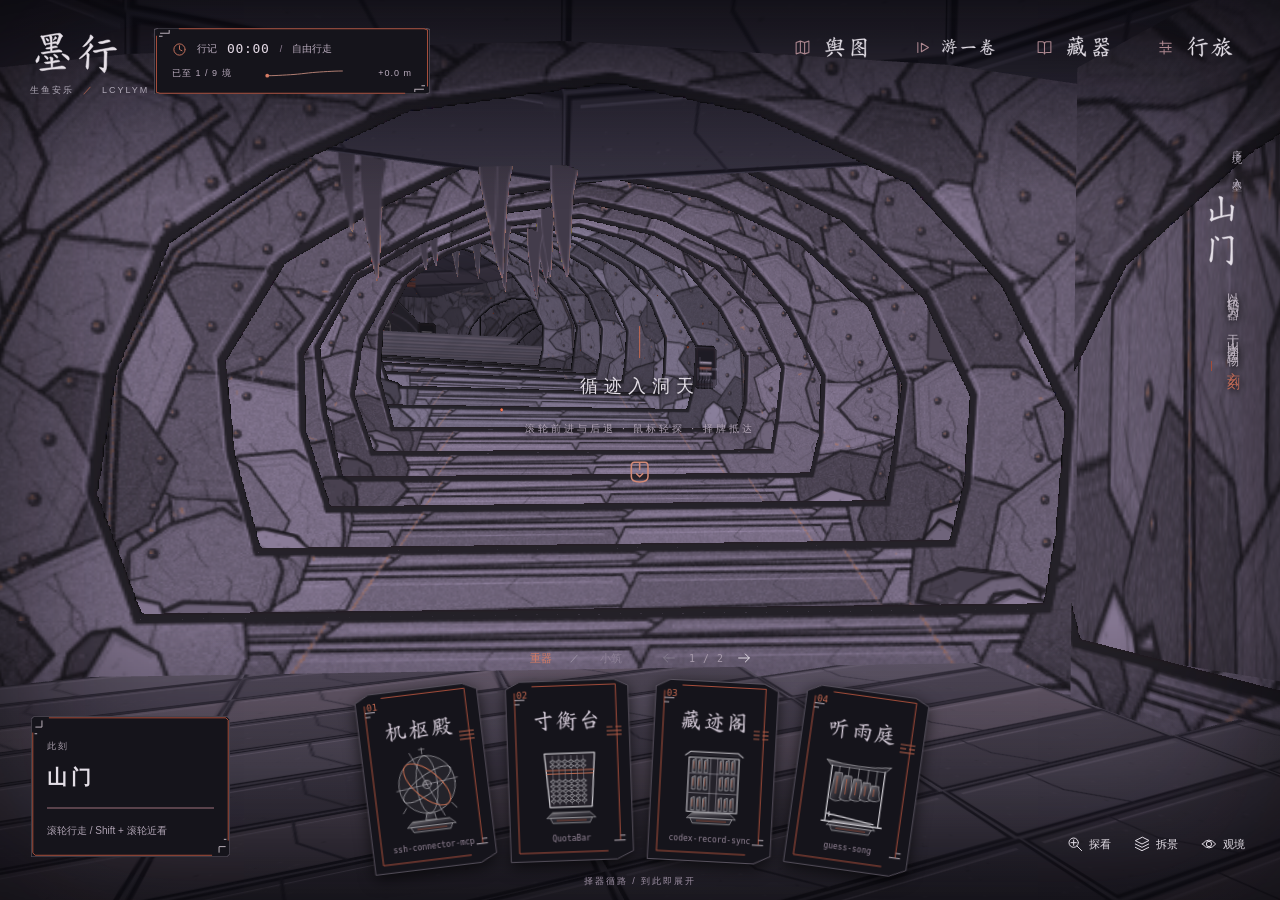
<file: index.html>
<!doctype html>
<html lang="zh-CN">
<meta charset="utf-8">
<meta name="viewport" content="width=device-width,initial-scale=1">
<meta http-equiv="refresh" content="0;url=new/ink-cavern-v8.html">
<title>墨行 · LCYLYM</title>
<p><a href="new/ink-cavern-v8.html">进入墨行 · LCYLYM 交互作品集</a></p>
</html>
</file>
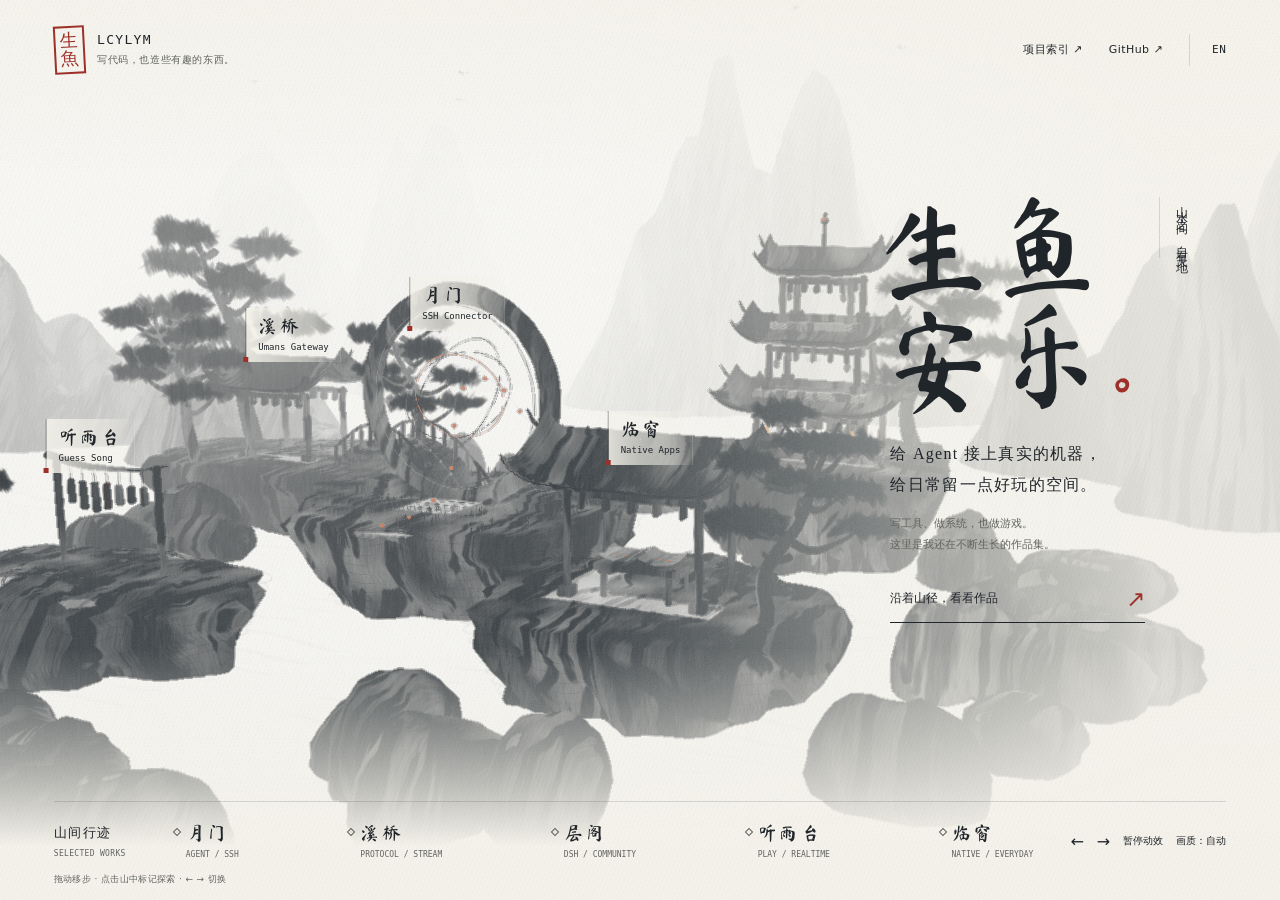
<file: studio/index.html>
<!doctype html>
<html lang="zh-CN">
  <head>
    <meta charset="utf-8" />
    <meta
      name="viewport"
      content="width=device-width, initial-scale=1, viewport-fit=cover"
    />
    <meta
      name="description"
      content="生鱼安乐 / LCYLYM 的交互作品集。走进水墨山水，探索 SSH 与 Agent 基础设施、协议网关、DSH 社区插件、多人游戏和原生应用。"
    />
    <meta name="theme-color" content="#f3f1e9" />
    <title>生鱼安乐 · 山水之间</title>
    <link rel="icon" href="data:," />
    <link rel="stylesheet" href="styles/landscape.css" />
  </head>
  <body>
    <a class="skip" href="#project-index">阅读项目索引 / Read project index</a>
    <canvas
      id="landscape"
      aria-label="可交互的水墨山水作品集。也可使用下方导航浏览项目。"
    ></canvas>
    <div class="atmosphere" aria-hidden="true"></div>
    <div class="paper-grain" aria-hidden="true"></div>
    <header class="masthead">
      <a href="#" class="identity" aria-label="LCYLYM 首页"
        ><span class="seal" aria-hidden="true">生<br />魚</span
        ><span
          >LCYLYM<small data-i18n="identity"
            >写代码，也造些有趣的东西。</small
          ></span
        ></a
      >
      <nav aria-label="主导航">
        <button class="quiet" id="index-open" data-i18n="index">
          项目索引 ↗</button
        ><a
          class="quiet external"
          href="https://github.com/LCYLYM"
          target="_blank"
          rel="noreferrer"
          >GitHub ↗</a
        ><button
          class="quiet lang"
          id="language"
          aria-label="Switch to English"
        >
          EN
        </button>
      </nav>
    </header>
    <main id="experience">
      <div id="place-labels" aria-label="场景中的项目"></div>
      <div id="mechanism-labels" aria-label="场景中的机制标注"></div>
      <section class="intro" id="intro" aria-labelledby="name">
        <div class="name-composition">
          <h1 id="name">生鱼<br />安乐<span class="name-dot">。</span></h1>
          <span class="vertical-note" data-i18n="margin"
            >山水之间，自有天地</span
          >
        </div>
        <p class="intro-text" data-i18n="intro">
          给 Agent 接上真实的机器，<br />给日常留一点好玩的空间。
        </p>
        <p class="intro-secondary" data-i18n="intro2">
          写工具、做系统，也做游戏。<br />这里是我还在不断生长的作品集。
        </p>
        <button class="enter" id="enter">
          <span data-i18n="enter">沿着山径，看看作品</span
          ><span aria-hidden="true">↗</span>
        </button>
      </section>
      <section
        class="chapter"
        id="chapter"
        aria-labelledby="chapter-title"
        hidden
      >
        <button class="back quiet" id="back" data-i18n="back">
          ← 回到山水
        </button>
        <p class="chapter-project" id="chapter-project"></p>
        <h2 id="chapter-title"></h2>
        <p class="chapter-subtitle" id="chapter-subtitle"></p>
        <nav id="mechanism-steps" aria-label="工程机制图解"></nav>
        <section id="step-reading" aria-live="polite">
          <p class="step-code" id="step-code"></p>
          <p id="step-description"></p>
        </section>
        <p class="eyebrow" id="chapter-meta"></p>
        <div class="source-links" id="source-links"></div>
        <div class="experiment">
          <button id="experiment-button"></button
          ><output id="experiment-result" aria-live="polite"></output>
        </div>
        <button id="study-open" class="study-open" data-i18n="studyOpen">
          展开工程手记 ↗
        </button>
      </section>
      <p
        id="scene-status"
        class="scene-status"
        role="status"
        data-i18n="loading"
      >
        正在铺开山水…
      </p>
    </main>
    <footer class="route">
      <div class="route-heading">
        <span data-i18n="walk">山间行迹</span
        ><small id="route-progress">SELECTED WORKS</small>
      </div>
      <nav class="places" id="places" aria-label="项目路线"></nav>
      <div class="view-controls">
        <button id="previous" aria-label="上一个项目">←</button
        ><button id="next" aria-label="下一个项目">→</button
        ><button id="motion" data-i18n="motion">暂停动效</button>
        <button id="quality" aria-label="画质模式">画质：自动</button>
      </div>
    </footer>
    <p class="gesture-note" data-i18n="gesture">
      拖动移步 · 点击山中标记探索 · ← → 切换
    </p>
    <dialog id="index-dialog" aria-labelledby="index-title">
      <div class="index-top">
        <div>
          <p class="eyebrow">LCYLYM / PROJECT INDEX</p>
          <h2 id="index-title" data-i18n="all">做过的、正在做的。</h2>
        </div>
        <button id="index-close" data-i18n="close">返回山水 ×</button>
      </div>
      <p class="index-intro" data-i18n="indexIntro">
        项目大小不同，值得讲的部分也不同。点进源码，看具体的设计与取舍。
      </p>
      <label class="index-search"
        ><span data-i18n="search">查找项目</span
        ><input id="project-search" type="search" autocomplete="off"
      /></label>
      <div id="project-index"></div>
      <section class="private-work">
        <p class="eyebrow">ONGOING EXPLORATIONS</p>
        <h3 data-i18n="privateTitle">还有一些工作，暂时留在山后。</h3>
        <p data-i18n="privateText">
          也在做未公开的浏览器自动化、Agent
          工作流与本地系统实验。这里先记下方向，等有适合公开的实现，再接入这片山水。
        </p>
      </section>
      <p class="authorship" data-i18n="authorship">
        这些项目由我提出需求、设计、集成和持续迭代，也大量使用 AI
        编程工具。每个项目的能力与限制，以源码和各自文档为准。
      </p>
    </dialog>
    <dialog id="study-dialog" aria-labelledby="study-title">
      <div class="study-toolbar">
        <span>LCYLYM / ENGINEERING NOTES</span
        ><button id="study-close" data-i18n="studyClose">回到现场 ×</button>
      </div>
      <article id="study-content"></article>
    </dialog>
    <noscript
      ><section class="static-reading">
        <h1>生鱼安乐 / LCYLYM</h1>
        <p>Agent 基础设施、原生应用与实时游戏。</p>
        <a href="https://github.com/LCYLYM/ssh-connector-mcp"
          >SSH Connector MCP</a
        >
        ·
        <a href="https://github.com/LCYLYM/umans-transparent-gateway"
          >Umans Transparent Gateway</a
        >
        ·
        <a href="https://github.com/LCYLYM/dsh-plugin-compat-guardian"
          >DSH Plugin Compat Guardian</a
        >
        · <a href="https://github.com/LCYLYM/guess-song">Guess Song</a> ·
        <a href="https://github.com/LCYLYM/mac-markdown-pad"
          >Mac Markdown Pad</a
        >
        <p><a href="https://github.com/LCYLYM">完整项目列表</a></p>
      </section></noscript
    >
    <script type="module" src="js/main.js"></script>
  </body>
</html>
</file>
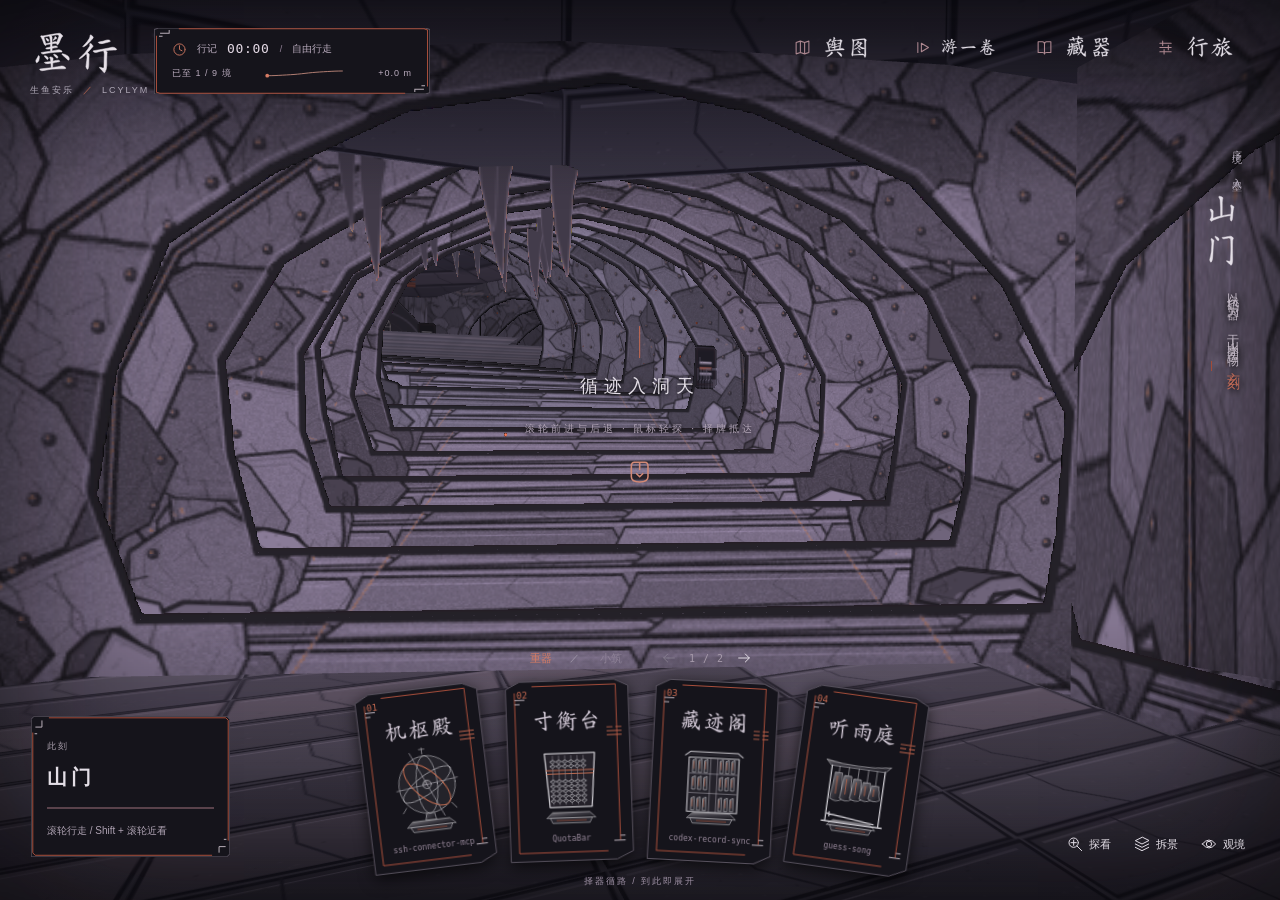
<file: new/ink-cavern-v8.html>
<!DOCTYPE html>
<html lang="zh-CN"><head><meta charset="utf-8"/><meta content="width=device-width,initial-scale=1,viewport-fit=cover" name="viewport"/><meta content="#15131a" name="theme-color"/><meta content="LCYLYM 的开源器物洞天：滚轮深入，择牌循路，抵达展卷。" name="description"/><title>墨行 · 玄刻 v8 — LCYLYM</title><style>:root{--ink:#141319;--surface:#1d1b23;--text:#e3dee6;--muted:#9e97a6;--line:#5a535f;--accent:#c86a50;--ease:cubic-bezier(.2,.75,.2,1);color-scheme:dark}*{box-sizing:border-box}html,body{margin:0;width:100%;height:100%;overflow:hidden}body{background:#101015;color:var(--text);font:500 14px/1.65 -apple-system,BlinkMacSystemFont,"Segoe UI","Microsoft YaHei","Noto Sans CJK SC",sans-serif;-webkit-font-smoothing:antialiased}button,input,select{font:inherit}button,a{color:inherit;-webkit-tap-highlight-color:transparent}button{position:relative;isolation:isolate;border:0;background:none;padding:9px 13px;cursor:pointer;transition:color .16s,transform .16s}button:hover,a:hover{color:#f48a68}button:active{transform:translateY(1px)}button:disabled{opacity:.25;cursor:default}button:focus-visible,a:focus-visible,input:focus-visible,select:focus-visible{outline:2px solid var(--accent);outline-offset:4px}a{text-decoration:none}input{accent-color:var(--accent)}input[type=search]{color:var(--text);background:transparent;border:0;min-width:0;outline-offset:0;padding:10px}select{background:#1e1b23;color:var(--text);border:1px solid #58505f;padding:7px 10px}input[type=range]{width:135px}[hidden]{display:none!important}svg{display:block}.icon{width:21px;height:21px;flex-shrink:0;stroke:currentColor;fill:none}.trigram{width:33px;height:26px;color:var(--accent)}.vector-surface{position:absolute;inset:0;width:100%;height:100%;pointer-events:none;z-index:-1}.vector-surface.surface-control{opacity:0;transition:opacity .18s}.vector-surface.surface-control path:first-child{fill:#17151de6}.vector-surface.surface-control path:not(:first-child){opacity:.25}button:hover>.vector-surface.surface-control,button:focus-visible>.vector-surface.surface-control{opacity:1}.btn-label{position:relative}button svg:not(.icon):not(.vector-surface):not(.trigram){fill:currentColor;max-width:100%;height:100%}img{display:block;max-width:100%}#stage{position:fixed;inset:0;width:100%;height:100%;touch-action:none;outline:none}.scene-shade{position:fixed;inset:0;pointer-events:none;box-shadow:inset 0 0 160px 18px #070609b0;background:linear-gradient(#06060da3,transparent 22%,transparent 69%,#06060c9f)}#turnShade{display:none}.header{position:fixed;top:24px;left:30px;right:26px;display:flex;align-items:flex-start;justify-content:space-between;z-index:10;pointer-events:none}.header button{pointer-events:auto}.brand{padding:0;text-align:left}.brand>span{display:block;width:94px;height:59px;color:#e6e0e7}.brand small{display:block;font-size:9px;letter-spacing:2px;color:#b3acba}.brand i{font-style:normal;padding:0 4px;color:var(--accent)}.header nav{display:flex;gap:10px}.header nav button{display:flex;align-items:center;gap:8px;height:47px;padding:10px 14px;font-size:13px;letter-spacing:2px}.header nav .btn-label svg{max-width:62px;height:25px}.header nav .icon{width:17px;height:17px;color:#ad8890}.chapter{position:fixed;right:36px;top:142px;writing-mode:vertical-rl;display:flex;gap:12px;align-items:flex-start;pointer-events:none;z-index:4;text-shadow:0 2px 9px #030207}.chapter small{font-size:10px;letter-spacing:4px;color:#b9b0c0}.chapter h1{margin:0;font-size:27px;letter-spacing:6px;font-weight:800;line-height:1.5}.chapter h1 svg{width:112px;height:40px;writing-mode:horizontal-tb;transform-origin:top right;display:none}.chapter p{margin:0 2px;font-size:12px;letter-spacing:4px;max-height:200px;color:#c0b6c3}.red-seal{background:none;color:#c06a56;border-left:1px solid #a14c39;writing-mode:vertical-rl;padding-left:11px;font-size:13px;letter-spacing:5px}.intro-guide{position:fixed;left:50%;top:45%;transform:translate(-50%,-50%);text-align:center;z-index:4;pointer-events:none;transition:opacity .6s;text-shadow:0 2px 7px #030307}.intro-guide p{font-size:18px;letter-spacing:6px;margin:14px 0}.intro-guide small{font-size:10px;letter-spacing:3px;color:#b2a5b7}.guide-line{height:32px;width:1px;background:var(--accent);display:block;margin:auto}.guide-mouse .icon{height:25px;width:25px;margin:20px auto 0;color:#d28975}.engaged #introGuide{opacity:0}.route-note{position:fixed;left:31px;bottom:43px;width:199px;padding:17px 16px;z-index:7;isolation:isolate}.route-note small{font-size:9px;letter-spacing:2px;color:#a99fac}.route-note strong{display:block;font-size:20px;font-weight:700;letter-spacing:4px;margin:5px 0}.route-note p{font-size:10px;line-height:1.8;margin:0;color:#afa3b3}.route-note button{padding:6px 0 0;color:var(--accent);font-size:12px}.distance-line{width:100%;height:2px;background:#59424b;margin:13px 0}.distance-line i{height:2px;display:block;background:#c97155;width:0}.right-tools{position:fixed;right:25px;bottom:37px;display:flex;gap:3px;z-index:7}.right-tools button{display:flex;align-items:center;gap:6px;font-size:11px;padding:10px}.right-tools button .icon{width:16px;height:16px}.right-tools button[aria-pressed=true]{color:var(--accent)}.hand{position:fixed;bottom:0;left:50%;transform:translateX(-50%) translateY(var(--hand-bob,0px));z-index:8;pointer-events:none;width:630px}.deck-controls{display:flex;align-items:center;justify-content:center;gap:13px;font-size:11px;letter-spacing:3px;margin-bottom:9px}.deck-controls button,.page-controls{pointer-events:auto}.deck-controls button{padding:5px}.deck-controls button[aria-pressed=true]{color:#d77c64}.deck-controls button[aria-pressed=false]{color:#8e8297}.deck-controls i{font-size:9px;font-style:normal;opacity:.5}.page-controls{display:flex;align-items:center;gap:9px;margin-left:18px}.page-controls button{padding:3px}.page-controls .icon{width:16px;height:16px}.page-controls small{font:10px/1.5 ui-monospace,monospace;letter-spacing:1px;color:#a69aaa}#cards{height:180px;display:flex;justify-content:center;align-items:flex-end;gap:6px;perspective:900px}.card{pointer-events:auto;width:125px;height:181px;padding:10px 8px 7px;text-align:center;transform:translateY(var(--y,0px)) rotate(var(--angle));transform-origin:50% 130%;transition:transform .24s var(--ease);position:relative;isolation:isolate;filter:drop-shadow(0 4px 8px #000a);color:#d5ccd9;flex-shrink:0}.card:hover,.card:focus-visible{transform:translateY(-19px) rotate(0) rotateY(var(--tilt,0deg));z-index:6;color:#f1e7f0}.card[aria-current=true]>.vector-surface>path:first-child{stroke:#d07b63;fill:#261b23}.card .number{font:9px/1.1 ui-monospace,monospace;color:var(--accent);position:absolute;top:10px;left:12px}.card h3{font-size:15px;font-weight:700;letter-spacing:2px;height:26px;margin:7px 0 0}.card h3 svg{width:85px;max-height:27px;margin:auto;fill:currentColor}.card img{height:96px;width:100%;object-fit:contain;mix-blend-mode:normal;filter:none}.card small{display:block;font:8px/1.2 ui-monospace,monospace;white-space:nowrap;overflow:hidden;text-overflow:ellipsis;color:#958698;margin-top:4px}.card .visited{position:absolute;right:9px;top:10px;font:8px/1.1 inherit;color:#d07b63}.card .trigram{position:absolute;right:9px;top:42px;width:16px;opacity:.65}.hand-hint{text-align:center;font-size:9px;letter-spacing:2px;color:#9f91a5;margin:13px 0 11px}.hand-hint span{color:var(--accent);margin:0 9px}.paper-label{isolation:isolate;color:#e0cbd6;padding:11px 21px;font-size:12px;letter-spacing:3px;position:relative;background:#201720d9;border-bottom:1px solid #914c42}#readHere{position:fixed;left:50%;top:52%;transform:translate(-50%,-50%);z-index:6}#branchLinks{position:fixed;top:60%;left:8%;right:8%;display:flex;justify-content:space-between;pointer-events:none;z-index:6}#branchLinks button{pointer-events:auto;padding:9px 14px;max-width:180px;font-size:12px;background:#141019bd;border-bottom:1px solid #815346;color:#c7b8c9;letter-spacing:2px}.touch-travel{display:none}#toast{position:fixed;left:50%;bottom:266px;transform:translateX(-50%);max-width:88vw;background:#1c1525eb;color:#d8ccd9;border-left:2px solid #ad503b;padding:12px 21px;opacity:0;pointer-events:none;z-index:100;transition:opacity .2s;font-size:12px}#toast.show{opacity:1}#restoreButton{position:fixed;bottom:25px;right:30px;z-index:12;color:#d5c5d9;font-size:12px}.quiet .header,.quiet .chapter,.quiet .hand,.quiet .route-note,.quiet .right-tools,.quiet .intro-guide,.quiet #destination,.quiet .touch-travel,.quiet #tourHUD{display:none}.inspecting .hand,.inspecting .chapter,.inspecting .route-note,.inspecting #destination,.inspecting .intro-guide,.inspecting .right-tools{display:none}#tourHUD{position:fixed;top:28px;left:154px;z-index:9;padding:12px 18px;min-width:276px;isolation:isolate;font-size:10px;color:#baacbe}#tourHUD .hud-top{display:flex;gap:10px;align-items:center}#tourHUD .icon{width:15px;height:15px;color:#cc765f}#tourHUD strong{font:13px/1.4 ui-monospace,monospace;letter-spacing:.7px;color:#e4d9e5}#tourHUD small{color:#99889f;font-size:9px}.hud-bottom{display:flex;justify-content:space-between;gap:18px;align-items:center;margin-top:7px;font-size:9px;letter-spacing:1px}#terrainGauge{width:84px;height:17px;color:#b98478;overflow:visible}#inspector{position:fixed;bottom:25px;left:50%;transform:translateX(-50%);width:min(790px,92vw);padding:24px 28px;isolation:isolate;z-index:14;color:#c8bacf}#inspector header{display:flex;justify-content:space-between;gap:20px;align-items:center}#inspector strong{font-size:16px;letter-spacing:2px}#inspector p{font-size:11px;color:#a599ae}.inspector-sliders{display:flex;gap:28px;font-size:12px}.inspector-sliders label{display:flex;align-items:center;gap:12px}.layer-toggles{display:flex;gap:28px;font-size:12px;margin:14px 0}#inspectStats{font-size:10px;color:#a69ab0}
/* All panel substrates and frames are SVG; no paper simulation, no blur. */
dialog{isolation:isolate;color:var(--text);font-size:14px;padding:0;border:0;background:transparent;max-height:89dvh;overflow:auto;filter:drop-shadow(0 18px 45px #000c);scrollbar-color:#70586d #16121b}dialog::backdrop{background:#050309b9}dialog>.vector-surface{position:fixed;z-index:-1}dialog header{display:flex;justify-content:space-between;align-items:center;gap:16px}dialog header button{font-size:12px;display:flex;gap:6px;align-items:center}dialog header button .icon{width:15px;height:15px}dialog p{line-height:1.9}dialog h2{font-size:26px;font-weight:700}dialog h2 svg{height:33px;max-width:170px;fill:currentColor}dialog footer{display:flex;justify-content:space-between;align-items:center}.folio-dialog{width:min(1080px,calc(100vw - 70px));background:#16121c}.folio-heading{padding:19px 28px;border-bottom:1px solid #63465355;font-size:11px;letter-spacing:3px}.folio-heading i{font-style:normal;color:var(--accent);margin:0 10px}.folio-heading small{font:10px/1.4 ui-monospace,monospace;color:#8f7f95}.book{display:grid;grid-template-columns:35% 65%;padding:26px 31px 26px}.illustration{isolation:isolate;position:relative;margin:0;padding:20px 17px 28px;display:flex;flex-direction:column;align-items:center;min-height:340px}.illustration:before{content:none}.illustration>small{align-self:flex-start;font-size:10px;letter-spacing:4px;color:#a48baa}.engraving{position:relative;display:flex;justify-content:center;align-items:center;width:100%;flex:1;min-height:225px}.engraving img{max-height:256px;width:90%;object-fit:contain}.orbit-line{display:none}.illustration figcaption{font-size:12px;letter-spacing:2px;margin:16px 14px 0;color:#ad96b3;text-align:center}.stamp{position:absolute;right:17px;bottom:16px;font-size:11px;color:#c47a66;border-left:1px solid #925241;padding-left:10px;writing-mode:vertical-rl;letter-spacing:5px}.copy{padding:6px 0 0 34px}.copy .eyebrow{font-size:10px;letter-spacing:3px;color:#c27c69;margin:0 0 12px}.copy h2{font-family:ui-monospace,SFMono-Regular,Consolas,monospace;font-size:25px;font-weight:600;line-height:1.3;overflow-wrap:anywhere;margin:0 0 18px;color:#ede3ed}.copy p{font-size:13px;color:#b3a8bd;font-weight:400}.copy .summary{font-size:16px;font-weight:600;color:#ddd0df;margin:0 0 17px}.feature{display:flex;gap:15px;font-size:12px;line-height:1.65;border-top:1px solid #8a6c872b;padding:10px 0;color:#c3b6ce}.feature span{font:10px/1.7 ui-monospace,monospace;min-width:15px;color:#b76b59}.copy .stack{font:10px/1.9 ui-monospace,monospace;color:#92829e}.copy .note{font-size:10px;line-height:1.7;color:#8b7c96}.copy footer{margin-top:21px;border-top:1px solid #82687f44;padding-top:13px}.copy footer a{font-size:13px;display:flex;align-items:center;gap:8px;color:#cc8c78}.copy footer a .icon{width:18px;height:18px}.copy footer button{font-size:12px;display:flex;gap:7px;align-items:center}.folio-foot{padding:15px 26px 22px;border-top:1px solid #684a6355;gap:22px}.folio-foot>div{display:flex;gap:14px;align-items:center;min-width:0}.folio-foot small{font-size:9px;color:#8f7c98;white-space:nowrap}#related{display:flex;gap:4px;flex-wrap:wrap}#related button{padding:4px 6px;font-size:11px;color:#bfa1c3}.folio-foot nav{display:flex;gap:6px;flex-shrink:0}.folio-foot nav button{font-size:11px}.read-timer{padding:10px 25px;display:flex;align-items:center;gap:15px;font-size:11px;border-bottom:1px solid #6a40543c}.read-timer i{flex:1;min-width:30px;height:2px;background:#4d2c3e}.read-timer b{display:block;height:2px;background:#d27458}.read-timer button{font-size:11px;padding:5px;color:#c88471}.paper-dialog{width:min(940px,calc(100vw - 60px));padding:28px 32px;background:#16121c}.paper-dialog>header{border-bottom:1px solid #76567044;padding-bottom:14px;margin-bottom:18px}.paper-dialog>header span{font-size:9px;letter-spacing:2px;color:#8f7a9a}.paper-dialog>header h2{margin:0}.map-intro{font-size:12px;color:#aa96b8}.paper-dialog footer{font-size:12px}.paper-dialog footer button{color:#c27b66}#mapSVG{width:100%;max-height:55vh;display:block}.map-edge{fill:none;stroke:#64506c;stroke-width:1.5;stroke-dasharray:4 6}.map-edge.active{stroke:#d47559;stroke-width:3;stroke-dasharray:none}.map-node{cursor:pointer;outline:none}.map-node circle{fill:#201724;stroke:#a896b5;stroke-width:2}.map-node:hover circle,.map-node:focus-visible circle{fill:#ba674f}.map-node text{font:600 16px/1.2 -apple-system,BlinkMacSystemFont,"Microsoft YaHei",sans-serif;fill:#d7c6df;letter-spacing:1px}.map-node .map-caption{font-size:10px;fill:#b092b9;letter-spacing:0}.map-node.visited circle{stroke:#cb785f}.search-box{display:flex;gap:15px;align-items:center;border-bottom:1px solid #80638088;padding:5px 0;font-size:13px;color:#bfa7c7}.search-box input{flex:1;font-size:14px}.catalog-note{font-size:11px;color:#9b88a7}#catalogList{display:grid;grid-template-columns:1fr 1fr;gap:0 26px}.catalog-entry{border-top:1px solid #7d648633;padding:18px 0;display:grid;grid-template-columns:74px 1fr;gap:15px}.catalog-entry img{width:74px;height:95px;object-fit:contain}.catalog-entry h3{font-size:16px;letter-spacing:2px;margin:0 0 7px}.catalog-entry .repo{font:10px/1.5 ui-monospace,monospace;color:#a997b3;overflow-wrap:anywhere}.catalog-entry p{font-size:11px;font-weight:400;margin:7px 0;color:#baa8c4;line-height:1.75}.catalog-entry .origin{font-size:9px;color:#c08470}.catalog-entry footer button{padding:4px 7px 4px 0;font-size:11px;color:#c7806d}.settings{width:min(570px,90vw)}.settings>label{display:flex;align-items:center;justify-content:space-between;gap:20px;font-size:13px;padding:12px 0;border-bottom:1px solid #65526933}.settings p{font-size:12px;color:#a495b2}.settings small{font:10px/1.7 ui-monospace,monospace;color:#8b7c99}#loading{position:fixed;inset:0;background:#110e16;z-index:200;display:flex;flex-direction:column;align-items:center;justify-content:center;color:#cdbbd6}.loading-ink{font-size:60px;font-weight:800;letter-spacing:12px;color:#d8ccdF}.loading-ink svg{width:150px;fill:currentColor}#loading p{font-size:12px;letter-spacing:4px;margin-top:28px}#loading span{font-size:10px;color:#94799d;margin-top:15px}.noscript{position:fixed;inset:30%;z-index:300;background:#16121c;padding:30px}.reduced *,.reduced *::after{animation:none!important;transition-duration:.01s!important}
@media(min-width:1800px){.card{width:145px;height:209px}.card img{height:118px}#cards{height:205px}.hand{width:720px}}
@media(max-height:720px) and (min-width:760px){.header{top:16px}.brand>span{height:45px;width:75px}.chapter{top:105px}.hand{width:520px}.card{width:109px;height:145px}.card img{height:65px}#cards{height:145px}.card h3{margin-top:4px;font-size:14px}.hand-hint{margin:9px 0}.route-note{bottom:25px}.book{padding:18px 26px}.engraving img{max-height:190px}.illustration{min-height:270px}.engraving{min-height:185px}.copy .summary{font-size:15px}.copy h2{font-size:21px}.copy p{font-size:12px}#tourHUD{top:19px}}
@media(max-width:760px){.header{top:max(16px,env(safe-area-inset-top));left:18px;right:10px}.brand>span{width:72px;height:43px}.brand small{font-size:7px;letter-spacing:1px}.header nav{gap:0}.header nav button{width:49px;height:41px;padding:4px;flex-direction:column;gap:1px;font-size:10px;letter-spacing:1px}.header nav .icon{width:15px;height:15px}.header nav .btn-label svg{height:18px;width:38px}#tourHUD{left:18px;right:18px;top:87px;padding:9px 12px;min-width:0;max-width:354px}#tourHUD .hud-top{font-size:9px;gap:8px}#tourHUD strong{font-size:11px}.hud-bottom{font-size:8px;margin-top:3px;gap:7px}#terrainGauge{width:62px}.chapter{right:18px;top:172px;gap:7px}.chapter small{font-size:8px;letter-spacing:2px}.chapter h1{font-size:19px;letter-spacing:4px}.chapter p{display:none}.red-seal{font-size:11px;padding-left:6px}.intro-guide{top:44%;width:95%}.intro-guide p{font-size:15px;letter-spacing:4px}.intro-guide small{font-size:9px;letter-spacing:1px}.hand{width:100%;bottom:max(0px,env(safe-area-inset-bottom))}.deck-controls{margin-bottom:7px;gap:12px;font-size:10px}.page-controls{margin-left:9px}#cards{height:140px;gap:4px}.card{width:22vw;max-width:116px;height:140px;padding:9px 5px}.card h3{font-size:12px;letter-spacing:0;height:20px;margin-top:5px}.card h3 svg{max-width:63px;height:21px}.card img{height:70px}.card .number{left:8px;top:7px;font-size:7px}.card .visited{font-size:7px;right:8px;top:8px}.card small{font-size:6px;line-height:1.1}.card .trigram{width:12px;top:37px;right:6px}.card:hover{transform:translateY(-9px) rotate(0deg)}.hand-hint{font-size:8px;margin:12px 0}.route-note{left:16px;bottom:218px;width:152px;padding:11px 14px}.route-note small{font-size:8px}.route-note strong{font-size:16px;margin:3px 0}.route-note p{display:none}.distance-line{margin:7px 0}.right-tools{right:9px;bottom:211px;gap:0}.right-tools button{padding:8px;font-size:9px;flex-direction:column;gap:4px}.right-tools .icon{width:16px}.touch-travel{display:flex;position:fixed;right:17px;bottom:273px;z-index:7;align-items:center;font-size:9px;color:#ad8fb8}.touch-travel button{padding:10px}.touch-travel .icon{width:19px}#readHere{font-size:10px;padding:8px 12px;top:53%}#branchLinks{top:61%;left:4%;right:4%;flex-wrap:wrap;gap:6px}#branchLinks button{font-size:9px;letter-spacing:1px;max-width:42%;padding:6px 10px}dialog{max-height:91dvh}.folio-dialog{width:calc(100vw - 20px)}.folio-heading{padding:12px 15px;gap:8px;font-size:9px;letter-spacing:1px}.folio-heading small{font-size:8px}.folio-heading button{padding:5px;font-size:10px}.book{grid-template-columns:1fr;padding:17px}.illustration{display:grid;grid-template-columns:1fr 104px;min-height:142px;height:142px;padding:16px}.illustration>small{grid-column:1;grid-row:1;font-size:10px;align-self:start}.engraving{grid-column:2;grid-row:1/3;min-height:110px;height:110px}.engraving img{height:110px;width:100%}.illustration figcaption{grid-column:1;grid-row:2;max-width:148px;text-align:left;margin:0;font-size:12px;line-height:1.7}.stamp{right:auto;left:17px;bottom:13px;writing-mode:horizontal-tb;font-size:9px;letter-spacing:2px}.copy{padding:21px 2px 0}.copy h2{font-size:20px;margin-bottom:13px}.copy .summary{font-size:15px}.copy p{font-size:13px}.folio-foot{display:block;padding:14px 18px}.folio-foot>div{margin-bottom:12px;gap:9px}.folio-foot nav{justify-content:space-between}.read-timer{padding:9px 14px;gap:7px;font-size:10px}.read-timer button{font-size:9px}.paper-dialog{width:calc(100vw - 24px);padding:18px}.paper-dialog>header h2 svg{height:27px;max-width:93px}.paper-dialog>header span{font-size:8px;letter-spacing:0}.paper-dialog>header button{padding:4px;font-size:10px}#mapSVG{min-height:285px;max-height:48vh}#catalogList{grid-template-columns:1fr}.catalog-entry{grid-template-columns:68px 1fr}.settings{width:calc(100vw - 26px)}.settings>label{font-size:12px}#inspector{padding:16px;bottom:20px}#inspector strong{font-size:13px}#inspector p{font-size:10px}.inspector-sliders{gap:13px;flex-wrap:wrap}.inspector-sliders label{font-size:11px}.layer-toggles{gap:11px;font-size:10px}#toast{font-size:11px;bottom:360px}}
@media(prefers-reduced-motion:reduce){*{animation:none!important;transition:none!important}}

.header nav .btn-label{width:58px;height:27px;display:block}.card-sign{position:absolute;right:8px;top:42px;width:17px;height:20px}.card-sign .trigram{position:static!important;width:17px!important;height:20px!important}.chapter h1 svg{display:block;width:41px;height:auto;max-height:149px;transform:none;fill:currentColor}.chapter h1{writing-mode:horizontal-tb}.header nav .btn-label svg{display:block;width:100%;height:100%;fill:currentColor}@media(max-width:760px){.header nav .btn-label{width:38px;height:18px}.chapter h1 svg{width:30px;max-height:115px}.card-sign{top:35px;width:12px}.card-sign .trigram{width:12px!important}}

#readHere{display:flex;align-items:center;gap:10px}#readHere .icon{width:16px;height:16px}#branchLinks button{display:flex;align-items:center;gap:8px}#branchLinks .icon{width:14px;height:14px}#exitInspector{display:flex;align-items:center;gap:8px}#exitInspector .icon{width:15px;height:15px}

#railOverlay{display:none;position:fixed;inset:0;width:100%;height:100%;pointer-events:none;z-index:3}.inspecting #railOverlay{display:block}

@media(max-width:760px){#cards>.card:first-child{--angle:-4deg!important}#cards>.card:last-child{--angle:4deg!important}}
</style></head><body>
<div id="loading" role="status"><div class="loading-ink" data-letter="墨行">墨行</div><p>山势相连 · 刻石入境</p><span id="loadState">展开独立画片</span></div>
<canvas aria-label="连续四面叠片洞穴。滚轮前后行走，鼠标轻探，按住近看；九境有真实高差。" id="stage" tabindex="0"></canvas>
<div aria-hidden="true" class="scene-shade"></div><svg id="railOverlay" aria-hidden="true"><path id="railPath" fill="none" stroke="#e48160" stroke-width="2" stroke-dasharray="6 4"/></svg>
<header class="header"><button aria-label="循路回山门" class="brand" id="homeButton"><span data-letter="墨行">墨行</span><small>生鱼安乐 <i>／</i> LCYLYM</small></button><nav aria-label="游览导航"><button data-letter="舆图" id="mapButton">舆图</button><button data-letter="游一卷" id="tourButton">游一卷</button><button data-letter="藏器" id="catalogButton">藏器</button><button data-letter="行旅" id="settingsButton">行旅</button></nav></header><section aria-label="游览计时与海拔" id="tourHUD"><div class="hud-top"><span id="hudIcon"></span><span>行记</span><strong id="elapsedTime">00:00</strong><small>/</small><span id="etaTime">自由行走</span></div><div class="hud-bottom"><span id="tourStation">已至 1 / 9 境</span><svg aria-label="当前道路高程" id="terrainGauge" viewbox="0 0 80 18"><path d="M0 14H80" fill="none" id="profilePath" stroke="currentColor" stroke-width="1"></path><circle fill="#d77c64" id="profileDot" r="2"></circle></svg><span id="heightNow">+0.0 m</span></div></section>
<aside class="chapter"><small id="chapterTag">序境 · 入山</small><h1 data-letter="山门" id="chapterName">山门</h1><p id="chapterPoem">沿墨入山，于洞天藏器。</p><span class="red-seal">玄刻</span></aside>
<section class="intro-guide" id="introGuide"><span class="guide-line"></span><p>循迹入洞天</p><small>滚轮前进与后退 · 鼠标轻探 · 择牌抵达</small><span class="guide-mouse">⌄</span></section>
<div id="destination"><button class="paper-label" hidden="" id="readHere">展卷 · 此境藏器</button><div id="branchLinks"></div></div>
<aside class="route-note"><small id="routeState">择一器 · 入一境</small><strong id="routeTitle">山门</strong><div class="distance-line"><i id="routeProgress"></i></div><p id="routeHint">滚轮行走 / 鼠标探视</p><button hidden="" id="pauseButton">止步</button></aside>
<div class="right-tools"><button aria-pressed="false" id="focusButton">探看</button><button id="inspectButton">拆景</button><button id="quietButton">观境</button></div>
<button hidden="" id="restoreButton">返回游览</button>
<section aria-label="项目手牌" class="hand"><div class="deck-controls"><button aria-pressed="true" id="majorTab">重器</button><i>／</i><button aria-pressed="false" id="minorTab">小筑</button><span class="page-controls"><button aria-label="上一组手牌" id="deckPrev">‹</button><small id="deckPage">1 / 2</small><button aria-label="下一组手牌" id="deckNext">›</button></span></div><div id="cards"></div><p class="hand-hint">择器循路 / 到此即展开</p></section>
<div class="touch-travel"><button aria-label="后退一段" id="backButton">←</button><span>踏墨</span><button aria-label="前进一段" id="forwardButton">→</button></div>
<div aria-live="polite" id="toast" role="status"></div>
<section hidden="" id="inspector"><header><strong>洞有四面，路有高低。</strong><button id="exitInspector">回到画中 ×</button></header><p>真实世界坐标；四面独立叠片，切换岔路不更换场景。</p><div class="inspector-sliders"><label>侧观 <input id="orbit" max="-20" min="-150" type="range" value="-55"/></label><label>拆开上下 <input id="explode" max="100" min="0" type="range" value="25"/></label></div><div class="layer-toggles"><label><input checked="" data-layer="ceiling" type="checkbox"/>洞顶</label><label><input checked="" data-layer="left" type="checkbox"/>左壁</label><label><input checked="" data-layer="right" type="checkbox"/>右壁</label><label><input checked="" data-layer="floor" type="checkbox"/>脚下</label></div><small id="inspectStats"></small></section>
<dialog aria-labelledby="detailTitle" class="folio-dialog" id="detailDialog"><header class="folio-heading"><span>墨行 / 玄刻藏器</span><small id="detailIndex"></small><button id="closeDetail">合上</button></header><div class="read-timer" hidden="" id="readTimer"><span id="timerLabel"></span><i><b id="timerBar"></b></i><button id="holdButton">留步细读</button><button id="nextButton">收卷前行 →</button></div><div class="book"><figure class="illustration"><small id="detailRealm"></small><div class="engraving"><img alt="" id="detailArt"/><span class="orbit-line one"></span><span class="orbit-line two"></span></div><figcaption id="detailVerse"></figcaption><span class="stamp">藏器</span></figure><article class="copy"><p class="eyebrow" id="detailCategory"></p><h2 id="detailTitle"></h2><p class="summary" id="detailSummary"></p><p id="detailBody"></p><div id="detailFeatures"></div><p class="stack" id="detailStack"></p><p class="note" id="detailNote"></p><footer><a id="detailSource" rel="noopener noreferrer" target="_blank">观其源码 ↗</a><button id="detailTravel">循路前往 →</button></footer></article></div><footer class="folio-foot"><div><small>同境续读</small><span id="related"></span></div><nav><button id="prevDetail">← 上一器</button><button id="nextDetail">下一器 →</button></nav></footer></dialog>
<dialog aria-labelledby="mapTitle" class="paper-dialog" id="mapDialog"><header><span>九境 · 同一山势</span><h2 data-letter="舆图" id="mapTitle">舆图</h2><button data-close="">收卷 ×</button></header><p class="map-intro">朱线为路线，节点标注实际高程；九境同处一个空间，无换路遮屏。</p><svg aria-label="九境路线和实际地形高程，地图非比例地形" id="mapSVG" role="group" viewbox="0 0 920 540"></svg><footer><span id="mapVisited"></span><button id="mapTour">游八境 · 逐器展卷 →</button></footer></dialog>
<dialog aria-labelledby="catalogTitle" class="paper-dialog" id="catalogDialog"><header><span>LCYLYM ／ 开源器物</span><h2 data-letter="山川藏器" id="catalogTitle">山川藏器</h2><button data-close="">收卷 ×</button></header><label class="search-box">寻器 <input autocomplete="off" id="search" placeholder="仓库、项目或关键词" type="search"/></label><p class="catalog-note">沿用原主页的 20 件策展快照；保留社区与测试标记，并非 GitHub 账号全量或实时状态。</p><div id="catalogList"></div></dialog>
<dialog aria-labelledby="settingsTitle" class="paper-dialog settings" id="settingsDialog"><header><span>按你的节奏走</span><h2 data-letter="行旅" id="settingsTitle">行旅</h2><button data-close="">收卷 ×</button></header><label>画面精度<select id="quality"><option value="auto">自适应</option><option value="1.3">精细</option><option value="1">均衡</option><option value="0.7">省电</option></select></label><label>步行起伏<input id="motion" max="100" min="0" type="range" value="55"/></label><label>减少动态<input id="reduced" type="checkbox"/></label><label>环境微动<input checked="" id="ambient" type="checkbox"/></label><label>夜观<input id="night" type="checkbox"/></label><label>每站展卷<select id="readSeconds"><option value="5">5 秒</option><option selected="" value="8">8 秒</option><option value="12">12 秒</option><option value="20">20 秒</option></select></label><label>游览范围<select id="tourScope"><option value="realms">八境精选</option><option value="all">全部二十件</option></select></label><p>滚轮：深入 / 后退。Shift + 滚轮：调节镜头远近。鼠标移动：小幅探视。按住场景：近看。移动端上下拖动行走；“探看”切换近看。</p><p>M 舆图 · 空格止步 · 1—4 择牌 · ↑↓ 行走 · Esc 收卷。阅读、设置与后台状态不会推进旅程。</p><small id="performanceInfo"></small></dialog>
<noscript><p class="noscript">请启用 JavaScript 体验洞天，或打开工程中的 data/collection.json 阅读项目资料。<a href="https://github.com/LCYLYM">LCYLYM GitHub</a></p></noscript>

<script id="collection" type="application/json">{"version":"8.0.0","title":"墨行 · 玄刻","profile":{"name":"生鱼安乐","handle":"LCYLYM","title":"墨间","subtitle":"开源器物志","github":"https://github.com/LCYLYM","blog":"https://loli.by/","intro":"模型与真实系统之间，仍有许多值得认真造的东西。","source":"https://github.com/LCYLYM/LCYLYM","verifiedAt":"2026-09-14"},"nodes":[{"id":"home","name":"山门","kind":"entry","pos":[0,12],"radius":6.2,"art":"seal","project":null,"caption":"从此入墨，循器而行。","verse":"以代码为器 · 于山水间造物","facing":0.19,"tag":"序","trigram":null,"element":"中","philosophy":"阴阳相济 · 一境万象","elevation":0,"landscapeMeaning":"入墨","composition":"近墨夹景，远山留白，沿石径入卷。"},{"id":"mechanism","name":"机枢殿","kind":"major","pos":[0,-22],"radius":9,"art":"armillary","project":"ssh-connector-mcp","caption":"让意图，抵达机器。","verse":"一枢通万象","facing":0,"tag":"壹","trigram":"qian","trigramName":"乾","trigramGlyph":"☰","element":"金","philosophy":"刚健 · 机枢","elevation":5.6,"landscapeMeaning":"天行","composition":"高台、通透天际、三道连续梁影。刚健不以图标示意。"},{"id":"archive","name":"藏迹阁","kind":"major","pos":[-29,-51],"radius":9,"art":"archive","project":"codex-record-sync","caption":"把散落的工作现场，收回自己的书架。","verse":"来路皆有迹","facing":-0.25,"tag":"贰","trigram":"kun","trigramName":"坤","trigramGlyph":"☷","element":"土","philosophy":"承载 · 留痕","elevation":1.0,"landscapeMeaning":"地载","composition":"低而厚的层台、包容的横向构图。"},{"id":"measure","name":"寸衡台","kind":"major","pos":[29,-51],"radius":9,"art":"abacus","project":"QuotaBar","caption":"把复杂，收进方寸。","verse":"于方寸间，知余量几何","facing":0.25,"tag":"叁","trigram":"dui","trigramName":"兌","trigramGlyph":"☱","element":"金","philosophy":"度量 · 知余","elevation":3.2,"landscapeMeaning":"泽息","composition":"低平水岸与疏朗器台，石与水相让。"},{"id":"music","name":"听雨庭","kind":"major","pos":[0,-83],"radius":9,"art":"chimes","project":"guess-song","caption":"同一刻，各有所闻。","verse":"山中有回响","facing":0,"tag":"肆","trigram":"li","trigramName":"離","trigramGlyph":"☲","element":"火","philosophy":"相见 · 共鸣","elevation":7.4,"landscapeMeaning":"火明","composition":"暗色近景包住浅金远光，中心明而两侧敛。"},{"id":"writing","name":"拈墨斋","kind":"minor","pos":[-33,1],"radius":6.2,"art":"desk","project":"mac-markdown-pad","caption":"写作与预览，沿同一条线展开。","verse":"一笔见心","facing":-0.45,"tag":"伍","trigram":"xun","trigramName":"巽","trigramGlyph":"☴","element":"木","philosophy":"入微 · 造物","elevation":-0.8,"landscapeMeaning":"风入","composition":"松竹斜入、通道绕行，疏密交替。"},{"id":"tabs","name":"理叶轩","kind":"minor","pos":[33,1],"radius":6.2,"art":"cabinet","project":"ai-tabs-organizer","caption":"给散落的浏览器标签，一个有序的位置。","verse":"散叶归枝","facing":0.45,"tag":"陆","trigram":"zhen","trigramName":"震","trigramGlyph":"☳","element":"木","philosophy":"启发 · 生长","elevation":2.4,"landscapeMeaning":"雷动","composition":"短促抬升与折转，曲径之后开境；不使用闪光。"},{"id":"reader","name":"对照亭","kind":"minor","pos":[-51,-86],"radius":6.2,"art":"books","project":"lqreadervideosync","caption":"从一次真实的阅读里，长出一个工具。","verse":"阅与观，相照应","facing":-0.5,"tag":"柒","trigram":"kan","trigramName":"坎","trigramGlyph":"☵","element":"水","philosophy":"流动 · 相连","elevation":-3.0,"landscapeMeaning":"水行","composition":"下沉入谷，窄桥临水，云从脚下过。"},{"id":"guard","name":"守印堂","kind":"minor","pos":[51,-86],"radius":6.2,"art":"compass","project":"ai-release-guardian","caption":"造物之后，仍需守住发布的边界。","verse":"有所出，有所止","facing":0.5,"tag":"捌","trigram":"gen","trigramName":"艮","trigramGlyph":"☶","element":"土","philosophy":"知止 · 守界","elevation":10.5,"landscapeMeaning":"山止","composition":"最高的层叠岩壁与安静落台，止于可读之处。"}],"edges":[{"id":"home--mechanism","a":"home","b":"mechanism","bend":4.2},{"id":"mechanism--archive","a":"mechanism","b":"archive","bend":-3.1},{"id":"mechanism--measure","a":"mechanism","b":"measure","bend":3.5},{"id":"archive--music","a":"archive","b":"music","bend":-2.7},{"id":"measure--music","a":"measure","b":"music","bend":3.1},{"id":"home--writing","a":"home","b":"writing","bend":-3.5},{"id":"writing--archive","a":"writing","b":"archive","bend":2.7},{"id":"home--tabs","a":"home","b":"tabs","bend":3.1},{"id":"tabs--measure","a":"tabs","b":"measure","bend":-3.5},{"id":"archive--reader","a":"archive","b":"reader","bend":-2.7},{"id":"reader--music","a":"reader","b":"music","bend":3.1},{"id":"measure--guard","a":"measure","b":"guard","bend":3.5},{"id":"guard--music","a":"guard","b":"music","bend":-2.7}],"projects":[{"id":"ssh-connector-mcp","name":"SSH Connector MCP","repo":"ssh-connector-mcp","category":"Agent 基础设施","stack":["Rust","SSH","MCP","PTY"],"url":"https://github.com/LCYLYM/ssh-connector-mcp","summary":"让 Agent 经由 MCP 操作真实 SSH 会话，同时把凭据留在人控制的本地边界内。","body":"仓库介绍将主机管理与 Agent 的操作接口分开：人通过本地 Web UI 管理加密凭据，Agent 使用主机标识与受约束的工具接口。exec、持续 PTY、SFTP 和本地审计共用一个守护进程。","features":["本地加密凭据库与脱敏主机信息","一次性命令、持续 PTY 与 SFTP 文件传输","连接复用、跳板机与本地审计记录"],"note":"这里展示的是公开仓库描述，不是对安全性或生产可用性的独立审计。","node":"mechanism","art":"armillary","element":"金","major":true,"shortName":"机枢殿","provenance":"profile-readme","ownership":"workspace","sources":["https://github.com/LCYLYM/ssh-connector-mcp","https://github.com/LCYLYM/LCYLYM"]},{"id":"QuotaBar","name":"QuotaBar","repo":"QuotaBar","category":"原生界面实验","stack":["Swift","AppKit","macOS","Touch Bar"],"url":"https://github.com/LCYLYM/QuotaBar","summary":"把真实的 AI 额度放在 macOS 菜单栏，也放在物理 Touch Bar。","body":"一个为多模型使用场景制作的原生工具实验：读取提供方实际响应，归一化不同的额度模型，把结果留在随手可见的位置，而不是让查询额度成为另一项工作。","features":["Swift 与 AppKit 原生界面","菜单栏与 Touch Bar 双入口","对不同提供方的额度数据做归一化"],"note":"本页的算盘是项目的艺术隐喻，不是 QuotaBar 产品界面或实时额度数据。","node":"measure","art":"abacus","element":"金","major":true,"shortName":"寸衡台","provenance":"profile-readme","ownership":"workspace","sources":["https://github.com/LCYLYM/QuotaBar","https://github.com/LCYLYM/LCYLYM"]},{"id":"codex-record-sync","name":"Codex Record Sync","repo":"codex-record-sync","category":"本地优先工具","stack":["Python","Codex","JSONL","Local-first"],"url":"https://github.com/LCYLYM/codex-record-sync","summary":"从本地 Codex 会话中发现项目相关记录，复制并整理成可检查、关注隐私的视图。","body":"为“这个项目到底发生过什么”建立一条可复现的整理路径：发现根任务、子代理和恢复会话，将匹配记录复制到独立工作区，生成更小的检查视图，不改动源会话。","features":["按项目发现根任务、子代理与恢复会话","复制到独立工作区，不触碰源记录","隐私视图与幂等导出"],"note":"项目摘要依据公开 README；本网页不读取你电脑里的任何会话文件。","node":"archive","art":"archive","element":"土","major":true,"shortName":"藏迹阁","provenance":"profile-readme","ownership":"workspace","sources":["https://github.com/LCYLYM/codex-record-sync","https://github.com/LCYLYM/LCYLYM"]},{"id":"guess-song","name":"Guess Song","repo":"guess-song","category":"实时多人实验","stack":["TypeScript","Cloudflare","Durable Objects","WebSocket"],"url":"https://github.com/LCYLYM/guess-song","summary":"以群友歌单为素材的实时多人盲猜游戏。","body":"项目使用 Cloudflare Workers、Durable Objects 与 WebSocket 组织实时房间，并以 viewer-specific state 区分不同参与者看到的状态。此处以编钟表达“共享节奏、各自线索”的想法。","features":["可部署的实时多人房间","Durable Objects 与 WebSocket","按观看者区分状态"],"note":"展厅中的钟声只是浏览器本地合成的小交互，不是原游戏，也不使用歌单或受版权保护的音乐。","node":"music","art":"chimes","element":"火","major":true,"shortName":"听雨庭","provenance":"profile-readme","ownership":"workspace","sources":["https://github.com/LCYLYM/guess-song","https://github.com/LCYLYM/LCYLYM"]},{"id":"mac-markdown-pad","name":"Mac Markdown Pad","repo":"mac-markdown-pad","category":"原生写作工具","stack":["Swift","Markdown"],"url":"https://github.com/LCYLYM/mac-markdown-pad","summary":"原生 Markdown 编辑器与源码感知滚动同步。","body":"来自公开个人主页的工作台项目：关注写作与源码之间的对应关系，让 Markdown 编辑和预览的滚动同步更贴近实际内容。","features":["原生 Markdown 编辑","源码感知滚动同步"],"note":"此项依据个人主页摘要收录；详细行为与版本以仓库为准。","node":"writing","art":"desk","element":"木","major":false,"shortName":"拈墨斋","provenance":"profile-readme","ownership":"workspace","sources":["https://github.com/LCYLYM/mac-markdown-pad","https://github.com/LCYLYM/LCYLYM"]},{"id":"lqreadervideosync","name":"Reader Video Sync","repo":"lqreadervideosync","category":"阅读场景工具","stack":["Chrome MV3","TypeScript","FFmpeg WASM"],"url":"https://github.com/LCYLYM/lqreadervideosync","summary":"让本地视频、字幕与 Reader 阅读位置双向对应。","body":"Chrome Manifest V3 扩展，围绕 aim-read.top 的阅读场景，把视频、字幕与段落位置关联。它是阅读与观看之间的同步工具，不只是一个通用视频播放器。","features":["本地视频与字幕","Reader 段落对齐与双向同步","FFmpeg WASM 预处理方向"],"note":"此项依据个人主页摘要收录；不额外推断支持的平台或同步精度。","node":"reader","art":"books","element":"水","major":false,"shortName":"对照亭","provenance":"repo-readme","ownership":"workspace","sources":["https://github.com/LCYLYM/lqreadervideosync","https://github.com/LCYLYM/LCYLYM"],"license":"PolyForm Noncommercial 1.0.0"},{"id":"ai-tabs-organizer","name":"AI Tabs Organizer","repo":"ai-tabs-organizer","category":"浏览器实验","stack":["JavaScript","Manifest V3","Gemini Nano"],"url":"https://github.com/LCYLYM/ai-tabs-organizer","summary":"结合 OpenAI-compatible API 与 Chrome Prompt API / Gemini Nano 的 MV3 浏览器实验。","body":"把模型能力放到浏览器的实际使用环境中，探索远端兼容接口与浏览器侧模型能力的结合。","features":["Manifest V3 浏览器实验","OpenAI-compatible API","Chrome Prompt API / Gemini Nano"],"note":"本页只作作品介绍，不加载扩展或调用任何模型 API。","node":"tabs","art":"cabinet","element":"木","major":false,"shortName":"理叶轩","provenance":"profile-readme","ownership":"workspace","sources":["https://github.com/LCYLYM/ai-tabs-organizer","https://github.com/LCYLYM/LCYLYM"]},{"id":"ai-release-guardian","name":"AI Release Guardian","repo":"ai-release-guardian","category":"发布边界工具","stack":["Python","Release","Privacy"],"url":"https://github.com/LCYLYM/ai-release-guardian","summary":"在 AI 参与开发之后，继续守住发布产物与敏感上下文边界。","body":"工作台里的发布守护工具，关心的不只是代码如何被写出来，也包括哪些内容最终进入产物、哪些上下文不应该跟着发布。","features":["关注发布产物","关注敏感上下文边界"],"note":"此项依据个人主页摘要收录；不将项目名称等同于已经完成的安全保证。","node":"guard","art":"compass","element":"土","major":false,"shortName":"守印堂","provenance":"profile-readme","ownership":"workspace","sources":["https://github.com/LCYLYM/ai-release-guardian","https://github.com/LCYLYM/LCYLYM"]},{"id":"dsh-attachments","repo":"dsh-attachments","name":"DSH Attachments","shortName":"纳物笺","node":"writing","art":"desk","element":"木","category":"DeepSeek Harness 插件","stack":["JavaScript","DSH"],"url":"https://github.com/LCYLYM/dsh-attachments","summary":"把文件、文件夹与图片带进 DSH 对话的独立 Web UI 输入插件。","body":"为对话输入补上文件与文件夹选择、拖拽入口。公开说明强调发送时才上传，并在失败时保留草稿。","features":["文件与文件夹输入","图片与附件呈现","发送流程与草稿处理"],"major":true,"ownership":"workspace","provenance":"repo-readme","sources":["https://github.com/LCYLYM/dsh-attachments"],"note":"项目的实际功能、维护状态和授权，以公开源仓库为准。展厅器物是本页面的艺术隐喻。"},{"id":"dsh-plugin-compat-guardian","repo":"dsh-plugin-compat-guardian","name":"DSH Compat Guardian","shortName":"守契录","node":"guard","art":"compass","element":"土","category":"兼容性工具","stack":["DSH","CI","Verification"],"url":"https://github.com/LCYLYM/dsh-plugin-compat-guardian","summary":"围绕 DSH 版本变化建立可检查的插件兼容维护流程。","body":"公开白皮书将版本检测、隔离测试、修复与独立验证分开；这里收录的是这套维护流程，不等同于所有第三方插件始终兼容。","features":["版本变化检测","隔离测试与修复流程","独立验证后再提交变更"],"major":true,"ownership":"workspace","provenance":"repo-whitepaper","sources":["https://github.com/LCYLYM/dsh-plugin-compat-guardian"],"note":"项目的实际功能、维护状态和授权，以公开源仓库为准。展厅器物是本页面的艺术隐喻。"},{"id":"MacoPowerMonitor","repo":"MacoPowerMonitor","name":"MacoPowerMonitor","shortName":"观电仪","node":"measure","art":"abacus","element":"金","category":"macOS 工具","stack":["macOS","Swift"],"url":"https://github.com/LCYLYM/MacoPowerMonitor","summary":"macOS 菜单栏电源监测工具。","body":"公开简介描述了电池、适配器与电源遥测的菜单栏展示。此处只采用已公开的项目定位，不补写未经核验的传感器列表或精度数据。","features":["菜单栏入口","电池与适配器信息"],"major":false,"ownership":"workspace","provenance":"profile-summary","sources":["https://github.com/LCYLYM/MacoPowerMonitor"],"note":"项目的实际功能、维护状态和授权，以公开源仓库为准。展厅器物是本页面的艺术隐喻。"},{"id":"umans-transparent-gateway","repo":"umans-transparent-gateway","name":"Umans Transparent Gateway","shortName":"渡流关","node":"reader","art":"armillary","element":"水","category":"自托管网关","stack":["Go","Gateway"],"url":"https://github.com/LCYLYM/umans-transparent-gateway","summary":"个人主页公开列出的自托管透明网关。","body":"连接、转发与接口之间的工具项目。本次读取到个人主页的仓库定位，未完整读取当前版本 README，因此详细支持范围仍以源仓库为准。","features":[],"major":false,"ownership":"workspace","provenance":"profile-summary","sources":["https://github.com/LCYLYM/umans-transparent-gateway"],"note":"项目的实际功能、维护状态和授权，以公开源仓库为准。展厅器物是本页面的艺术隐喻。"},{"id":"Telegram-Channel-Mirror","repo":"Telegram-Channel-Mirror","name":"Telegram Channel Mirror","shortName":"映川镜","node":"reader","art":"books","element":"水","category":"消息与边缘服务","stack":["Cloudflare Workers","Telegram"],"url":"https://github.com/LCYLYM/Telegram-Channel-Mirror","summary":"围绕 Telegram 频道建立镜像浏览入口。","body":"使用边缘服务组织频道镜像展示的公开仓库。网页仅陈列项目，不连接 Telegram，也不会读取任何私人消息。","features":["频道镜像","Cloudflare Workers 部署方向"],"major":false,"ownership":"workspace","provenance":"repo-readme","sources":["https://github.com/LCYLYM/Telegram-Channel-Mirror"],"note":"项目的实际功能、维护状态和授权，以公开源仓库为准。展厅器物是本页面的艺术隐喻。"},{"id":"TranslateBot","repo":"TranslateBot","name":"TranslateBot","shortName":"译声签","node":"music","art":"chimes","element":"火","category":"语言工具","stack":["PHP","Telegram","Translation API"],"url":"https://github.com/LCYLYM/TranslateBot","summary":"使用 Google Cloud Translation API 的 Telegram 翻译机器人仓库。","body":"这是账号下公开收录的翻译机器人项目。介绍依据仓库说明；未将账号持有仓库等同于全部代码的原创归属。","features":["Telegram 机器人","翻译接口集成"],"major":false,"ownership":"catalog","provenance":"repo-readme","sources":["https://github.com/LCYLYM/TranslateBot"],"note":"项目的实际功能、维护状态和授权，以公开源仓库为准。展厅器物是本页面的艺术隐喻。"},{"id":"Wireshark_mcp_fix","repo":"Wireshark_mcp_fix","name":"Wireshark MCP Fix","shortName":"观流镜","node":"mechanism","art":"armillary","element":"金","category":"MCP 工具","stack":["MCP","tshark"],"url":"https://github.com/LCYLYM/Wireshark_mcp_fix","summary":"Wireshark / tshark 与 MCP 相关的修正仓库。","body":"公开仓库索引提及通过 tshark 连接抓包分析与 MCP。此次未完整读取当前 README，只作工具目录收录，不补写测试结论。","features":[],"major":false,"ownership":"catalog","provenance":"repo-summary","sources":["https://github.com/LCYLYM/Wireshark_mcp_fix"],"note":"项目的实际功能、维护状态和授权，以公开源仓库为准。展厅器物是本页面的艺术隐喻。"},{"id":"dsh-web-ui","repo":"dsh-web-ui","name":"DSH Web UI","shortName":"绘窗坊","node":"tabs","art":"cabinet","element":"木","category":"社区分支","stack":["DSH","Web UI"],"url":"https://github.com/LCYLYM/dsh-web-ui","summary":"DSH Web UI 插件与皮肤集合的社区分支。","body":"此仓库来自 zhu1090093659/dsh-web-ui。以社区分支身份收入图鉴，不把上游界面和美术当作本主页作者的独立原创。","features":["Web UI 插件集合","界面与皮肤扩展"],"major":false,"ownership":"fork","provenance":"repo-readme","sources":["https://github.com/LCYLYM/dsh-web-ui"],"note":"项目的实际功能、维护状态和授权，以公开源仓库为准。展厅器物是本页面的艺术隐喻。","upstream":"zhu1090093659/dsh-web-ui"},{"id":"pixivic-pc","repo":"pixivic-pc","name":"Pixivic PC","shortName":"画阅阁","node":"writing","art":"books","element":"木","category":"社区项目","stack":["Vue"],"url":"https://github.com/LCYLYM/pixivic-pc","summary":"Pixivic 网页前端相关仓库。","body":"账号下的社区项目收录项。仅依照公开简介说明网页前端方向；不包含该站插画资源，也未对当前部署可用性作保证。","features":[],"major":false,"ownership":"catalog","provenance":"repo-summary","sources":["https://github.com/LCYLYM/pixivic-pc"],"note":"项目的实际功能、维护状态和授权，以公开源仓库为准。展厅器物是本页面的艺术隐喻。"},{"id":"Sakura","repo":"Sakura","name":"Sakura","shortName":"樱笺集","node":"writing","art":"desk","element":"木","category":"社区主题","stack":["WordPress","Theme"],"url":"https://github.com/LCYLYM/Sakura","summary":"Sakura WordPress 主题相关仓库。","body":"公开说明保留上游 Sakura 主题的贡献来源。这里将其放在社区藏品中，原作者与授权应以仓库的声明为准。","features":[],"major":false,"ownership":"community","provenance":"repo-readme","sources":["https://github.com/LCYLYM/Sakura"],"note":"项目的实际功能、维护状态和授权，以公开源仓库为准。展厅器物是本页面的艺术隐喻。"},{"id":"poster-girl-l2d-2233","repo":"poster-girl-l2d-2233","name":"Poster Girl Live2D","shortName":"伴读偶","node":"music","art":"chimes","element":"火","category":"社区分支","stack":["Live2D","Web"],"url":"https://github.com/LCYLYM/poster-girl-l2d-2233","summary":"网页 Live2D 看板相关的社区分支。","body":"个人主页标记此仓库 fork 自 xb2016。这里仅展示仓库链接与项目方向，不将其角色素材打包进本主页。","features":[],"major":false,"ownership":"fork","provenance":"profile-summary","sources":["https://github.com/LCYLYM/poster-girl-l2d-2233"],"note":"项目的实际功能、维护状态和授权，以公开源仓库为准。展厅器物是本页面的艺术隐喻。","upstream":"xb2016"},{"id":"dsh-attachments-guardian-fixture","repo":"dsh-attachments-guardian-fixture","name":"Attachments Guardian Fixture","shortName":"验契匣","node":"guard","art":"compass","element":"土","category":"测试工程","stack":["DSH","Fixture"],"url":"https://github.com/LCYLYM/dsh-attachments-guardian-fixture","summary":"插件兼容维护流程中的测试夹具仓库。","body":"根据兼容守护项目公开状态记录收录。它用于检验流程，不应与供终端用户安装的生产插件混为一谈。","features":["兼容流程测试夹具"],"major":false,"ownership":"fixture","provenance":"guardian-state","sources":["https://github.com/LCYLYM/dsh-attachments-guardian-fixture"],"note":"项目的实际功能、维护状态和授权，以公开源仓库为准。展厅器物是本页面的艺术隐喻。"}],"tour":["mechanism","archive","reader","music","guard","measure","tabs","writing","home"],"settings":{"walkSpeed":5.7,"motion":0.68,"quality":"auto","seed":240914,"fov":76,"visibility":99,"readSeconds":8,"terrainCell":1.0},"catalogSnapshot":{"date":"2026-09-14","complete":false,"method":"公开个人主页、仓库说明及已核实的仓库索引","note":"内置目录不是账号全量 API 快照。可由访客主动更新公开目录；失败时不覆盖已有内容。"},"culture":{"note":"借天、地、雷、风、水、火、山、泽八种意象组织地势、空间与收放；三爻的连续与分断转成三段布景节奏。这是现代空间设计，不是古代建筑法或占卜布局。","elements":{"木":"创作与工作界面","火":"声音与互动","土":"记录与边界","金":"工具与度量","水":"连接与流转"}},"design":{"version":"8.0.0","brief":"四面叠片 · 连续世界 · 完整高程 · 黑刻 SVG 界面","runtimeArt":"code-drawn sections and authored vector controls; no generative image service"}}</script>
<script id="assets" type="application/json">{"abacus":"[data-uri]","archive":"[data-uri]","armillary":"[data-uri]","books":"[data-uri]","cabinet":"[data-uri]","chimes":"[data-uri]","compass":"[data-uri]","desk":"[data-uri]","scroll":"[data-uri]","seal":"[data-uri]"}</script>
<script id="lettering" type="application/json">{"听雨庭":"\u003csvg xmlns=\"http://www.w3.org/2000/svg\" viewBox=\"0 0 312 112\" role=\"img\" aria-label=\"听雨庭\" style=\"color:inherit\"\u003e\u003cg transform=\"translate(4 92.0) rotate(-2) scale(0.091796875 -0.095703125)\"\u003e\u003cpath d=\"M176 361Q185 370 334 389Q344 390 345 400Q345 407 314 425Q330 521 356 551Q378 578 354 592Q333 602 305 621Q286 631 266 619Q223 589 134 572Q124 576 101 581Q88 585 85 580Q78 574 86 558Q116 485 128 368Q129 332 148 308Q164 286 171 301Q180 322 176 361ZM171 396Q155 514 154 544Q167 550 243 566Q268 573 274 562Q284 555 276 515Q269 472 260 421Q211 408 171 396ZM658 -35Q664 -60 670 -69Q676 -76 683 -74Q701 -62 704 -7Q711 57 709 120Q702 369 720 451Q723 469 709 478Q702 484 695 486Q785 499 893 500Q912 501 917 510Q921 522 905 534Q848 573 801 555Q708 531 488 492Q495 619 500 623Q608 651 684 689Q733 710 774 718Q792 719 796 728Q800 740 786 751Q764 767 716 785Q700 792 685 791Q678 787 677 775Q677 739 494 642Q491 646 484 650Q433 675 417 673Q396 669 413 646Q455 574 420 347Q408 292 382 228Q355 165 260 69Q245 56 241 49Q240 42 252 42Q291 42 369 122Q465 228 485 453Q485 457 486 460Q507 448 538 455Q581 468 634 476Q649 457 654 368Q655 265 654 117Q653 3 658 -35Z\" fill=\"currentColor\" stroke=\"currentColor\" stroke-width=\"12.288\" stroke-linejoin=\"round\"/\u003e\u003c/g\u003e\u003cg transform=\"translate(104 92.78838391846254) rotate(1.4) scale(0.091796875 -0.095703125)\"\u003e\u003cpath d=\"M529 507Q559 514 789 532Q808 533 814 524Q824 517 822 466Q816 258 783 141Q773 105 742 111Q703 120 668 127Q655 131 654 125Q653 118 664 107Q740 49 761 17Q771 -1 784 2Q800 3 815 33Q843 76 852 129Q868 199 882 446Q885 491 899 515Q917 537 903 542Q887 558 849 576Q825 592 799 581Q763 571 672 560Q596 553 530 543Q531 589 541 623Q548 636 546 646Q540 653 502 676Q587 689 679 701Q743 711 753 719Q763 726 758 736Q752 749 723 758Q692 767 661 756Q588 737 509 722Q422 709 321 705Q284 701 308 682Q350 655 424 667Q440 670 458 670Q458 669 460 665Q482 635 483 604Q484 573 485 536Q430 529 386 519Q301 501 219 488Q191 512 164 517Q158 520 153 513Q149 506 153 492Q184 438 187 392Q196 284 185 165Q181 140 192 118Q205 97 224 84Q239 75 241 87Q248 91 250 115Q256 142 246 231Q234 390 234 450Q255 468 486 500Q486 281 474 230Q459 203 485 142Q491 127 497 125Q503 119 508 126Q515 130 523 147Q530 166 530 193Q529 224 529 507ZM327 380Q378 347 405 341Q415 341 420 352Q423 362 418 373Q399 409 331 409Q330 409 330 409Q317 410 312 406Q308 405 311 396Q314 389 327 380ZM319 246Q370 206 395 201Q407 201 412 212Q415 222 411 235Q404 253 388 260Q369 270 324 277Q311 278 304 275Q300 274 303 264Q306 255 319 246ZM611 413Q669 383 697 382Q709 383 712 395Q713 407 707 418Q689 445 632 445Q598 445 591 439Q587 436 592 428Q596 419 611 413ZM609 269Q658 233 686 228Q699 228 704 240Q707 252 702 264Q684 297 633 300Q600 304 592 299Q588 298 591 287Q594 278 609 269Z\" fill=\"currentColor\" stroke=\"currentColor\" stroke-width=\"12.288\" stroke-linejoin=\"round\"/\u003e\u003c/g\u003e\u003cg transform=\"translate(204 93.18872882683384) rotate(-0.7) scale(0.091796875 -0.095703125)\"\u003e\u003cpath d=\"M486 810Q537 764 579 747Q595 746 603 760Q607 773 603 791Q587 831 520 845Q480 854 468 848Q462 847 466 834Q469 822 486 810ZM297 644Q282 657 259 667Q240 679 227 674Q214 667 221 653Q242 614 235 540Q234 537 234 531Q222 362 175 231Q132 117 51 3Q47 -4 44 -10Q41 -20 52 -19Q88 -12 170 114Q183 138 198 164Q265 309 288 502Q300 605 307 612Q349 599 387 606Q738 666 763 672Q773 676 777 679Q787 686 783 696Q776 709 746 717Q715 724 629 698Q461 656 297 644ZM397 168Q421 155 444 140Q694 -40 771 -33Q777 -32 786 -31Q880 -12 955 12Q967 19 969 28Q970 37 950 36Q884 43 813 45Q665 54 424 194Q420 197 415 198Q473 309 477 312Q487 322 480 331Q470 343 454 349Q441 355 418 351Q390 347 384 354Q381 355 386 364Q447 457 454 463Q470 476 460 489Q450 499 421 511Q399 523 384 510Q338 482 303 473Q290 469 298 463Q305 456 321 457Q343 457 372 467Q385 468 388 463Q391 454 380 427Q364 381 348 366Q338 353 341 341Q345 334 363 333Q417 336 412 301Q393 241 380 217Q326 244 273 232Q263 228 269 218Q275 209 286 209Q322 208 363 187Q327 129 255 54Q245 42 248 40Q251 36 261 43Q325 76 359 115Q378 140 397 168ZM687 356Q736 368 832 378Q841 377 849 388Q850 398 830 408Q803 429 707 399Q698 398 690 395Q691 411 692 427Q695 469 692 475Q676 491 660 500Q715 528 752 536Q767 537 770 544Q773 554 762 563Q711 599 677 594Q671 590 671 581Q672 545 504 459Q500 450 505 448Q511 448 629 487Q641 472 641 384Q545 372 504 366Q479 362 498 347Q520 332 558 331Q595 340 641 348Q641 299 641 223Q586 216 522 203Q504 202 518 187Q531 175 546 171Q564 167 578 171Q663 195 818 194Q836 195 840 202Q844 212 829 224Q777 258 727 242Q706 238 681 231Q684 298 687 356Z\" fill=\"currentColor\" stroke=\"currentColor\" stroke-width=\"12.288\" stroke-linejoin=\"round\"/\u003e\u003c/g\u003e\u003c/svg\u003e","墨行":"\u003csvg xmlns=\"http://www.w3.org/2000/svg\" viewBox=\"0 0 212 112\" role=\"img\" aria-label=\"墨行\" style=\"color:inherit\"\u003e\u003cg transform=\"translate(4 92.0) rotate(-2) scale(0.091796875 -0.095703125)\"\u003e\u003cpath d=\"M382 695Q400 662 421 649Q430 646 437 653Q441 660 442 671Q441 687 430 696Q400 726 377 721Q373 721 374 713Q374 706 382 695ZM587 725Q574 706 548 676Q544 672 547 668Q551 667 557 669Q608 699 632 710Q642 711 641 719Q638 729 627 741Q615 753 601 755Q592 755 592 743Q593 736 587 725ZM478 415Q375 405 255 392Q236 391 250 374Q280 347 312 355Q433 385 706 386Q719 386 736 385Q754 385 758 392Q762 402 749 416Q698 453 644 440Q590 433 516 420Q516 451 517 481Q578 490 632 495Q657 498 649 512Q639 528 612 534Q578 540 518 523Q518 557 520 588Q563 594 619 596Q631 571 643 562Q653 552 672 570Q688 588 738 695Q751 725 779 746Q794 756 784 773Q771 792 732 824Q714 836 654 825Q581 819 303 781Q293 785 264 786Q251 787 249 783Q243 776 254 761Q288 704 317 608Q324 580 343 562Q362 543 366 558Q367 562 367 567Q373 574 480 584Q479 554 479 515Q421 505 369 494Q350 490 371 474Q384 464 410 467Q444 471 478 475Q478 448 478 415ZM524 701Q527 752 524 757Q511 770 497 778Q558 788 633 795Q678 799 692 784Q699 769 695 757Q656 654 644 639Q638 629 626 628Q613 641 581 634Q548 628 521 621Q522 663 524 701ZM461 772Q476 739 480 657Q480 639 480 613Q419 604 365 597Q362 609 359 622Q332 716 324 749Q381 762 460 774Q460 774 461 772ZM171 312Q149 269 119 232Q97 202 113 165Q120 147 142 159Q191 192 193 253Q200 286 194 311Q190 320 184 321Q175 320 171 312ZM332 283Q365 238 388 223Q400 219 408 229Q414 239 413 252Q410 271 398 282Q379 300 345 311Q333 317 326 314Q320 314 321 304Q322 295 332 283ZM561 311Q601 260 629 246Q639 243 648 253Q654 263 652 276Q645 309 573 340Q561 344 553 342Q549 341 550 332Q550 323 561 311ZM766 314Q817 272 877 212Q893 193 909 189Q918 188 925 199Q937 212 922 255Q909 294 843 319Q827 328 766 345Q756 349 755 337Q755 324 766 314ZM479 25Q352 18 206 5Q184 4 199 -14Q212 -27 230 -34Q251 -41 267 -37Q489 11 805 -11Q805 -10 808 -11Q827 -12 833 -4Q839 8 823 22Q772 64 735 57Q653 44 514 28Q518 85 521 136Q683 158 689 162Q698 169 694 177Q688 189 662 197Q638 203 524 178Q524 182 525 187Q528 206 530 220Q539 247 522 261Q494 276 474 279Q461 282 454 275Q448 268 455 256Q470 235 475 169Q409 162 335 161Q301 158 324 141Q354 117 433 126Q454 129 477 130Q478 81 479 25Z\" fill=\"currentColor\" stroke=\"currentColor\" stroke-width=\"12.288\" stroke-linejoin=\"round\"/\u003e\u003c/g\u003e\u003cg transform=\"translate(104 92.78838391846254) rotate(1.4) scale(0.091796875 -0.095703125)\"\u003e\u003cpath d=\"M322 810Q335 771 252 668Q213 620 162 568Q152 559 148 554Q144 544 157 545Q205 545 343 696Q376 738 393 750Q403 759 401 772Q398 785 375 809Q353 828 334 831Q318 831 322 810ZM244 385Q274 325 247 152Q223 68 266 24Q282 8 294 34Q309 74 308 119Q307 299 312 339Q319 366 310 376Q277 412 273 414Q399 555 401 560Q400 564 400 567Q399 580 374 605Q352 626 333 628Q315 629 320 607Q329 579 315 556Q272 483 214 416Q157 352 82 284Q72 277 69 270Q65 260 78 261Q111 261 214 358Q227 371 244 385ZM549 671Q509 661 539 644Q587 620 650 638Q714 654 781 671Q812 680 817 684Q826 694 820 703Q811 716 778 722Q744 726 710 712Q676 699 639 688Q597 678 549 671ZM635 61Q613 68 585 76Q572 80 573 72Q573 65 583 53Q644 -2 683 -48Q696 -58 710 -41Q749 10 750 117Q740 267 749 404Q756 432 749 443Q742 453 715 469Q796 482 914 486Q974 486 981 498Q987 511 968 524Q911 563 870 552Q734 516 416 460Q394 457 411 439Q447 409 487 422Q610 462 666 462Q681 416 683 387Q683 80 682 75Q679 66 674 59Q662 52 635 61Z\" fill=\"currentColor\" stroke=\"currentColor\" stroke-width=\"12.288\" stroke-linejoin=\"round\"/\u003e\u003c/g\u003e\u003c/svg\u003e","守印堂":"\u003csvg xmlns=\"http://www.w3.org/2000/svg\" viewBox=\"0 0 312 112\" role=\"img\" aria-label=\"守印堂\" style=\"color:inherit\"\u003e\u003cg transform=\"translate(4 92.0) rotate(-2) scale(0.091796875 -0.095703125)\"\u003e\u003cpath d=\"M508 806Q530 784 553 757Q568 742 586 742Q598 742 604 757Q611 773 602 808Q596 827 567 841Q498 871 480 863Q474 859 475 844Q479 831 508 806ZM261 604Q283 595 307 601Q454 649 699 673Q753 679 771 676Q786 666 784 660Q784 654 746 580Q739 565 745 561Q752 557 771 568Q832 607 882 618Q922 628 922 638Q921 650 844 707Q819 728 720 709Q588 693 370 656Q316 647 262 640Q252 664 240 673Q221 689 218 661Q218 627 176 575Q131 530 158 469Q158 469 159 467Q174 439 197 467Q216 492 230 531Q248 577 261 604ZM530 56Q487 68 443 79Q430 82 431 74Q432 67 443 58Q531 -14 563 -58Q579 -77 596 -61Q635 -22 633 54Q629 103 627 404Q702 410 866 411Q887 412 891 420Q897 432 880 446Q822 489 762 470Q704 460 626 444Q625 493 638 527Q648 548 629 562Q601 584 568 595Q549 602 539 594Q533 587 545 570Q570 528 569 481Q569 459 570 436Q548 435 525 429Q377 408 200 386Q179 385 195 367Q208 354 227 348Q249 342 264 347Q423 392 571 400Q577 76 554 59Q545 52 530 56ZM321 284Q357 226 387 203Q403 197 415 210Q424 222 424 240Q421 267 405 283Q384 304 342 322Q326 331 315 328Q308 328 308 315Q308 302 321 284Z\" fill=\"currentColor\" stroke=\"currentColor\" stroke-width=\"12.288\" stroke-linejoin=\"round\"/\u003e\u003c/g\u003e\u003cg transform=\"translate(104 92.78838391846254) rotate(1.4) scale(0.091796875 -0.095703125)\"\u003e\u003cpath d=\"M253 500Q292 488 378 510Q462 534 470 539Q477 548 472 556Q465 568 434 572Q403 576 373 561Q316 539 254 527Q253 527 253 526Q249 578 256 619Q257 625 257 630Q315 658 352 679Q443 733 469 740Q494 749 485 770Q472 792 444 812Q419 831 404 830Q388 830 392 814Q393 780 314 710Q280 682 245 650Q220 669 199 679Q180 686 170 680Q158 673 169 657Q215 566 197 361Q194 309 151 256Q138 240 146 215Q156 187 170 174Q183 165 197 183Q222 220 429 359Q450 372 456 381Q460 391 450 392Q432 392 266 309Q247 300 247 318Q254 418 253 500ZM556 -35Q562 -63 569 -73Q575 -80 583 -78Q599 -69 606 -4Q615 78 612 161Q609 231 613 500Q613 548 623 588Q669 609 774 635Q784 638 793 633Q812 624 812 593Q811 515 783 378Q782 350 755 353Q721 359 692 364Q674 367 679 357Q680 345 711 322Q751 288 774 249Q787 236 801 243Q811 247 830 284Q861 341 862 405Q865 588 885 617Q898 627 893 641Q883 654 843 682Q825 694 778 679Q744 676 654 647Q618 638 591 632Q570 644 559 646Q546 650 528 641Q518 632 527 621Q531 611 538 601Q551 576 553 541Q556 393 551 159Q550 14 556 -35Z\" fill=\"currentColor\" stroke=\"currentColor\" stroke-width=\"12.288\" stroke-linejoin=\"round\"/\u003e\u003c/g\u003e\u003cg transform=\"translate(204 93.18872882683384) rotate(-0.7) scale(0.091796875 -0.095703125)\"\u003e\u003cpath d=\"M321 689Q355 634 380 619Q393 615 403 625Q410 635 411 652Q408 674 394 689Q372 711 325 727Q318 728 314 727Q308 727 309 715Q309 705 321 689ZM663 754Q641 718 595 662Q589 655 595 647Q602 646 611 650Q699 710 742 732Q761 736 757 749Q750 765 730 786Q709 805 685 808Q669 807 670 786Q673 771 663 754ZM233 512Q255 503 309 517Q447 554 692 579Q749 585 767 581Q783 568 780 561Q765 516 751 470Q751 470 753 469Q760 465 779 477Q836 514 882 526Q919 538 919 546Q918 556 841 613Q813 634 689 610Q586 598 526 588Q538 754 554 800Q557 810 537 825Q503 843 480 847Q464 851 456 842Q449 835 457 820Q473 801 473 785Q483 691 483 582Q419 575 348 563Q291 556 236 548Q235 551 235 553Q220 578 207 586Q186 599 186 572Q193 529 137 460Q115 433 151 375Q169 348 188 379Q204 406 214 446Q224 486 233 512ZM470 45Q337 35 183 20Q159 19 176 -1Q191 -17 211 -24Q233 -31 252 -26Q486 29 822 7Q844 6 850 16Q857 29 839 45Q779 90 740 82Q655 67 516 50Q519 105 522 154Q660 176 665 179Q675 186 670 196Q664 209 635 217Q608 224 525 203Q525 227 528 253Q535 272 526 282Q513 297 498 305Q553 314 635 318Q645 319 647 328Q647 334 631 346Q659 412 687 429Q703 445 690 464Q675 477 626 503Q608 510 588 504Q510 474 372 454Q359 458 337 459Q325 462 323 457Q317 450 326 436Q351 393 370 321Q374 299 388 286Q406 267 410 281Q411 287 412 294Q419 294 427 295Q439 298 454 300Q466 279 469 191Q411 184 344 181Q307 177 332 158Q377 131 434 141Q450 145 470 146Q470 104 470 45ZM571 358Q481 339 409 328Q397 398 391 423Q395 424 403 427Q488 440 568 456Q589 460 598 452Q608 440 583 360Q577 360 571 358Z\" fill=\"currentColor\" stroke=\"currentColor\" stroke-width=\"12.288\" stroke-linejoin=\"round\"/\u003e\u003c/g\u003e\u003c/svg\u003e","寸衡台":"\u003csvg xmlns=\"http://www.w3.org/2000/svg\" viewBox=\"0 0 312 112\" role=\"img\" aria-label=\"寸衡台\" style=\"color:inherit\"\u003e\u003cg transform=\"translate(4 92.0) rotate(-2) scale(0.091796875 -0.095703125)\"\u003e\u003cpath d=\"M586 520Q587 372 588 117Q587 93 575 84Q565 75 537 82Q506 88 476 93Q439 103 443 92Q444 85 468 70Q547 19 568 -12Q593 -49 611 -48Q627 -49 641 -11Q657 38 653 117Q638 322 639 526Q756 544 901 531Q925 530 931 538Q938 551 926 564Q895 592 849 612Q833 618 807 608Q740 592 670 581Q654 580 640 576Q640 687 658 753Q677 786 616 810Q579 829 559 821Q540 814 557 789Q581 761 583 724Q584 708 586 569Q211 521 157 518Q150 519 144 518Q129 517 129 505Q128 492 148 478Q166 465 199 454Q209 450 229 459Q271 474 414 499Q498 515 586 520ZM342 367Q369 336 397 299Q410 283 428 280Q441 279 448 293Q457 309 451 344Q448 368 416 389Q382 407 345 423Q329 429 320 427Q314 424 314 409Q315 396 342 367Z\" fill=\"currentColor\" stroke=\"currentColor\" stroke-width=\"12.288\" stroke-linejoin=\"round\"/\u003e\u003c/g\u003e\u003cg transform=\"translate(104 92.78838391846254) rotate(1.4) scale(0.091796875 -0.095703125)\"\u003e\u003cpath d=\"M248 810Q255 794 248 779Q215 701 127 598Q118 589 116 585Q112 575 125 577Q173 586 281 719Q287 737 316 760Q323 769 321 780Q318 792 295 812Q274 828 258 830Q242 829 248 810ZM191 408Q227 329 188 142Q167 67 206 27Q222 12 234 37Q247 76 247 119Q251 318 259 363Q266 388 257 398Q230 431 217 440Q310 573 311 576Q310 579 310 581Q307 591 283 612Q261 628 245 629Q229 628 236 609Q263 536 54 298Q45 289 44 284Q40 275 52 277Q86 281 191 408ZM791 493Q818 508 957 507Q973 508 977 516Q981 526 966 536Q921 567 855 547Q824 541 784 530Q724 517 653 503Q637 500 650 487Q662 477 677 473Q684 472 746 484Q758 442 763 335Q763 86 755 68Q752 65 751 62Q741 55 712 63Q699 66 681 68Q668 71 669 64Q669 57 680 47Q729 1 762 -38Q774 -48 788 -32Q822 17 824 122Q814 281 823 431Q830 458 824 468Q817 478 791 493ZM679 691Q642 682 670 667Q712 645 771 663Q820 676 870 689Q894 696 897 699Q906 708 900 716Q893 728 862 733Q831 737 801 723Q776 713 747 704Q716 697 679 691ZM531 190Q559 162 590 127Q600 115 614 114Q624 114 629 125Q635 137 629 164Q623 197 531 232Q518 236 512 235Q508 232 508 220Q509 210 531 190ZM461 382Q501 389 539 393Q555 369 569 362Q578 356 590 374Q602 393 625 501Q632 526 650 548Q660 558 651 570Q638 583 602 604Q587 610 524 593Q517 593 495 585Q511 601 547 648Q580 691 612 715Q628 724 617 735Q604 745 572 763Q563 766 491 738Q467 731 458 728Q480 770 494 780Q501 787 497 798Q494 808 472 824Q453 837 439 836Q426 835 431 818Q444 793 399 711Q378 674 348 631Q341 624 339 619Q338 610 347 613Q380 619 445 710Q461 703 520 715Q526 716 527 715Q531 714 527 704Q500 634 482 599Q475 586 474 580Q453 579 369 555Q360 559 336 564Q327 565 324 562Q320 558 326 545Q351 491 366 405Q367 378 383 361Q396 345 401 356Q404 365 404 376Q408 375 419 376Q425 377 432 378Q431 375 433 369Q442 350 434 295Q370 283 296 269Q281 268 293 255Q303 245 318 242Q334 238 346 242Q383 254 427 262Q390 156 285 96Q273 89 283 87Q326 83 384 125Q442 162 473 255Q473 258 477 270Q556 282 642 283Q657 284 660 291Q664 300 650 309Q605 339 555 322Q525 316 488 306Q492 322 502 335Q511 348 498 357Q477 378 461 382ZM497 469Q521 475 542 477Q560 481 553 490Q544 500 525 504Q513 505 499 502Q499 505 500 507Q500 538 499 539Q492 546 481 553Q562 574 573 564Q583 552 581 540Q565 441 553 416Q538 428 493 416Q494 444 497 469ZM454 543Q454 536 458 489Q433 482 413 474Q400 470 416 459Q419 459 459 462Q459 440 460 408Q429 401 403 394Q382 524 381 527Q409 537 451 547Q452 546 454 543Z\" fill=\"currentColor\" stroke=\"currentColor\" stroke-width=\"12.288\" stroke-linejoin=\"round\"/\u003e\u003c/g\u003e\u003cg transform=\"translate(204 93.18872882683384) rotate(-0.7) scale(0.091796875 -0.095703125)\"\u003e\u003cpath d=\"M753 501Q778 473 806 442Q816 427 832 426Q842 425 849 437Q856 450 851 480Q847 546 677 631Q662 637 656 635Q652 632 651 619Q651 610 728 529Q659 525 523 504Q357 479 284 460Q268 457 277 469Q308 505 392 587Q524 714 549 728Q561 735 568 743Q575 758 554 781Q517 818 485 826Q469 829 459 822Q455 815 463 803Q476 772 437 715Q430 708 422 696Q254 492 203 465Q154 443 165 395Q171 370 185 367Q192 368 211 378Q289 423 508 466Q637 500 753 501ZM381 34Q384 34 388 34Q488 52 703 60Q716 61 718 71Q719 81 686 105Q717 219 765 258Q784 280 768 301Q750 316 686 349Q665 358 642 349Q528 310 335 291Q322 298 281 305Q268 309 263 303Q256 296 266 277Q303 198 324 70Q328 31 349 5Q370 -20 376 -2Q380 13 381 34ZM628 112Q490 87 377 76Q365 110 346 252Q359 253 377 257Q497 273 611 291Q641 297 653 284Q666 271 662 243Q649 171 631 112Q630 113 628 112Z\" fill=\"currentColor\" stroke=\"currentColor\" stroke-width=\"12.288\" stroke-linejoin=\"round\"/\u003e\u003c/g\u003e\u003c/svg\u003e","对照亭":"\u003csvg xmlns=\"http://www.w3.org/2000/svg\" viewBox=\"0 0 312 112\" role=\"img\" aria-label=\"对照亭\" style=\"color:inherit\"\u003e\u003cg transform=\"translate(4 92.0) rotate(-2) scale(0.091796875 -0.095703125)\"\u003e\u003cpath d=\"M510 363Q540 332 571 296Q584 281 600 281Q610 280 617 293Q623 306 617 338Q610 377 510 412Q495 416 488 415Q482 411 483 399Q486 387 510 363ZM335 316Q372 276 412 227Q425 208 438 203Q445 202 453 210Q465 220 456 260Q450 299 367 367Q404 431 428 515Q438 558 468 590Q487 609 468 622Q444 635 414 642Q386 651 360 634Q335 624 292 609Q244 597 194 590Q175 590 170 584Q166 571 192 555Q222 536 291 560Q349 588 356 588Q375 588 375 569Q356 463 325 400Q246 461 201 491Q194 495 190 485Q189 473 198 464Q247 415 301 356Q279 323 253 293Q199 235 94 173Q79 166 88 160Q95 157 117 166Q205 199 261 237Q298 264 335 316ZM720 522Q721 383 724 145Q724 123 711 113Q702 109 615 121Q579 131 583 120Q586 113 607 100Q683 51 705 21Q730 -13 748 -13Q763 -13 776 23Q792 71 787 146Q771 338 771 530Q786 536 914 549Q926 548 936 562Q937 575 912 587Q870 612 786 586Q779 585 772 582Q772 688 789 747Q805 778 748 802Q714 820 693 813Q674 806 692 782Q714 754 716 719Q717 703 720 570Q657 558 481 537Q448 533 474 513Q513 483 543 490Q622 508 720 522Z\" fill=\"currentColor\" stroke=\"currentColor\" stroke-width=\"12.288\" stroke-linejoin=\"round\"/\u003e\u003c/g\u003e\u003cg transform=\"translate(104 92.78838391846254) rotate(1.4) scale(0.091796875 -0.095703125)\"\u003e\u003cpath d=\"M249 329Q253 329 260 330Q294 337 361 345Q371 329 383 311Q398 289 405 292Q415 293 427 323Q433 339 434 419Q419 689 438 724Q448 740 440 751Q433 761 387 774Q365 781 349 772Q291 745 243 735Q233 745 211 753Q202 757 192 753Q185 749 190 737Q208 682 212 567Q206 425 200 394Q176 346 219 297Q229 284 238 296Q248 312 249 329ZM363 382Q348 389 320 381Q281 369 251 362Q251 372 252 518Q301 528 338 536Q359 542 350 553Q338 566 314 567Q292 568 254 553Q253 552 252 551Q253 684 255 696Q256 705 256 711Q257 712 261 713Q291 720 326 731Q357 741 368 731Q380 719 380 675Q386 491 379 390Q380 378 376 373Q372 377 363 382ZM597 726Q597 726 598 724Q604 643 464 479Q452 476 452 463Q452 459 457 459Q535 477 630 644Q639 662 657 686Q663 695 656 707Q644 726 632 735Q692 751 743 758Q762 761 765 755Q772 745 768 719Q762 647 745 616Q727 585 701 591Q679 597 659 605Q635 612 651 589Q690 549 707 518Q720 500 736 513Q791 546 824 697Q831 734 847 752Q859 765 853 774Q844 784 796 807Q777 816 759 803Q738 790 657 772Q575 751 506 747Q490 746 488 738Q487 731 508 720Q530 707 548 713Q572 720 597 726ZM581 295Q585 294 596 295Q656 308 784 316Q794 317 795 325Q795 332 775 347Q796 405 825 426Q841 444 827 460Q811 473 762 496Q746 503 674 477Q599 459 543 450Q533 454 514 456Q504 459 500 454Q496 448 503 434Q525 388 541 312Q544 290 557 274Q573 255 578 269Q582 279 581 295ZM724 353Q642 335 577 326Q564 402 563 423Q647 438 732 452Q733 451 735 449Q742 442 741 428Q734 386 725 353Q724 353 724 353ZM206 209Q176 148 136 95Q112 64 129 26Q136 7 159 18Q216 58 228 147Q235 181 230 207Q226 216 220 217Q210 217 206 209ZM340 184Q371 118 403 87Q416 81 428 90Q437 100 439 115Q439 160 362 215Q349 224 339 223Q333 223 332 212Q331 202 340 184ZM532 192Q566 123 599 91Q612 84 624 94Q633 104 635 119Q635 164 555 222Q554 223 554 223Q541 232 531 231Q525 231 524 220Q523 210 532 192ZM725 207Q779 140 840 46Q853 24 868 16Q875 13 885 22Q900 34 894 80Q890 137 731 238Q722 245 719 232Q716 219 725 207Z\" fill=\"currentColor\" stroke=\"currentColor\" stroke-width=\"12.288\" stroke-linejoin=\"round\"/\u003e\u003c/g\u003e\u003cg transform=\"translate(204 93.18872882683384) rotate(-0.7) scale(0.091796875 -0.095703125)\"\u003e\u003cpath d=\"M480 825Q519 782 551 769Q566 766 575 780Q581 793 577 811Q570 835 551 847Q521 865 477 866Q470 867 465 864Q458 863 462 850Q463 838 480 825ZM282 715Q251 712 274 693Q310 662 340 670Q571 713 758 727Q770 726 780 739Q781 752 757 764Q720 788 637 765Q439 732 313 718Q297 718 282 715ZM436 486Q443 486 452 487Q515 500 652 508Q662 509 663 517Q663 524 641 540Q665 579 688 591Q706 607 693 624Q678 637 631 664Q616 673 536 646Q452 628 401 620Q388 624 365 627Q353 630 351 625Q345 618 354 604Q378 564 395 498Q399 479 412 466Q430 447 434 461Q437 471 436 486ZM431 517Q421 572 419 592Q422 593 428 595Q504 608 578 621Q597 625 604 617Q610 608 589 545Q501 526 431 517ZM243 378Q271 360 321 373Q513 425 762 439Q813 442 813 425Q813 422 776 359Q767 346 773 340Q780 336 799 345Q859 373 905 377Q944 383 944 391Q943 403 871 466Q850 485 824 483Q484 441 370 423Q307 414 244 409Q243 409 244 408Q232 432 221 440Q202 456 199 428Q203 395 158 340Q113 303 147 239Q162 211 183 240Q195 261 243 378ZM498 302Q498 301 500 297Q513 260 513 143Q512 76 505 61Q501 48 477 52Q444 62 409 70Q396 71 395 64Q394 58 404 48Q477 -12 500 -47Q516 -63 529 -60Q542 -56 554 -20Q573 16 571 82Q568 188 571 225Q578 268 560 291Q548 301 539 308Q606 318 721 318Q740 319 744 327Q748 339 733 351Q675 388 633 372Q516 345 299 309Q280 306 294 291Q307 278 325 274Q344 270 359 275Q476 309 498 302Z\" fill=\"currentColor\" stroke=\"currentColor\" stroke-width=\"12.288\" stroke-linejoin=\"round\"/\u003e\u003c/g\u003e\u003c/svg\u003e","小筑":"\u003csvg xmlns=\"http://www.w3.org/2000/svg\" viewBox=\"0 0 212 112\" role=\"img\" aria-label=\"小筑\" style=\"color:inherit\"\u003e\u003cg transform=\"translate(4 92.0) rotate(-2) scale(0.091796875 -0.095703125)\"\u003e\u003cpath d=\"M499 695Q503 661 501 132Q500 110 488 101Q478 92 448 100Q414 107 383 113Q347 123 351 112Q352 105 375 91Q456 42 479 10Q504 -26 523 -25Q538 -26 552 11Q568 57 564 133Q531 583 572 723Q590 754 532 778Q498 797 477 789Q459 782 475 759Q497 731 499 695ZM266 475Q223 408 170 349Q160 339 155 320Q148 292 154 273Q158 251 185 261Q213 274 237 308Q273 357 284 404Q297 441 293 470Q289 480 283 484Q273 484 266 475ZM706 472Q769 411 842 323Q860 299 878 293Q888 292 897 303Q913 318 900 370Q887 431 709 508Q699 515 696 500Q695 484 706 472Z\" fill=\"currentColor\" stroke=\"currentColor\" stroke-width=\"12.288\" stroke-linejoin=\"round\"/\u003e\u003c/g\u003e\u003cg transform=\"translate(104 92.78838391846254) rotate(1.4) scale(0.091796875 -0.095703125)\"\u003e\u003cpath d=\"M296 640Q326 627 382 639Q422 648 466 656Q488 660 491 664Q498 671 495 678Q488 688 463 694Q447 697 360 673Q336 669 310 664Q332 707 355 741Q365 754 351 767Q309 798 285 793Q275 792 277 777Q289 693 194 567Q184 563 153 520Q146 505 160 510Q176 513 199 532Q259 581 296 640ZM315 554Q351 509 384 493Q396 490 404 501Q408 511 407 525Q398 561 346 578Q316 591 305 587Q301 586 302 576Q303 566 315 554ZM606 672Q645 651 697 665Q752 675 809 687Q834 693 839 697Q848 704 843 713Q836 723 808 731Q778 735 750 724Q720 714 689 707Q656 700 619 696Q640 736 661 770Q670 783 655 796Q612 826 588 820Q578 817 581 803Q599 721 510 602Q501 599 472 556Q465 540 480 546Q496 550 517 568Q572 616 606 672ZM622 573Q667 531 703 514Q716 513 724 524Q728 536 725 550Q713 584 632 608Q631 608 631 608Q616 611 609 607Q603 606 606 595Q607 585 622 573ZM275 181Q217 163 157 143Q138 137 108 137Q95 136 93 124Q92 111 102 102Q126 86 161 69Q171 66 184 75Q218 103 259 124Q320 154 381 185Q403 197 421 211Q434 218 434 228Q428 234 415 231Q369 215 319 196Q326 263 331 315Q335 351 332 356Q320 369 309 377Q429 408 431 409Q440 416 435 425Q428 435 400 442Q373 448 298 421Q223 402 172 396Q138 389 163 374Q196 355 269 368Q275 362 275 181ZM527 271Q543 255 587 201Q596 189 608 188Q615 187 621 197Q627 207 623 231Q622 250 596 268Q542 301 531 297Q546 402 547 404Q569 405 638 423Q651 426 657 420Q663 411 654 291Q636 24 819 -30Q829 -31 841 -34Q883 -38 927 -27Q961 -17 950 18Q932 70 932 152Q931 174 926 179Q917 186 912 170Q879 56 859 41Q846 35 816 39Q746 54 721 111Q673 189 711 353Q726 405 756 432Q783 454 752 466Q736 475 700 485Q678 494 631 464Q568 437 546 431Q543 435 539 437Q499 461 486 459Q468 458 481 438Q509 381 470 208Q458 172 438 131Q410 74 340 18Q327 8 324 3Q323 -3 332 -3Q363 -6 425 50Q503 125 527 271Z\" fill=\"currentColor\" stroke=\"currentColor\" stroke-width=\"12.288\" stroke-linejoin=\"round\"/\u003e\u003c/g\u003e\u003c/svg\u003e","山川藏器":"\u003csvg xmlns=\"http://www.w3.org/2000/svg\" viewBox=\"0 0 412 112\" role=\"img\" aria-label=\"山川藏器\" style=\"color:inherit\"\u003e\u003cg transform=\"translate(4 92.0) rotate(-2) scale(0.091796875 -0.095703125)\"\u003e\u003cpath d=\"M789 197Q783 166 774 145Q756 118 785 55Q795 36 809 49Q837 73 846 173Q868 386 890 427Q900 443 889 460Q867 479 831 501Q816 510 802 503Q793 499 796 484Q823 435 796 244Q657 232 536 209Q546 407 552 587Q556 633 562 664Q569 691 574 710Q578 723 554 740Q512 762 484 767Q465 771 456 760Q447 751 457 734Q488 688 489 655Q499 444 488 200Q379 182 284 155Q256 148 263 180Q267 253 272 329Q275 357 263 373Q220 416 190 409Q178 403 188 382Q224 309 215 236Q211 166 182 133Q161 112 170 96Q183 78 203 66Q219 57 230 67Q243 83 283 99Q440 151 606 182Q757 210 789 197Z\" fill=\"currentColor\" stroke=\"currentColor\" stroke-width=\"12.288\" stroke-linejoin=\"round\"/\u003e\u003c/g\u003e\u003cg transform=\"translate(104 92.78838391846254) rotate(1.4) scale(0.091796875 -0.095703125)\"\u003e\u003cpath d=\"M243 634Q279 580 265 371Q258 316 235 251Q214 194 131 99Q115 84 112 77Q111 70 124 70Q164 73 233 149Q315 251 329 461Q332 576 336 609Q342 631 318 642Q263 667 246 663Q224 659 243 634ZM458 602Q500 502 462 251Q453 209 484 163Q484 163 486 161Q496 149 508 162Q535 207 533 266Q524 420 536 528Q537 549 541 567Q548 592 526 605Q507 617 488 627Q475 631 464 626Q454 619 458 602ZM688 96Q678 56 706 -10Q713 -28 721 -31Q728 -38 735 -30Q765 -9 762 56Q747 584 769 693Q770 702 773 710Q782 726 779 740Q772 750 713 784Q688 802 667 785Q661 779 669 764Q702 715 703 662Q721 245 690 105Q689 102 688 96Z\" fill=\"currentColor\" stroke=\"currentColor\" stroke-width=\"12.288\" stroke-linejoin=\"round\"/\u003e\u003c/g\u003e\u003cg transform=\"translate(204 93.18872882683384) rotate(-0.7) scale(0.091796875 -0.095703125)\"\u003e\u003cpath d=\"M512 152Q524 215 517 222Q516 223 515 224Q539 228 571 231Q580 232 580 240Q580 244 563 256Q581 295 600 306Q613 319 602 332Q590 342 553 359Q535 368 514 354Q518 372 521 385Q521 388 522 390Q528 403 510 422Q529 428 554 433Q573 437 576 440Q582 446 578 452Q574 459 553 464Q534 467 470 445Q443 439 413 434Q406 438 396 445Q381 454 375 449Q369 445 374 433Q401 378 370 155Q366 139 354 119Q347 109 353 93Q359 78 366 71Q373 65 386 75Q428 109 573 123Q591 123 591 132Q590 142 569 156Q554 165 512 152ZM481 214Q481 207 478 145Q451 142 419 133Q415 132 412 133Q408 134 409 142Q410 179 413 219Q419 213 427 210Q436 209 446 211Q459 215 480 218Q481 217 481 214ZM518 260Q463 244 419 235Q415 235 414 233Q415 267 419 304Q431 304 522 322Q531 323 535 320Q539 316 538 306Q534 282 527 262Q521 262 518 260ZM472 340Q447 333 421 328Q421 401 429 410Q430 411 432 410Q451 407 474 414Q477 415 482 415Q482 415 482 342Q475 341 472 340ZM733 648Q758 630 784 608Q797 598 809 600Q818 601 821 612Q824 625 815 648Q803 675 726 687Q713 688 708 687Q704 683 706 673Q710 664 733 648ZM626 723Q677 733 788 725Q801 724 807 732Q811 742 799 755Q751 794 656 770Q652 770 647 768Q653 781 662 794Q675 807 666 816Q656 832 625 848Q610 857 595 849Q585 845 592 834Q601 813 590 759Q511 749 424 736Q423 755 422 770Q423 789 404 794Q362 812 345 805Q327 796 342 778Q361 756 373 730Q301 724 221 715Q196 712 213 698Q252 674 328 689Q353 695 383 700Q395 649 411 631Q424 621 428 633Q431 645 427 707Q443 716 581 721Q566 667 567 654Q567 650 569 648Q553 652 542 645Q523 638 534 619Q568 594 579 568Q461 541 360 529Q345 544 317 555Q301 564 289 559Q279 552 285 540Q300 513 302 460Q301 454 301 445Q301 438 300 430Q258 426 227 414Q214 411 217 426Q229 510 222 521Q195 551 176 548Q167 545 173 530Q189 491 183 452Q179 415 162 399Q149 386 154 374Q164 364 177 355Q187 349 195 356Q216 383 292 399Q295 400 300 400Q299 357 294 317Q216 298 129 276Q116 272 94 274Q84 273 82 265Q81 255 87 249Q103 237 127 222Q134 219 144 225Q154 234 167 240Q146 140 99 72Q95 69 93 65Q90 58 97 59Q106 58 125 74Q173 104 201 187Q204 197 207 205Q208 209 211 214Q218 223 216 232Q209 242 194 254Q200 257 290 293Q272 179 185 20Q181 14 179 8Q178 -2 187 1Q211 5 276 112Q285 131 295 153Q343 274 355 475Q356 485 358 496Q361 496 365 495Q390 489 420 496Q502 512 588 526Q627 318 681 193Q636 124 550 33Q543 26 550 23Q557 22 567 27Q625 61 673 111Q689 127 704 146Q744 61 822 1Q880 -45 909 -44Q928 -40 921 -12Q917 33 919 163Q919 185 911 187Q907 187 871 101Q856 65 832 76Q825 80 817 86Q747 152 733 192Q769 243 799 364Q806 392 819 419Q825 429 818 438Q811 447 781 460Q759 467 750 465Q738 461 741 446Q759 364 708 246Q641 424 640 530Q639 533 639 535Q655 539 674 542Q732 555 742 562Q751 569 746 577Q740 587 714 596Q683 602 641 586Q648 625 596 641Q584 645 575 647Q596 668 626 723Z\" fill=\"currentColor\" stroke=\"currentColor\" stroke-width=\"12.288\" stroke-linejoin=\"round\"/\u003e\u003c/g\u003e\u003cg transform=\"translate(304 93.00398676624327) rotate(2) scale(0.091796875 -0.095703125)\"\u003e\u003cpath d=\"M304 598Q311 597 321 600Q360 610 447 623Q457 624 457 633Q457 640 439 650Q455 716 476 736Q497 758 476 772Q458 782 434 798Q416 807 372 783Q315 764 262 753Q249 757 229 760Q217 763 215 757Q209 751 218 736Q243 690 262 610Q266 585 280 570Q298 551 302 565Q306 578 304 598ZM384 654Q336 638 299 629Q284 708 282 728Q282 729 285 729Q331 742 372 751Q400 758 406 746Q412 742 406 713Q400 688 394 657Q388 656 384 654ZM614 628Q621 627 632 629Q674 636 765 644Q775 645 776 653Q776 660 752 676Q771 740 791 759Q812 781 791 795Q775 805 750 822Q734 832 716 822Q673 795 586 783Q576 789 551 792Q539 796 537 791Q531 785 538 771Q560 725 574 652Q577 630 590 614Q606 595 610 609Q613 616 614 628ZM704 680Q653 667 611 658Q601 736 599 758Q608 758 621 761Q661 770 694 776Q716 780 721 771Q728 765 720 737Q714 712 706 680Q705 680 704 680ZM492 449Q669 272 717 262Q724 262 735 261Q801 262 867 281Q883 285 885 289Q886 296 872 300Q827 313 775 325Q663 353 519 458Q518 459 517 459Q578 472 740 487Q750 486 760 498Q761 510 739 520Q708 544 641 524Q542 506 507 496Q517 529 526 537Q536 550 527 560Q515 575 488 583Q469 593 449 589Q436 585 442 570Q460 540 446 485Q257 467 245 464Q217 463 238 444Q266 416 299 423Q360 436 434 446Q389 335 256 279Q217 264 168 249Q150 240 171 238Q291 228 387 294Q451 343 492 449ZM775 567Q797 551 822 531Q835 521 849 523Q858 524 861 536Q864 549 853 574Q847 590 821 598Q761 616 748 607Q744 603 746 592Q750 582 775 567ZM266 20Q265 21 268 21Q320 33 433 44Q443 45 444 53Q444 60 418 77Q437 141 460 160Q482 182 461 198Q443 210 418 228Q402 238 382 229Q330 202 229 188Q217 192 192 196Q180 200 177 194Q170 188 179 172Q204 123 222 43Q225 19 240 3Q258 -19 263 -3Q266 7 266 20ZM263 54Q250 138 247 161Q248 164 350 181Q380 187 386 175Q392 169 368 77Q310 64 263 54ZM606 31Q613 30 624 31Q676 41 792 48Q802 49 803 57Q803 64 777 83Q798 144 819 163Q843 187 821 202Q802 215 777 233Q759 245 740 235Q694 210 574 192Q564 196 543 201Q533 204 529 199Q523 193 530 179Q552 130 566 51Q567 26 582 11Q597 -10 602 5Q606 15 606 31ZM603 61Q591 140 591 164Q654 176 706 185Q737 191 744 178Q747 175 726 84Q656 71 603 61Z\" fill=\"currentColor\" stroke=\"currentColor\" stroke-width=\"12.288\" stroke-linejoin=\"round\"/\u003e\u003c/g\u003e\u003c/svg\u003e","山门":"\u003csvg xmlns=\"http://www.w3.org/2000/svg\" viewBox=\"0 0 212 112\" role=\"img\" aria-label=\"山门\" style=\"color:inherit\"\u003e\u003cg transform=\"translate(4 92.0) rotate(-2) scale(0.091796875 -0.095703125)\"\u003e\u003cpath d=\"M789 197Q783 166 774 145Q756 118 785 55Q795 36 809 49Q837 73 846 173Q868 386 890 427Q900 443 889 460Q867 479 831 501Q816 510 802 503Q793 499 796 484Q823 435 796 244Q657 232 536 209Q546 407 552 587Q556 633 562 664Q569 691 574 710Q578 723 554 740Q512 762 484 767Q465 771 456 760Q447 751 457 734Q488 688 489 655Q499 444 488 200Q379 182 284 155Q256 148 263 180Q267 253 272 329Q275 357 263 373Q220 416 190 409Q178 403 188 382Q224 309 215 236Q211 166 182 133Q161 112 170 96Q183 78 203 66Q219 57 230 67Q243 83 283 99Q440 151 606 182Q757 210 789 197Z\" fill=\"currentColor\" stroke=\"currentColor\" stroke-width=\"12.288\" stroke-linejoin=\"round\"/\u003e\u003c/g\u003e\u003cg transform=\"translate(104 92.78838391846254) rotate(1.4) scale(0.091796875 -0.095703125)\"\u003e\u003cpath d=\"M180 682Q205 622 204 550Q205 277 161 146Q139 83 178 38Q191 22 203 38Q242 80 244 243Q250 564 267 644Q270 665 251 676Q226 698 194 708Q184 711 176 701Q172 694 180 682ZM299 746Q359 655 388 651Q404 647 415 669Q419 685 409 711Q399 733 371 747Q328 774 308 779Q296 783 294 768Q291 758 299 746ZM519 749Q500 750 505 738Q512 725 537 712Q553 702 618 719Q732 755 754 717Q761 698 765 648Q783 405 769 128Q768 88 753 76Q738 66 666 85Q650 89 650 79Q651 72 664 64Q728 16 762 -21Q784 -42 797 -39Q810 -36 822 -6Q838 40 837 110Q819 498 822 642Q822 685 835 709Q848 733 836 745Q826 761 775 787Q754 797 689 779Q598 758 519 749Z\" fill=\"currentColor\" stroke=\"currentColor\" stroke-width=\"12.288\" stroke-linejoin=\"round\"/\u003e\u003c/g\u003e\u003c/svg\u003e","拈墨斋":"\u003csvg xmlns=\"http://www.w3.org/2000/svg\" viewBox=\"0 0 312 112\" role=\"img\" aria-label=\"拈墨斋\" style=\"color:inherit\"\u003e\u003cg transform=\"translate(4 92.0) rotate(-2) scale(0.091796875 -0.095703125)\"\u003e\u003cpath d=\"M279 314Q276 230 275 127Q274 102 261 94Q255 91 193 99Q160 111 163 101Q164 94 184 79Q242 30 257 3Q275 -28 289 -31Q304 -32 318 3Q337 48 335 121Q329 235 329 347Q359 368 388 385Q412 397 424 412Q431 425 420 425Q417 425 329 381Q329 445 332 510Q362 520 393 527Q430 537 436 543Q445 552 440 560Q433 572 402 578Q369 582 334 565Q340 701 358 760Q374 790 320 813Q287 832 267 826Q251 819 265 796Q286 769 287 735Q288 716 285 546Q269 543 252 537Q200 524 140 515Q103 506 130 491Q175 467 234 486Q256 493 284 498Q283 437 280 357Q189 314 107 269Q71 251 47 246Q34 242 32 233Q31 224 44 209Q62 193 85 183Q100 179 115 192Q194 262 279 314ZM547 78Q559 74 573 78Q651 94 818 106Q830 107 831 117Q831 126 803 145Q836 245 873 275Q892 296 876 317Q795 378 737 356Q689 340 646 328Q650 418 653 501Q695 497 777 518Q799 524 825 531Q844 537 846 540Q856 550 849 559Q839 572 806 576Q772 579 739 562Q718 553 696 547Q677 543 655 536Q658 677 677 745Q680 757 659 772Q622 791 597 795Q581 798 572 789Q565 782 573 766Q600 727 600 701Q610 524 602 319Q550 310 498 303Q486 307 459 313Q446 317 443 311Q436 305 445 288Q479 213 496 93Q499 56 519 32Q538 10 543 25Q550 44 547 78ZM745 151Q633 126 542 114Q523 226 518 265Q528 266 542 271Q639 287 730 304Q755 308 764 299Q776 287 772 264Q762 203 747 151Q746 151 745 151Z\" fill=\"currentColor\" stroke=\"currentColor\" stroke-width=\"12.288\" stroke-linejoin=\"round\"/\u003e\u003c/g\u003e\u003cg transform=\"translate(104 92.78838391846254) rotate(1.4) scale(0.091796875 -0.095703125)\"\u003e\u003cpath d=\"M382 695Q400 662 421 649Q430 646 437 653Q441 660 442 671Q441 687 430 696Q400 726 377 721Q373 721 374 713Q374 706 382 695ZM587 725Q574 706 548 676Q544 672 547 668Q551 667 557 669Q608 699 632 710Q642 711 641 719Q638 729 627 741Q615 753 601 755Q592 755 592 743Q593 736 587 725ZM478 415Q375 405 255 392Q236 391 250 374Q280 347 312 355Q433 385 706 386Q719 386 736 385Q754 385 758 392Q762 402 749 416Q698 453 644 440Q590 433 516 420Q516 451 517 481Q578 490 632 495Q657 498 649 512Q639 528 612 534Q578 540 518 523Q518 557 520 588Q563 594 619 596Q631 571 643 562Q653 552 672 570Q688 588 738 695Q751 725 779 746Q794 756 784 773Q771 792 732 824Q714 836 654 825Q581 819 303 781Q293 785 264 786Q251 787 249 783Q243 776 254 761Q288 704 317 608Q324 580 343 562Q362 543 366 558Q367 562 367 567Q373 574 480 584Q479 554 479 515Q421 505 369 494Q350 490 371 474Q384 464 410 467Q444 471 478 475Q478 448 478 415ZM524 701Q527 752 524 757Q511 770 497 778Q558 788 633 795Q678 799 692 784Q699 769 695 757Q656 654 644 639Q638 629 626 628Q613 641 581 634Q548 628 521 621Q522 663 524 701ZM461 772Q476 739 480 657Q480 639 480 613Q419 604 365 597Q362 609 359 622Q332 716 324 749Q381 762 460 774Q460 774 461 772ZM171 312Q149 269 119 232Q97 202 113 165Q120 147 142 159Q191 192 193 253Q200 286 194 311Q190 320 184 321Q175 320 171 312ZM332 283Q365 238 388 223Q400 219 408 229Q414 239 413 252Q410 271 398 282Q379 300 345 311Q333 317 326 314Q320 314 321 304Q322 295 332 283ZM561 311Q601 260 629 246Q639 243 648 253Q654 263 652 276Q645 309 573 340Q561 344 553 342Q549 341 550 332Q550 323 561 311ZM766 314Q817 272 877 212Q893 193 909 189Q918 188 925 199Q937 212 922 255Q909 294 843 319Q827 328 766 345Q756 349 755 337Q755 324 766 314ZM479 25Q352 18 206 5Q184 4 199 -14Q212 -27 230 -34Q251 -41 267 -37Q489 11 805 -11Q805 -10 808 -11Q827 -12 833 -4Q839 8 823 22Q772 64 735 57Q653 44 514 28Q518 85 521 136Q683 158 689 162Q698 169 694 177Q688 189 662 197Q638 203 524 178Q524 182 525 187Q528 206 530 220Q539 247 522 261Q494 276 474 279Q461 282 454 275Q448 268 455 256Q470 235 475 169Q409 162 335 161Q301 158 324 141Q354 117 433 126Q454 129 477 130Q478 81 479 25Z\" fill=\"currentColor\" stroke=\"currentColor\" stroke-width=\"12.288\" stroke-linejoin=\"round\"/\u003e\u003c/g\u003e\u003cg transform=\"translate(204 93.18872882683384) rotate(-0.7) scale(0.091796875 -0.095703125)\"\u003e\u003cpath d=\"M475 823Q506 804 541 780Q554 770 569 773Q579 774 581 788Q582 803 571 828Q556 856 463 865Q450 866 443 863Q439 859 443 847Q447 837 475 823ZM516 542Q720 392 768 400Q769 401 772 401Q856 419 921 445Q955 457 950 466Q949 470 911 473Q881 474 848 474Q797 477 766 479Q693 491 645 513Q596 535 542 565Q567 589 595 618Q617 640 644 661Q654 665 653 677Q652 687 634 709Q719 719 789 724Q801 723 811 735Q812 748 789 761Q749 785 669 764Q476 730 267 710Q248 710 230 707Q199 704 222 685Q258 654 288 660Q415 684 583 703Q562 652 501 590Q470 609 439 631Q399 658 368 651Q352 650 351 643Q350 637 366 631Q405 619 476 569Q374 487 170 428Q160 424 165 419Q171 415 182 414Q258 415 332 439Q414 461 516 542ZM552 46Q556 27 560 19Q564 13 570 15Q576 16 581 29Q603 221 610 237Q614 250 603 259Q593 266 584 272Q743 290 761 271Q768 264 765 249Q746 95 732 75Q726 63 712 68Q681 75 648 82Q620 86 639 67Q703 12 729 -27Q738 -40 751 -33Q779 -9 798 73Q820 218 840 240Q856 262 850 270Q843 283 791 319Q772 335 756 329Q726 319 671 311Q502 296 413 282Q473 339 493 351Q509 361 498 373Q488 383 470 391Q555 407 647 414Q656 413 665 424Q666 434 646 445Q618 466 528 441Q516 440 505 436Q484 433 336 414Q311 411 330 395Q349 379 391 378Q409 382 432 384Q435 363 383 276Q371 276 363 273Q309 263 267 257Q246 278 221 281Q217 284 211 277Q207 271 212 260Q239 211 231 81Q228 60 237 42Q249 23 264 12Q277 5 279 15Q286 19 287 38Q290 53 285 102Q279 180 280 213Q290 213 303 217Q337 230 390 240Q408 222 406 100Q405 75 416 57Q428 35 435 48Q445 64 445 100Q448 197 450 218Q451 231 448 236Q442 242 425 248Q468 260 541 267Q542 266 543 264Q544 260 547 257Q553 247 551 110Q551 62 552 46Z\" fill=\"currentColor\" stroke=\"currentColor\" stroke-width=\"12.288\" stroke-linejoin=\"round\"/\u003e\u003c/g\u003e\u003c/svg\u003e","机枢殿":"\u003csvg xmlns=\"http://www.w3.org/2000/svg\" viewBox=\"0 0 312 112\" role=\"img\" aria-label=\"机枢殿\" style=\"color:inherit\"\u003e\u003cg transform=\"translate(4 92.0) rotate(-2) scale(0.091796875 -0.095703125)\"\u003e\u003cpath d=\"M963 53Q994 63 982 96Q960 151 957 238Q956 263 950 267Q940 273 937 257Q913 131 887 111Q872 101 837 101Q753 101 713 167Q652 267 699 474Q718 541 756 575Q781 599 750 610Q734 617 697 627Q676 633 627 601Q578 576 541 560Q493 581 479 579Q461 575 476 556Q506 508 493 313Q486 262 463 203Q441 140 366 65Q353 53 350 47Q349 40 360 41Q399 44 457 113Q523 191 538 314Q548 390 548 505Q551 524 552 534Q580 541 639 562Q651 568 657 564Q663 555 647 406Q611 148 754 59Q799 32 865 31Q914 32 963 53ZM267 497Q218 359 54 148Q50 138 60 138Q66 137 74 145Q203 256 282 421Q278 336 277 241Q271 165 250 93Q238 54 263 -9Q270 -28 278 -31Q284 -38 292 -29Q299 -25 310 -4Q320 21 320 52Q319 100 331 513Q418 540 420 541Q427 548 423 557Q416 567 388 574Q360 578 332 568Q332 569 333 570Q334 667 354 731Q363 747 360 760Q353 770 298 805Q274 823 253 807Q249 803 254 787Q285 738 286 689Q286 625 286 551Q178 520 96 508Q62 501 87 486Q123 465 192 481Q226 490 267 497ZM347 396Q395 336 419 333Q431 332 437 348Q438 360 430 377Q420 393 399 401Q365 417 351 419Q342 420 342 411Q341 404 347 396Z\" fill=\"currentColor\" stroke=\"currentColor\" stroke-width=\"12.288\" stroke-linejoin=\"round\"/\u003e\u003c/g\u003e\u003cg transform=\"translate(104 92.78838391846254) rotate(1.4) scale(0.091796875 -0.095703125)\"\u003e\u003cpath d=\"M323 391Q395 328 406 325Q409 325 413 325Q420 326 425 336Q429 349 421 373Q417 389 391 400Q331 418 324 415Q325 460 327 509Q414 534 416 535Q425 544 420 552Q413 564 382 571Q354 575 329 566Q329 680 352 758Q362 773 359 786Q352 795 298 830Q276 846 255 832Q251 828 256 812Q289 763 288 712Q289 639 288 557Q287 556 287 551Q196 521 105 510Q68 503 95 486Q141 467 218 484Q240 490 265 493Q240 421 204 356Q161 278 58 137Q52 127 64 126Q88 126 195 264Q241 324 281 410Q277 335 276 255Q270 177 248 105Q235 63 261 6Q267 -12 275 -15Q281 -21 288 -13Q315 3 316 66Q315 106 323 391ZM517 658Q507 668 483 680Q464 690 455 683Q448 676 455 662Q473 628 473 566Q480 160 430 84Q420 69 428 48Q435 27 446 18Q456 11 473 22Q584 95 900 88Q925 87 926 99Q926 115 897 136Q881 149 769 131Q574 112 533 103Q508 99 507 123Q517 310 521 549Q522 627 529 633Q572 618 619 627Q709 645 802 663Q845 673 851 679Q860 686 855 696Q848 708 818 716Q787 722 756 710Q708 694 656 681Q598 668 530 662Q520 661 517 658ZM710 334Q753 288 799 233Q811 217 823 212Q830 211 837 218Q847 228 839 264Q833 301 739 379Q766 425 791 500Q800 524 811 547Q818 556 812 565Q805 574 777 588Q756 598 748 595Q736 591 739 577Q751 502 702 408Q627 466 583 495Q576 499 574 489Q573 479 581 470Q627 424 679 368Q631 301 551 224Q544 217 550 215Q583 209 665 286Q690 308 710 334Z\" fill=\"currentColor\" stroke=\"currentColor\" stroke-width=\"12.288\" stroke-linejoin=\"round\"/\u003e\u003c/g\u003e\u003cg transform=\"translate(204 93.18872882683384) rotate(-0.7) scale(0.091796875 -0.095703125)\"\u003e\u003cpath d=\"M240 698Q227 708 208 715Q189 724 178 719Q166 712 173 699Q192 675 193 607Q192 597 192 585Q189 417 151 299Q115 185 45 78Q41 71 39 65Q38 55 47 57Q81 64 157 198Q166 217 175 237Q232 372 242 558Q252 555 264 559Q328 578 466 599Q476 600 477 609Q477 615 462 624Q489 681 513 695Q528 711 515 727Q449 779 401 751Q343 727 240 698ZM248 625Q249 644 254 660Q257 666 257 671Q258 674 407 715Q425 721 433 714Q440 705 418 635Q411 635 404 632Q316 604 245 588Q246 607 248 625ZM304 293Q294 293 210 275Q188 271 206 258Q230 242 266 249Q371 280 523 309Q532 308 539 319Q539 328 520 335Q495 351 432 327Q439 376 448 421Q476 428 502 434Q509 434 515 444Q515 453 498 459Q474 471 455 464Q462 503 473 529Q477 536 463 549Q438 565 420 570Q408 574 402 568Q395 562 401 551Q414 529 413 515Q412 484 410 448Q397 444 385 440Q360 433 339 425Q340 447 342 455Q346 474 334 484Q315 500 293 508Q281 512 274 508Q267 504 273 490Q288 460 294 415Q273 412 253 406Q232 402 250 390Q259 384 271 378Q281 374 297 380Q297 380 298 380Q299 347 304 293ZM383 313Q359 307 338 301Q337 355 337 392Q368 402 408 412Q404 369 399 318Q390 317 383 313ZM287 210Q281 150 175 31Q159 16 181 22Q242 37 320 148Q341 176 351 189Q358 201 355 208Q351 218 328 222Q303 226 294 223Q287 222 287 210ZM427 194Q446 172 467 145Q476 133 488 132Q495 131 501 141Q507 151 503 175Q502 191 478 207Q426 238 412 234Q408 233 407 222Q408 213 427 194ZM931 513Q944 519 936 533Q921 551 903 560Q893 566 870 555Q839 539 799 539Q774 538 765 556Q752 578 763 642Q766 682 803 722Q819 737 803 750Q781 769 755 779Q745 785 727 774Q666 741 611 730Q575 745 565 741Q549 737 564 721Q594 679 583 573Q580 564 578 553Q569 520 539 481Q529 471 527 465Q526 459 535 461Q562 464 592 502Q628 556 629 695Q638 705 704 727Q713 731 718 730Q725 729 726 715Q713 570 720 544Q727 520 749 506Q780 490 842 492Q900 495 931 513ZM691 139Q728 87 790 19Q815 -5 857 -1Q912 3 952 5Q965 6 977 11Q984 17 974 26Q961 36 850 83Q790 108 720 179Q721 182 724 185Q761 245 784 341Q788 372 805 389Q818 402 801 416Q782 429 751 438Q732 444 713 432Q671 404 609 387Q587 383 576 375Q569 368 586 362Q611 352 644 367Q678 379 711 391Q727 398 730 379Q730 300 687 216Q654 253 621 300Q605 322 574 331Q564 332 556 328Q552 324 558 316Q594 289 664 178Q618 114 479 65Q466 61 475 54Q482 50 507 54Q589 66 636 92Q666 110 691 139Z\" fill=\"currentColor\" stroke=\"currentColor\" stroke-width=\"12.288\" stroke-linejoin=\"round\"/\u003e\u003c/g\u003e\u003c/svg\u003e","游一卷":"\u003csvg xmlns=\"http://www.w3.org/2000/svg\" viewBox=\"0 0 312 112\" role=\"img\" aria-label=\"游一卷\" style=\"color:inherit\"\u003e\u003cg transform=\"translate(4 92.0) rotate(-2) scale(0.091796875 -0.095703125)\"\u003e\u003cpath d=\"M221 721Q243 699 267 673Q280 660 296 659Q306 660 313 673Q317 688 310 717Q306 736 277 750Q207 777 196 771Q192 767 192 754Q195 744 221 721ZM122 551Q164 505 197 490Q210 489 219 501Q225 513 222 528Q210 565 133 587Q117 591 109 588Q103 587 106 575Q107 565 122 551ZM112 215Q102 212 103 195Q115 128 149 109Q156 103 165 105Q172 106 173 130Q179 176 270 414Q276 429 275 435Q274 444 266 438Q250 426 150 255Q138 236 112 215ZM414 758Q448 704 480 686Q493 682 503 693Q510 703 510 720Q501 766 431 790Q430 791 430 791Q415 798 406 795Q400 795 401 783Q401 773 414 758ZM424 464Q472 457 481 440Q487 431 478 394Q474 337 451 262Q430 187 401 177Q389 173 341 193Q310 206 306 202Q302 195 317 184Q365 151 376 114Q380 101 391 95Q403 91 430 111Q469 145 496 256Q523 397 545 417Q555 421 557 429Q558 436 538 458Q511 485 470 484Q448 487 436 491Q442 512 450 521Q454 525 452 534Q445 552 421 556Q544 595 549 598Q556 605 552 614Q545 624 517 628Q489 631 463 618Q427 602 388 589Q345 576 293 567Q260 558 286 545Q325 527 378 544Q378 544 380 544Q402 474 315 324Q312 323 311 319Q286 276 215 190Q209 184 218 184Q260 193 343 305Q385 374 424 464ZM636 628Q685 607 738 625Q790 640 845 656Q870 663 874 667Q881 676 876 684Q869 696 838 700Q807 704 777 689Q749 677 719 667Q689 660 654 651Q673 681 687 712Q706 752 724 786Q733 799 717 813Q666 840 646 833Q636 829 639 815Q661 743 587 619Q575 609 556 572Q549 556 564 563Q591 572 636 628ZM742 321Q808 331 938 332Q956 333 960 341Q964 351 949 363Q898 397 847 383Q801 374 733 360Q727 384 706 414Q800 510 822 518Q838 525 832 539Q828 552 768 579Q749 588 655 542Q607 526 576 522Q555 521 564 504Q571 494 589 486Q617 473 645 493Q717 545 736 535Q748 529 743 517Q721 475 695 425Q686 435 674 440Q664 447 659 439Q655 435 662 422Q678 391 687 351Q620 341 543 328Q524 327 538 311Q551 299 567 295Q586 291 600 295Q643 308 694 315Q709 210 696 141Q689 92 676 80Q669 74 588 93Q578 96 572 92Q568 91 582 79Q636 31 666 -8Q684 -27 700 -18Q722 -6 739 47Q767 159 742 321Z\" fill=\"currentColor\" stroke=\"currentColor\" stroke-width=\"12.288\" stroke-linejoin=\"round\"/\u003e\u003c/g\u003e\u003cg transform=\"translate(104 92.78838391846254) rotate(1.4) scale(0.091796875 -0.095703125)\"\u003e\u003cpath d=\"M518 382Q572 385 623 389Q758 399 900 383Q928 379 935 390Q944 405 930 419Q896 452 845 475Q829 482 798 473Q723 460 480 434Q180 409 137 408Q130 408 124 408Q108 408 106 395Q105 380 127 363Q146 348 183 334Q195 330 216 338Q232 344 306 354Q400 373 518 382Z\" fill=\"currentColor\" stroke=\"currentColor\" stroke-width=\"12.288\" stroke-linejoin=\"round\"/\u003e\u003c/g\u003e\u003cg transform=\"translate(204 93.18872882683384) rotate(-0.7) scale(0.091796875 -0.095703125)\"\u003e\u003cpath d=\"M323 688Q362 637 390 625Q403 622 412 633Q418 643 416 659Q407 696 356 714Q326 727 313 723Q309 722 310 711Q310 701 323 688ZM632 749Q619 728 567 663Q557 645 574 649Q631 676 673 703Q692 719 717 728Q739 738 729 756Q716 774 690 789Q666 804 653 801Q640 800 644 786Q647 767 632 749ZM389 411Q311 261 163 173Q145 160 127 147Q112 137 127 133Q143 133 183 148Q262 184 322 240Q347 262 369 285Q375 60 383 44Q392 22 412 7Q466 -33 650 -29Q735 -26 768 -9Q796 6 786 35Q770 78 762 150Q761 165 753 170Q746 174 742 156Q723 68 710 53Q677 17 553 20Q484 23 454 34Q429 47 423 65Q416 90 416 154Q420 224 435 257Q439 267 439 277Q467 290 546 311Q553 312 558 310Q565 306 565 293Q564 263 551 208Q545 183 521 188Q490 194 466 199Q451 202 455 193Q456 184 481 166Q512 138 531 107Q535 98 545 100Q551 101 565 119Q587 144 595 176Q619 285 632 295Q642 304 638 315Q631 327 596 350Q581 359 413 313Q406 319 398 323Q413 347 453 420Q453 421 454 422Q469 429 566 437Q605 379 752 224Q774 200 814 198Q886 194 961 206Q980 207 981 213Q984 220 969 226Q801 289 769 309Q720 339 598 438Q597 439 596 440Q666 447 759 450Q825 450 832 460Q838 472 820 486Q765 523 730 513Q642 492 492 465Q482 464 471 461Q486 501 497 542Q558 555 626 566Q678 578 686 585Q695 592 691 600Q684 612 656 620Q628 627 598 616Q553 603 506 588Q506 633 533 723Q539 756 555 784Q565 805 547 815Q493 857 462 846Q446 842 454 824Q485 761 451 583Q450 580 449 576Q386 566 318 559Q282 555 307 538Q340 517 417 528Q426 529 437 531Q422 482 409 451Q309 438 200 419Q179 416 195 399Q228 371 273 384Q327 402 389 411Z\" fill=\"currentColor\" stroke=\"currentColor\" stroke-width=\"12.288\" stroke-linejoin=\"round\"/\u003e\u003c/g\u003e\u003c/svg\u003e","理叶轩":"\u003csvg xmlns=\"http://www.w3.org/2000/svg\" viewBox=\"0 0 312 112\" role=\"img\" aria-label=\"理叶轩\" style=\"color:inherit\"\u003e\u003cg transform=\"translate(4 92.0) rotate(-2) scale(0.091796875 -0.095703125)\"\u003e\u003cpath d=\"M251 264Q196 245 137 222Q118 215 86 213Q73 210 72 200Q71 187 81 178Q106 163 141 147Q153 144 164 154Q195 182 371 278Q396 291 413 306Q426 315 426 325Q419 329 407 326Q355 304 295 281Q298 372 300 451Q321 458 346 465Q370 472 374 477Q381 484 376 493Q369 503 339 508Q320 509 302 504Q302 558 306 594Q315 618 275 645Q315 657 360 667Q388 674 392 679Q401 688 396 696Q389 708 358 714Q337 717 245 686Q152 668 148 667Q111 658 138 643Q177 622 233 635Q248 596 250 483Q198 467 153 457Q119 447 146 434Q180 419 251 436Q251 369 251 264ZM598 128Q471 118 326 103Q304 102 319 83Q334 68 352 62Q374 55 390 60Q591 108 887 96Q909 96 932 95Q953 94 958 103Q964 115 947 130Q893 172 855 164Q774 151 644 134Q645 197 646 254Q784 282 786 283Q795 290 791 300Q784 312 754 321Q724 328 647 303Q648 360 650 412Q690 419 729 422Q747 394 764 385Q776 376 792 399Q814 436 853 633Q863 667 890 693Q903 706 892 722Q876 741 829 770Q811 779 725 763Q716 762 707 760Q686 757 455 722Q436 734 414 738Q407 741 402 735Q395 729 404 718Q449 648 459 475Q460 414 499 386Q500 385 503 383Q516 380 520 396Q520 396 605 407Q604 358 602 293Q598 293 596 292Q541 282 475 277Q438 273 464 254Q500 230 575 243Q587 246 601 246Q600 192 598 128ZM654 558Q691 565 723 569Q745 573 737 585Q727 598 703 603Q684 606 655 598Q655 610 659 667Q668 691 636 714Q682 721 738 726Q775 730 786 718Q805 696 800 674Q761 466 739 452Q712 470 652 455Q651 455 651 454Q652 508 654 558ZM599 678Q605 654 607 585Q567 575 531 564Q515 560 534 547Q540 543 607 551Q607 511 605 444Q560 435 521 426Q520 451 511 481Q487 674 488 688Q528 698 584 706Q591 691 599 678Z\" fill=\"currentColor\" stroke=\"currentColor\" stroke-width=\"12.288\" stroke-linejoin=\"round\"/\u003e\u003c/g\u003e\u003cg transform=\"translate(104 92.78838391846254) rotate(1.4) scale(0.091796875 -0.095703125)\"\u003e\u003cpath d=\"M200 338Q224 350 359 376Q369 379 370 388Q370 395 338 411Q351 508 377 540Q399 568 374 581Q353 591 324 608Q303 620 264 591Q224 572 160 553Q147 560 115 566Q102 570 97 564Q90 557 99 539Q132 464 148 343Q151 306 171 281Q190 256 196 274Q205 296 200 338ZM194 374Q176 495 174 525Q175 528 264 552Q289 559 296 549Q306 542 299 500Q293 457 284 406Q235 388 194 374ZM608 435Q614 330 605 150Q602 -30 623 -68Q639 -84 649 -61Q665 -12 666 443Q751 455 877 457Q940 457 945 468Q951 481 932 496Q866 541 804 520Q746 508 667 491Q668 722 689 756Q698 783 679 798Q652 819 606 830Q585 836 571 821Q561 812 574 799Q605 774 607 737Q608 646 608 480Q506 464 389 445Q367 442 384 423Q400 408 420 403Q444 399 461 404Q528 423 608 435Z\" fill=\"currentColor\" stroke=\"currentColor\" stroke-width=\"12.288\" stroke-linejoin=\"round\"/\u003e\u003c/g\u003e\u003cg transform=\"translate(204 93.18872882683384) rotate(-0.7) scale(0.091796875 -0.095703125)\"\u003e\u003cpath d=\"M656 -21Q662 -46 669 -57Q675 -64 683 -62Q698 -53 705 10Q712 88 710 164Q706 215 707 377Q786 390 907 394Q961 394 969 404Q973 417 957 430Q897 469 831 447Q780 435 708 419Q708 521 719 564Q722 583 707 593Q691 603 679 609Q749 628 822 645Q862 657 868 663Q877 672 872 680Q863 692 834 698Q807 701 710 665Q617 641 556 631Q519 622 546 607Q576 592 624 594Q646 548 650 523Q649 522 650 519Q651 470 651 409Q561 393 459 375Q438 371 455 355Q486 327 533 341Q587 359 652 368Q646 52 656 -21ZM332 236Q320 101 311 79Q302 42 333 -8Q343 -26 352 -30Q362 -31 368 -19Q381 12 378 41Q378 156 379 256Q388 260 400 265Q428 277 449 291Q462 298 462 308Q456 314 444 311Q411 301 380 289Q380 304 385 400Q416 407 448 411Q478 414 468 428Q459 441 441 448Q423 454 387 438Q388 465 393 481Q396 493 389 499Q367 518 349 529Q337 533 328 526Q322 522 329 512Q338 496 340 425Q234 401 232 402Q231 403 232 414Q265 502 313 606Q461 643 468 649Q475 656 471 665Q464 675 436 682Q406 686 338 660Q380 744 391 754Q404 766 387 786Q362 814 341 828Q328 835 317 833Q308 829 314 807Q321 771 282 642Q225 629 164 620Q128 613 155 598Q194 574 251 591Q257 592 265 594Q220 459 162 400Q146 384 151 368Q158 347 169 337Q179 327 189 332Q226 354 319 383Q329 387 340 388Q339 342 336 284Q335 280 335 275Q245 248 146 220Q125 213 90 214Q77 213 76 203Q73 190 83 182Q105 166 138 147Q148 143 160 152Q202 183 332 236Z\" fill=\"currentColor\" stroke=\"currentColor\" stroke-width=\"12.288\" stroke-linejoin=\"round\"/\u003e\u003c/g\u003e\u003c/svg\u003e","舆图":"\u003csvg xmlns=\"http://www.w3.org/2000/svg\" viewBox=\"0 0 212 112\" role=\"img\" aria-label=\"舆图\" style=\"color:inherit\"\u003e\u003cg transform=\"translate(4 92.0) rotate(-2) scale(0.091796875 -0.095703125)\"\u003e\u003cpath d=\"M729 296Q642 286 532 271Q541 293 546 362Q549 363 627 375Q636 374 642 384Q643 393 625 400Q598 418 548 399Q547 399 546 398Q546 425 549 474Q583 481 612 482Q636 483 629 494Q622 504 609 511Q599 514 551 502Q551 515 558 550Q559 563 550 570Q528 585 517 587Q508 591 497 585Q491 579 496 572Q505 539 507 509Q507 503 507 493Q479 489 448 482Q436 481 435 483Q434 484 436 494Q457 552 487 620Q616 651 619 653Q626 660 623 667Q616 676 593 681Q575 684 507 663Q528 727 553 749Q563 758 550 774Q514 813 496 810Q489 806 493 789Q500 761 466 652Q435 646 402 642Q374 636 394 624Q418 611 451 613Q409 511 381 483Q368 470 372 458Q378 442 386 434Q393 427 402 430Q432 446 507 464Q507 431 507 387Q474 381 383 366Q361 362 378 350Q399 332 450 343Q475 349 506 354Q506 285 515 269Q512 270 510 269Q413 260 305 249Q293 313 284 363Q335 375 375 383Q394 387 385 398Q375 408 354 411Q318 414 280 388Q268 451 266 475Q317 491 355 499Q374 503 366 514Q356 524 334 526Q301 526 263 503Q260 536 260 547Q260 569 247 579Q281 603 303 619Q352 661 380 675Q399 685 388 700Q375 715 351 727Q329 739 318 735Q306 734 311 722Q314 695 239 599Q235 595 231 588Q212 598 189 602Q173 606 165 598Q158 591 167 576Q195 534 212 487Q225 439 262 245Q186 239 107 232Q83 231 100 211Q115 195 135 188Q157 181 176 186Q473 261 922 239Q944 239 950 248Q957 261 939 277Q879 323 811 309Q793 306 775 302Q824 579 863 617Q881 633 874 647Q861 666 823 687Q805 700 776 690Q712 669 659 667Q646 667 645 656Q646 649 662 640Q674 631 746 645Q785 651 781 605Q778 578 774 549Q753 559 659 535Q644 532 661 518Q667 514 679 514Q730 518 769 518Q763 481 756 438Q738 448 643 423Q628 420 645 406Q651 402 663 402Q712 406 750 406Q740 354 729 296ZM354 161Q329 95 167 -12Q142 -25 172 -25Q241 -29 371 72Q374 78 425 114Q438 126 437 136Q436 149 409 162Q381 177 367 175Q358 175 354 161ZM634 137Q697 76 772 -13Q790 -37 806 -42Q816 -43 825 -33Q840 -18 827 31Q818 79 736 122Q700 146 636 172Q626 179 623 164Q622 149 634 137Z\" fill=\"currentColor\" stroke=\"currentColor\" stroke-width=\"12.288\" stroke-linejoin=\"round\"/\u003e\u003c/g\u003e\u003cg transform=\"translate(104 92.78838391846254) rotate(1.4) scale(0.091796875 -0.095703125)\"\u003e\u003cpath d=\"M474 222Q504 192 534 156Q544 143 558 143Q568 142 573 153Q579 165 574 192Q571 214 541 233Q469 270 456 267Q452 264 451 253Q454 243 474 222ZM479 345Q534 287 556 285Q568 284 572 300Q573 310 564 327Q554 343 532 350Q498 366 482 368Q475 369 474 359Q473 352 479 345ZM246 52Q253 52 260 52Q408 73 720 71Q745 41 768 -4Q778 -26 793 -26Q806 -25 814 -4Q845 47 823 240Q799 663 823 694Q824 698 829 702Q839 717 839 725Q838 738 805 760Q745 799 703 784Q684 781 652 775Q502 760 323 731Q290 727 259 728Q253 734 226 748Q214 754 201 749Q192 743 199 729Q223 641 225 606Q224 602 225 597Q234 347 195 173Q168 83 198 36Q202 30 208 22Q218 7 232 21Q242 36 246 52ZM719 116Q701 129 666 124Q437 94 251 92Q255 128 256 179Q272 645 277 675Q278 679 278 684Q287 685 302 689Q315 693 437 713Q588 735 703 742Q728 743 734 731Q758 703 760 370Q721 383 673 395Q628 407 543 450Q573 487 605 535Q620 557 641 570Q654 574 654 583Q655 593 632 608Q604 627 593 629Q584 629 574 622Q520 603 465 590Q466 591 468 594Q484 619 498 629Q505 636 503 647Q500 657 480 676Q461 692 447 693Q432 692 437 675Q455 630 311 463Q302 456 300 451Q297 444 308 444Q329 447 406 523Q446 486 488 450Q406 363 282 319Q275 316 274 312Q275 308 281 308Q398 305 519 424Q616 340 650 337Q696 337 760 353Q764 205 766 166Q770 117 759 98Q755 85 749 85Q749 85 748 85Q744 95 719 116ZM506 472Q487 485 466 500Q435 524 418 536Q431 551 446 568Q473 555 542 582Q558 586 564 581Q568 577 551 542Q535 506 506 472Z\" fill=\"currentColor\" stroke=\"currentColor\" stroke-width=\"12.288\" stroke-linejoin=\"round\"/\u003e\u003c/g\u003e\u003c/svg\u003e","藏器":"\u003csvg xmlns=\"http://www.w3.org/2000/svg\" viewBox=\"0 0 212 112\" role=\"img\" aria-label=\"藏器\" style=\"color:inherit\"\u003e\u003cg transform=\"translate(4 92.0) rotate(-2) scale(0.091796875 -0.095703125)\"\u003e\u003cpath d=\"M512 152Q524 215 517 222Q516 223 515 224Q539 228 571 231Q580 232 580 240Q580 244 563 256Q581 295 600 306Q613 319 602 332Q590 342 553 359Q535 368 514 354Q518 372 521 385Q521 388 522 390Q528 403 510 422Q529 428 554 433Q573 437 576 440Q582 446 578 452Q574 459 553 464Q534 467 470 445Q443 439 413 434Q406 438 396 445Q381 454 375 449Q369 445 374 433Q401 378 370 155Q366 139 354 119Q347 109 353 93Q359 78 366 71Q373 65 386 75Q428 109 573 123Q591 123 591 132Q590 142 569 156Q554 165 512 152ZM481 214Q481 207 478 145Q451 142 419 133Q415 132 412 133Q408 134 409 142Q410 179 413 219Q419 213 427 210Q436 209 446 211Q459 215 480 218Q481 217 481 214ZM518 260Q463 244 419 235Q415 235 414 233Q415 267 419 304Q431 304 522 322Q531 323 535 320Q539 316 538 306Q534 282 527 262Q521 262 518 260ZM472 340Q447 333 421 328Q421 401 429 410Q430 411 432 410Q451 407 474 414Q477 415 482 415Q482 415 482 342Q475 341 472 340ZM733 648Q758 630 784 608Q797 598 809 600Q818 601 821 612Q824 625 815 648Q803 675 726 687Q713 688 708 687Q704 683 706 673Q710 664 733 648ZM626 723Q677 733 788 725Q801 724 807 732Q811 742 799 755Q751 794 656 770Q652 770 647 768Q653 781 662 794Q675 807 666 816Q656 832 625 848Q610 857 595 849Q585 845 592 834Q601 813 590 759Q511 749 424 736Q423 755 422 770Q423 789 404 794Q362 812 345 805Q327 796 342 778Q361 756 373 730Q301 724 221 715Q196 712 213 698Q252 674 328 689Q353 695 383 700Q395 649 411 631Q424 621 428 633Q431 645 427 707Q443 716 581 721Q566 667 567 654Q567 650 569 648Q553 652 542 645Q523 638 534 619Q568 594 579 568Q461 541 360 529Q345 544 317 555Q301 564 289 559Q279 552 285 540Q300 513 302 460Q301 454 301 445Q301 438 300 430Q258 426 227 414Q214 411 217 426Q229 510 222 521Q195 551 176 548Q167 545 173 530Q189 491 183 452Q179 415 162 399Q149 386 154 374Q164 364 177 355Q187 349 195 356Q216 383 292 399Q295 400 300 400Q299 357 294 317Q216 298 129 276Q116 272 94 274Q84 273 82 265Q81 255 87 249Q103 237 127 222Q134 219 144 225Q154 234 167 240Q146 140 99 72Q95 69 93 65Q90 58 97 59Q106 58 125 74Q173 104 201 187Q204 197 207 205Q208 209 211 214Q218 223 216 232Q209 242 194 254Q200 257 290 293Q272 179 185 20Q181 14 179 8Q178 -2 187 1Q211 5 276 112Q285 131 295 153Q343 274 355 475Q356 485 358 496Q361 496 365 495Q390 489 420 496Q502 512 588 526Q627 318 681 193Q636 124 550 33Q543 26 550 23Q557 22 567 27Q625 61 673 111Q689 127 704 146Q744 61 822 1Q880 -45 909 -44Q928 -40 921 -12Q917 33 919 163Q919 185 911 187Q907 187 871 101Q856 65 832 76Q825 80 817 86Q747 152 733 192Q769 243 799 364Q806 392 819 419Q825 429 818 438Q811 447 781 460Q759 467 750 465Q738 461 741 446Q759 364 708 246Q641 424 640 530Q639 533 639 535Q655 539 674 542Q732 555 742 562Q751 569 746 577Q740 587 714 596Q683 602 641 586Q648 625 596 641Q584 645 575 647Q596 668 626 723Z\" fill=\"currentColor\" stroke=\"currentColor\" stroke-width=\"12.288\" stroke-linejoin=\"round\"/\u003e\u003c/g\u003e\u003cg transform=\"translate(104 92.78838391846254) rotate(1.4) scale(0.091796875 -0.095703125)\"\u003e\u003cpath d=\"M304 598Q311 597 321 600Q360 610 447 623Q457 624 457 633Q457 640 439 650Q455 716 476 736Q497 758 476 772Q458 782 434 798Q416 807 372 783Q315 764 262 753Q249 757 229 760Q217 763 215 757Q209 751 218 736Q243 690 262 610Q266 585 280 570Q298 551 302 565Q306 578 304 598ZM384 654Q336 638 299 629Q284 708 282 728Q282 729 285 729Q331 742 372 751Q400 758 406 746Q412 742 406 713Q400 688 394 657Q388 656 384 654ZM614 628Q621 627 632 629Q674 636 765 644Q775 645 776 653Q776 660 752 676Q771 740 791 759Q812 781 791 795Q775 805 750 822Q734 832 716 822Q673 795 586 783Q576 789 551 792Q539 796 537 791Q531 785 538 771Q560 725 574 652Q577 630 590 614Q606 595 610 609Q613 616 614 628ZM704 680Q653 667 611 658Q601 736 599 758Q608 758 621 761Q661 770 694 776Q716 780 721 771Q728 765 720 737Q714 712 706 680Q705 680 704 680ZM492 449Q669 272 717 262Q724 262 735 261Q801 262 867 281Q883 285 885 289Q886 296 872 300Q827 313 775 325Q663 353 519 458Q518 459 517 459Q578 472 740 487Q750 486 760 498Q761 510 739 520Q708 544 641 524Q542 506 507 496Q517 529 526 537Q536 550 527 560Q515 575 488 583Q469 593 449 589Q436 585 442 570Q460 540 446 485Q257 467 245 464Q217 463 238 444Q266 416 299 423Q360 436 434 446Q389 335 256 279Q217 264 168 249Q150 240 171 238Q291 228 387 294Q451 343 492 449ZM775 567Q797 551 822 531Q835 521 849 523Q858 524 861 536Q864 549 853 574Q847 590 821 598Q761 616 748 607Q744 603 746 592Q750 582 775 567ZM266 20Q265 21 268 21Q320 33 433 44Q443 45 444 53Q444 60 418 77Q437 141 460 160Q482 182 461 198Q443 210 418 228Q402 238 382 229Q330 202 229 188Q217 192 192 196Q180 200 177 194Q170 188 179 172Q204 123 222 43Q225 19 240 3Q258 -19 263 -3Q266 7 266 20ZM263 54Q250 138 247 161Q248 164 350 181Q380 187 386 175Q392 169 368 77Q310 64 263 54ZM606 31Q613 30 624 31Q676 41 792 48Q802 49 803 57Q803 64 777 83Q798 144 819 163Q843 187 821 202Q802 215 777 233Q759 245 740 235Q694 210 574 192Q564 196 543 201Q533 204 529 199Q523 193 530 179Q552 130 566 51Q567 26 582 11Q597 -10 602 5Q606 15 606 31ZM603 61Q591 140 591 164Q654 176 706 185Q737 191 744 178Q747 175 726 84Q656 71 603 61Z\" fill=\"currentColor\" stroke=\"currentColor\" stroke-width=\"12.288\" stroke-linejoin=\"round\"/\u003e\u003c/g\u003e\u003c/svg\u003e","藏迹阁":"\u003csvg xmlns=\"http://www.w3.org/2000/svg\" viewBox=\"0 0 312 112\" role=\"img\" aria-label=\"藏迹阁\" style=\"color:inherit\"\u003e\u003cg transform=\"translate(4 92.0) rotate(-2) scale(0.091796875 -0.095703125)\"\u003e\u003cpath d=\"M512 152Q524 215 517 222Q516 223 515 224Q539 228 571 231Q580 232 580 240Q580 244 563 256Q581 295 600 306Q613 319 602 332Q590 342 553 359Q535 368 514 354Q518 372 521 385Q521 388 522 390Q528 403 510 422Q529 428 554 433Q573 437 576 440Q582 446 578 452Q574 459 553 464Q534 467 470 445Q443 439 413 434Q406 438 396 445Q381 454 375 449Q369 445 374 433Q401 378 370 155Q366 139 354 119Q347 109 353 93Q359 78 366 71Q373 65 386 75Q428 109 573 123Q591 123 591 132Q590 142 569 156Q554 165 512 152ZM481 214Q481 207 478 145Q451 142 419 133Q415 132 412 133Q408 134 409 142Q410 179 413 219Q419 213 427 210Q436 209 446 211Q459 215 480 218Q481 217 481 214ZM518 260Q463 244 419 235Q415 235 414 233Q415 267 419 304Q431 304 522 322Q531 323 535 320Q539 316 538 306Q534 282 527 262Q521 262 518 260ZM472 340Q447 333 421 328Q421 401 429 410Q430 411 432 410Q451 407 474 414Q477 415 482 415Q482 415 482 342Q475 341 472 340ZM733 648Q758 630 784 608Q797 598 809 600Q818 601 821 612Q824 625 815 648Q803 675 726 687Q713 688 708 687Q704 683 706 673Q710 664 733 648ZM626 723Q677 733 788 725Q801 724 807 732Q811 742 799 755Q751 794 656 770Q652 770 647 768Q653 781 662 794Q675 807 666 816Q656 832 625 848Q610 857 595 849Q585 845 592 834Q601 813 590 759Q511 749 424 736Q423 755 422 770Q423 789 404 794Q362 812 345 805Q327 796 342 778Q361 756 373 730Q301 724 221 715Q196 712 213 698Q252 674 328 689Q353 695 383 700Q395 649 411 631Q424 621 428 633Q431 645 427 707Q443 716 581 721Q566 667 567 654Q567 650 569 648Q553 652 542 645Q523 638 534 619Q568 594 579 568Q461 541 360 529Q345 544 317 555Q301 564 289 559Q279 552 285 540Q300 513 302 460Q301 454 301 445Q301 438 300 430Q258 426 227 414Q214 411 217 426Q229 510 222 521Q195 551 176 548Q167 545 173 530Q189 491 183 452Q179 415 162 399Q149 386 154 374Q164 364 177 355Q187 349 195 356Q216 383 292 399Q295 400 300 400Q299 357 294 317Q216 298 129 276Q116 272 94 274Q84 273 82 265Q81 255 87 249Q103 237 127 222Q134 219 144 225Q154 234 167 240Q146 140 99 72Q95 69 93 65Q90 58 97 59Q106 58 125 74Q173 104 201 187Q204 197 207 205Q208 209 211 214Q218 223 216 232Q209 242 194 254Q200 257 290 293Q272 179 185 20Q181 14 179 8Q178 -2 187 1Q211 5 276 112Q285 131 295 153Q343 274 355 475Q356 485 358 496Q361 496 365 495Q390 489 420 496Q502 512 588 526Q627 318 681 193Q636 124 550 33Q543 26 550 23Q557 22 567 27Q625 61 673 111Q689 127 704 146Q744 61 822 1Q880 -45 909 -44Q928 -40 921 -12Q917 33 919 163Q919 185 911 187Q907 187 871 101Q856 65 832 76Q825 80 817 86Q747 152 733 192Q769 243 799 364Q806 392 819 419Q825 429 818 438Q811 447 781 460Q759 467 750 465Q738 461 741 446Q759 364 708 246Q641 424 640 530Q639 533 639 535Q655 539 674 542Q732 555 742 562Q751 569 746 577Q740 587 714 596Q683 602 641 586Q648 625 596 641Q584 645 575 647Q596 668 626 723Z\" fill=\"currentColor\" stroke=\"currentColor\" stroke-width=\"12.288\" stroke-linejoin=\"round\"/\u003e\u003c/g\u003e\u003cg transform=\"translate(104 92.78838391846254) rotate(1.4) scale(0.091796875 -0.095703125)\"\u003e\u003cpath d=\"M548 779Q626 694 656 695Q674 694 680 718Q681 734 668 761Q653 782 622 791Q573 810 552 814Q540 815 539 800Q538 790 548 779ZM439 434Q414 392 384 355Q363 331 376 300Q380 284 399 293Q442 317 455 384Q462 411 458 432Q455 439 450 441Q443 441 439 434ZM704 422Q705 421 711 416Q763 377 826 321Q844 303 858 301Q867 300 873 311Q883 324 867 364Q855 400 782 425Q712 447 705 447Q705 490 709 529Q713 553 709 562Q702 574 673 588Q737 597 829 600Q883 604 889 611Q893 623 877 635Q826 668 792 658Q672 628 382 573Q363 570 378 555Q406 530 452 543Q476 552 506 557Q530 533 523 406Q520 298 430 207Q418 197 415 190Q414 184 424 185Q457 185 501 235Q567 307 576 502Q580 518 581 529Q585 545 568 555Q553 562 543 565Q576 574 637 583Q638 577 644 567Q653 543 655 225Q652 207 646 198Q640 195 576 204Q564 207 565 200Q566 193 575 185Q626 145 658 110Q668 103 681 116Q711 161 711 254Q705 348 704 422ZM244 712Q274 687 305 655Q320 642 336 642Q346 643 353 657Q357 672 348 703Q342 725 309 741Q230 769 216 763Q210 759 212 745Q216 735 244 712ZM267 182Q225 182 184 168Q145 152 86 145Q79 145 76 136Q73 129 82 119Q100 101 124 90Q136 84 154 99Q227 156 300 141Q367 125 502 61Q737 -53 820 -25Q883 -6 936 32Q960 47 936 47Q696 47 524 103Q455 127 373 160Q336 176 297 180Q319 207 308 249Q301 270 276 309Q254 348 287 411Q306 450 326 472Q348 491 327 506Q306 522 272 535Q251 547 212 515Q128 467 103 469Q96 470 94 464Q93 460 101 455Q140 439 224 475Q233 479 242 469Q266 445 243 414Q195 363 228 308Q273 230 267 182Z\" fill=\"currentColor\" stroke=\"currentColor\" stroke-width=\"12.288\" stroke-linejoin=\"round\"/\u003e\u003c/g\u003e\u003cg transform=\"translate(204 93.18872882683384) rotate(-0.7) scale(0.091796875 -0.095703125)\"\u003e\u003cpath d=\"M170 675Q195 615 194 542Q195 268 150 134Q129 77 165 32Q165 32 167 30Q179 14 191 29Q230 72 231 234Q237 564 253 638Q256 657 238 669Q213 691 184 701Q174 702 166 694Q162 687 170 675ZM282 772Q360 691 384 692Q399 691 404 711Q405 724 394 746Q381 767 351 777Q305 798 285 801Q275 802 275 790Q274 781 282 772ZM409 126Q416 125 427 127Q481 137 595 146Q605 147 607 156Q607 163 584 179Q608 240 632 257Q647 273 634 290Q565 345 526 320Q445 295 375 284Q368 288 351 290Q445 353 499 405Q554 362 615 322Q637 306 669 310Q727 316 785 338Q784 241 780 138Q779 96 764 85Q743 69 637 84Q619 85 622 75Q625 68 639 64Q733 22 784 -14Q808 -33 821 -30Q834 -26 844 5Q857 53 852 122Q821 680 839 724Q849 757 843 765Q833 781 784 804Q765 814 744 808Q714 796 647 778Q577 762 502 750Q486 750 490 739Q497 727 520 718Q532 711 598 728Q742 776 761 744Q785 693 785 355Q742 365 690 373Q626 385 524 430Q615 532 633 544Q646 553 642 562Q641 569 588 593Q572 602 555 591Q537 581 510 572Q476 562 442 555Q461 580 475 592Q484 601 481 612Q478 624 455 644Q434 662 418 663Q402 662 407 643Q428 588 271 414Q262 405 260 400Q256 391 269 393Q294 397 391 493Q394 484 464 431Q394 355 270 268Q257 259 269 257Q278 257 319 274Q323 275 327 278Q354 224 369 133Q370 108 386 90Q402 71 406 85Q412 100 409 126ZM531 185Q461 169 404 159Q392 232 391 256Q400 259 525 281Q541 284 547 277Q556 268 537 185Q534 186 531 185ZM468 461Q416 495 400 503Q400 503 399 503Q411 518 425 533Q446 521 520 543Q533 546 538 540Q541 525 482 452Q475 456 468 461Z\" fill=\"currentColor\" stroke=\"currentColor\" stroke-width=\"12.288\" stroke-linejoin=\"round\"/\u003e\u003c/g\u003e\u003c/svg\u003e","行旅":"\u003csvg xmlns=\"http://www.w3.org/2000/svg\" viewBox=\"0 0 212 112\" role=\"img\" aria-label=\"行旅\" style=\"color:inherit\"\u003e\u003cg transform=\"translate(4 92.0) rotate(-2) scale(0.091796875 -0.095703125)\"\u003e\u003cpath d=\"M322 810Q335 771 252 668Q213 620 162 568Q152 559 148 554Q144 544 157 545Q205 545 343 696Q376 738 393 750Q403 759 401 772Q398 785 375 809Q353 828 334 831Q318 831 322 810ZM244 385Q274 325 247 152Q223 68 266 24Q282 8 294 34Q309 74 308 119Q307 299 312 339Q319 366 310 376Q277 412 273 414Q399 555 401 560Q400 564 400 567Q399 580 374 605Q352 626 333 628Q315 629 320 607Q329 579 315 556Q272 483 214 416Q157 352 82 284Q72 277 69 270Q65 260 78 261Q111 261 214 358Q227 371 244 385ZM549 671Q509 661 539 644Q587 620 650 638Q714 654 781 671Q812 680 817 684Q826 694 820 703Q811 716 778 722Q744 726 710 712Q676 699 639 688Q597 678 549 671ZM635 61Q613 68 585 76Q572 80 573 72Q573 65 583 53Q644 -2 683 -48Q696 -58 710 -41Q749 10 750 117Q740 267 749 404Q756 432 749 443Q742 453 715 469Q796 482 914 486Q974 486 981 498Q987 511 968 524Q911 563 870 552Q734 516 416 460Q394 457 411 439Q447 409 487 422Q610 462 666 462Q681 416 683 387Q683 80 682 75Q679 66 674 59Q662 52 635 61Z\" fill=\"currentColor\" stroke=\"currentColor\" stroke-width=\"12.288\" stroke-linejoin=\"round\"/\u003e\u003c/g\u003e\u003cg transform=\"translate(104 92.78838391846254) rotate(1.4) scale(0.091796875 -0.095703125)\"\u003e\u003cpath d=\"M318 719Q346 694 377 663Q392 648 410 649Q423 649 428 665Q434 681 424 716Q412 750 313 774Q295 778 288 775Q282 771 284 756Q288 743 318 719ZM304 392Q314 388 344 381Q372 375 381 360Q387 350 377 309Q370 257 348 190Q326 124 300 114Q288 110 241 128Q207 144 202 138Q198 129 213 118Q258 85 271 45Q277 29 287 23Q300 19 331 40Q374 77 405 192Q426 315 453 333Q463 337 465 346Q466 355 444 379Q414 410 363 410Q351 413 337 416Q330 419 322 421Q326 436 342 451Q348 455 347 464Q344 482 313 495Q319 496 435 519Q445 518 454 532Q455 545 430 554Q397 572 334 550Q307 544 282 535Q263 529 115 498Q85 492 109 476Q146 452 175 460Q218 473 272 485Q281 359 41 134Q34 130 43 128Q95 138 195 237Q252 304 304 392ZM571 605Q614 581 675 599Q840 644 849 651Q858 660 852 668Q845 680 814 685Q790 688 688 651Q603 630 585 627Q609 666 635 715Q648 746 663 762Q670 772 665 785Q659 797 631 815Q604 828 586 826Q570 823 579 803Q592 784 586 766Q565 676 479 525Q470 515 469 509Q468 499 480 502Q508 511 568 601Q569 602 571 605ZM667 321Q639 351 607 384Q597 399 580 400Q565 400 560 397Q560 407 562 411Q562 412 562 414Q595 429 699 481Q718 491 741 497Q762 503 755 520Q746 538 725 555Q706 571 694 570Q682 571 684 558Q684 536 600 467Q579 452 557 433Q551 445 501 458Q485 459 480 455Q473 448 484 431Q508 401 515 313Q515 159 485 104Q475 91 462 74Q452 64 458 43Q467 16 480 4Q492 -5 505 9Q545 58 667 159Q683 169 684 178Q685 184 680 183Q671 183 573 132Q566 128 562 131Q553 137 560 382Q591 366 612 334Q789 97 824 87Q878 87 958 104Q973 107 977 114Q981 121 972 124Q827 181 729 262Q707 283 682 307Q727 329 798 372Q817 385 842 394Q864 401 855 420Q843 438 819 454Q797 470 784 468Q771 468 775 454Q775 426 667 321Z\" fill=\"currentColor\" stroke=\"currentColor\" stroke-width=\"12.288\" stroke-linejoin=\"round\"/\u003e\u003c/g\u003e\u003c/svg\u003e","重器":"\u003csvg xmlns=\"http://www.w3.org/2000/svg\" viewBox=\"0 0 212 112\" role=\"img\" aria-label=\"重器\" style=\"color:inherit\"\u003e\u003cg transform=\"translate(4 92.0) rotate(-2) scale(0.091796875 -0.095703125)\"\u003e\u003cpath d=\"M533 36Q533 85 533 132Q584 141 658 143Q667 142 676 152Q677 162 657 173Q627 195 539 173Q536 173 534 172Q534 218 535 263Q589 270 636 274Q655 246 673 237Q683 230 699 251Q712 273 739 390Q748 423 773 448Q786 461 774 476Q758 494 714 521Q698 530 636 517Q597 516 539 505Q540 542 541 578Q655 590 815 590Q891 587 899 599Q905 611 888 625Q833 667 768 652Q677 636 542 613Q543 635 544 653Q551 672 541 683Q525 699 511 707Q598 740 657 747Q673 747 678 754Q682 764 672 776Q653 794 610 815Q595 824 582 823Q575 820 573 809Q569 767 331 684Q324 683 318 680Q312 671 318 668Q330 665 444 691Q454 694 466 696Q473 677 483 661Q490 639 492 606Q332 587 145 563Q123 562 139 543Q172 513 211 522Q361 564 493 573Q493 554 493 500Q471 499 450 495Q377 483 320 479Q319 479 320 478Q310 482 292 485Q280 488 277 483Q270 476 279 461Q310 395 327 289Q330 258 348 236Q366 214 371 229Q372 236 374 247Q384 246 403 247Q448 254 489 257Q488 214 487 164Q439 158 361 154Q336 151 354 135Q376 117 414 116Q445 122 486 126Q485 83 485 32Q355 23 205 13Q184 12 199 -6Q212 -19 229 -26Q248 -32 265 -28Q488 20 837 -2Q856 -2 861 6Q867 16 852 31Q801 70 766 65Q678 52 533 36ZM492 393Q452 386 415 376Q399 373 418 358Q427 351 446 354Q468 358 491 360Q490 329 489 293Q428 283 374 274Q373 286 371 299Q352 411 347 445Q353 445 360 446Q412 458 492 466Q492 435 492 393ZM537 365Q571 371 602 373Q624 377 617 389Q607 402 583 408Q565 412 538 405Q538 439 538 471Q578 477 624 480Q661 483 672 470Q684 457 682 443Q663 308 643 298Q612 323 536 302Q536 335 537 365Z\" fill=\"currentColor\" stroke=\"currentColor\" stroke-width=\"12.288\" stroke-linejoin=\"round\"/\u003e\u003c/g\u003e\u003cg transform=\"translate(104 92.78838391846254) rotate(1.4) scale(0.091796875 -0.095703125)\"\u003e\u003cpath d=\"M304 598Q311 597 321 600Q360 610 447 623Q457 624 457 633Q457 640 439 650Q455 716 476 736Q497 758 476 772Q458 782 434 798Q416 807 372 783Q315 764 262 753Q249 757 229 760Q217 763 215 757Q209 751 218 736Q243 690 262 610Q266 585 280 570Q298 551 302 565Q306 578 304 598ZM384 654Q336 638 299 629Q284 708 282 728Q282 729 285 729Q331 742 372 751Q400 758 406 746Q412 742 406 713Q400 688 394 657Q388 656 384 654ZM614 628Q621 627 632 629Q674 636 765 644Q775 645 776 653Q776 660 752 676Q771 740 791 759Q812 781 791 795Q775 805 750 822Q734 832 716 822Q673 795 586 783Q576 789 551 792Q539 796 537 791Q531 785 538 771Q560 725 574 652Q577 630 590 614Q606 595 610 609Q613 616 614 628ZM704 680Q653 667 611 658Q601 736 599 758Q608 758 621 761Q661 770 694 776Q716 780 721 771Q728 765 720 737Q714 712 706 680Q705 680 704 680ZM492 449Q669 272 717 262Q724 262 735 261Q801 262 867 281Q883 285 885 289Q886 296 872 300Q827 313 775 325Q663 353 519 458Q518 459 517 459Q578 472 740 487Q750 486 760 498Q761 510 739 520Q708 544 641 524Q542 506 507 496Q517 529 526 537Q536 550 527 560Q515 575 488 583Q469 593 449 589Q436 585 442 570Q460 540 446 485Q257 467 245 464Q217 463 238 444Q266 416 299 423Q360 436 434 446Q389 335 256 279Q217 264 168 249Q150 240 171 238Q291 228 387 294Q451 343 492 449ZM775 567Q797 551 822 531Q835 521 849 523Q858 524 861 536Q864 549 853 574Q847 590 821 598Q761 616 748 607Q744 603 746 592Q750 582 775 567ZM266 20Q265 21 268 21Q320 33 433 44Q443 45 444 53Q444 60 418 77Q437 141 460 160Q482 182 461 198Q443 210 418 228Q402 238 382 229Q330 202 229 188Q217 192 192 196Q180 200 177 194Q170 188 179 172Q204 123 222 43Q225 19 240 3Q258 -19 263 -3Q266 7 266 20ZM263 54Q250 138 247 161Q248 164 350 181Q380 187 386 175Q392 169 368 77Q310 64 263 54ZM606 31Q613 30 624 31Q676 41 792 48Q802 49 803 57Q803 64 777 83Q798 144 819 163Q843 187 821 202Q802 215 777 233Q759 245 740 235Q694 210 574 192Q564 196 543 201Q533 204 529 199Q523 193 530 179Q552 130 566 51Q567 26 582 11Q597 -10 602 5Q606 15 606 31ZM603 61Q591 140 591 164Q654 176 706 185Q737 191 744 178Q747 175 726 84Q656 71 603 61Z\" fill=\"currentColor\" stroke=\"currentColor\" stroke-width=\"12.288\" stroke-linejoin=\"round\"/\u003e\u003c/g\u003e\u003c/svg\u003e"}</script>
<script>window.Cave=window.Cave||{};window.Cave.UI_SOURCE={"arrow": "\u003csvg xmlns=\"http://www.w3.org/2000/svg\" class=\"icon\" viewBox=\"0 0 24 24\" aria-hidden=\"true\">\u003cpath d=\"M4 12h16M14 6l6 6-6 6\" fill=\"none\" stroke=\"currentColor\" stroke-width=\"1.5\" stroke-linecap=\"round\" stroke-linejoin=\"round\"/>\u003c/svg>", "back": "\u003csvg xmlns=\"http://www.w3.org/2000/svg\" class=\"icon\" viewBox=\"0 0 24 24\" aria-hidden=\"true\">\u003cpath d=\"M20 12H4M10 6l-6 6 6 6\" fill=\"none\" stroke=\"currentColor\" stroke-width=\"1.5\" stroke-linecap=\"round\" stroke-linejoin=\"round\"/>\u003c/svg>", "book": "\u003csvg xmlns=\"http://www.w3.org/2000/svg\" class=\"icon\" viewBox=\"0 0 24 24\" aria-hidden=\"true\">\u003cpath d=\"M3 4h6q3 0 3 3 0-3 3-3h6v15h-6q-3 0-3 2 0-2-3-2H3ZM12 7v14\" fill=\"none\" stroke=\"currentColor\" stroke-width=\"1.5\" stroke-linecap=\"round\" stroke-linejoin=\"round\"/>\u003c/svg>", "branch": "\u003csvg xmlns=\"http://www.w3.org/2000/svg\" class=\"icon\" viewBox=\"0 0 24 24\" aria-hidden=\"true\">\u003cpath d=\"M5 21V4l4 4M5 4L1 8M5 15Q17 15 19 4M15 7l4-3 3 5\" fill=\"none\" stroke=\"currentColor\" stroke-width=\"1.5\" stroke-linecap=\"round\" stroke-linejoin=\"round\"/>\u003c/svg>", "card-frame": "\u003csvg xmlns=\"http://www.w3.org/2000/svg\" class=\"vector-surface surface-card\" viewBox=\"0 0 100 300\" preserveAspectRatio=\"none\" aria-hidden=\"true\">\u003cpath d=\"M12 1H88L99 12V286L86 299H1V13Z\" fill=\"#15141b\" stroke=\"#58525e\" stroke-width=\"1\" vector-effect=\"non-scaling-stroke\"/>\u003cpath d=\"M8 19V285H79M22 9H89V267\" stroke=\"#a84e3b\" fill=\"none\" stroke-width=\"1\" vector-effect=\"non-scaling-stroke\"/>\u003cpath d=\"M8 31H16M8 38H12M84 268H93M89 260H93\" stroke=\"#b9afb9\" fill=\"none\" vector-effect=\"non-scaling-stroke\"/>\u003c/svg>", "check": "\u003csvg xmlns=\"http://www.w3.org/2000/svg\" class=\"icon\" viewBox=\"0 0 24 24\" aria-hidden=\"true\">\u003cpath d=\"M4 12l5 5L20 6\" fill=\"none\" stroke=\"currentColor\" stroke-width=\"1.5\" stroke-linecap=\"round\" stroke-linejoin=\"round\"/>\u003c/svg>", "clock": "\u003csvg xmlns=\"http://www.w3.org/2000/svg\" class=\"icon\" viewBox=\"0 0 24 24\" aria-hidden=\"true\">\u003cpath d=\"M21 12a9 9 0 1 1-18 0 9 9 0 1 1 18 0M12 6v6l4 2\" fill=\"none\" stroke=\"currentColor\" stroke-width=\"1.5\" stroke-linecap=\"round\" stroke-linejoin=\"round\"/>\u003c/svg>", "close": "\u003csvg xmlns=\"http://www.w3.org/2000/svg\" class=\"icon\" viewBox=\"0 0 24 24\" aria-hidden=\"true\">\u003cpath d=\"M6 6l12 12M18 6L6 18\" fill=\"none\" stroke=\"currentColor\" stroke-width=\"1.5\" stroke-linecap=\"round\" stroke-linejoin=\"round\"/>\u003c/svg>", "control-frame": "\u003csvg xmlns=\"http://www.w3.org/2000/svg\" class=\"vector-surface surface-control\" viewBox=\"0 0 1000 700\" preserveAspectRatio=\"none\" aria-hidden=\"true\">\u003cpath d=\"M16 1H984L999 16V684L984 699H1V16Z\" fill=\"#15141b\" stroke=\"#58525e\" stroke-width=\"1\" vector-effect=\"non-scaling-stroke\"/>\u003cpath d=\"M9 82V679L21 691H910M90 9H979L991 21V618\" stroke=\"#a84e3b\" fill=\"none\" stroke-width=\"1\" vector-effect=\"non-scaling-stroke\"/>\u003cpath d=\"M22 55H55V22M945 678V648H978M18 88H31M969 612H982\" stroke=\"#b9afb9\" fill=\"none\" vector-effect=\"non-scaling-stroke\"/>\u003c/svg>", "eye": "\u003csvg xmlns=\"http://www.w3.org/2000/svg\" class=\"icon\" viewBox=\"0 0 24 24\" aria-hidden=\"true\">\u003cpath d=\"M2 12Q12 0 22 12Q12 24 2 12ZM16 12a4 4 0 1 1-8 0 4 4 0 1 1 8 0\" fill=\"none\" stroke=\"currentColor\" stroke-width=\"1.5\" stroke-linecap=\"round\" stroke-linejoin=\"round\"/>\u003c/svg>", "layers": "\u003csvg xmlns=\"http://www.w3.org/2000/svg\" class=\"icon\" viewBox=\"0 0 24 24\" aria-hidden=\"true\">\u003cpath d=\"M12 2L2 7l10 5 10-5ZM2 12l10 5 10-5M2 17l10 5 10-5\" fill=\"none\" stroke=\"currentColor\" stroke-width=\"1.5\" stroke-linecap=\"round\" stroke-linejoin=\"round\"/>\u003c/svg>", "map": "\u003csvg xmlns=\"http://www.w3.org/2000/svg\" class=\"icon\" viewBox=\"0 0 24 24\" aria-hidden=\"true\">\u003cpath d=\"M3 5l6-2 6 2 6-2v16l-6 2-6-2-6 2Z M9 3v16M15 5v16\" fill=\"none\" stroke=\"currentColor\" stroke-width=\"1.5\" stroke-linecap=\"round\" stroke-linejoin=\"round\"/>\u003c/svg>", "mouse": "\u003csvg xmlns=\"http://www.w3.org/2000/svg\" class=\"icon\" viewBox=\"0 0 24 24\" aria-hidden=\"true\">\u003cpath d=\"M7 3h10q3 0 3 4v10q0 5-8 5T4 17V7q0-4 3-4ZM12 3v7M9 14l3 3 3-3\" fill=\"none\" stroke=\"currentColor\" stroke-width=\"1.5\" stroke-linecap=\"round\" stroke-linejoin=\"round\"/>\u003c/svg>", "panel-frame": "\u003csvg xmlns=\"http://www.w3.org/2000/svg\" class=\"vector-surface surface-panel\" viewBox=\"0 0 1000 700\" preserveAspectRatio=\"none\" aria-hidden=\"true\">\u003cpath d=\"M16 1H984L999 16V684L984 699H1V16Z\" fill=\"#15141b\" stroke=\"#58525e\" stroke-width=\"1\" vector-effect=\"non-scaling-stroke\"/>\u003cpath d=\"M9 82V679L21 691H910M90 9H979L991 21V618\" stroke=\"#a84e3b\" fill=\"none\" stroke-width=\"1\" vector-effect=\"non-scaling-stroke\"/>\u003cpath d=\"M22 55H55V22M945 678V648H978M18 88H31M969 612H982\" stroke=\"#b9afb9\" fill=\"none\" vector-effect=\"non-scaling-stroke\"/>\u003c/svg>", "pause": "\u003csvg xmlns=\"http://www.w3.org/2000/svg\" class=\"icon\" viewBox=\"0 0 24 24\" aria-hidden=\"true\">\u003cpath d=\"M8 5v14M16 5v14\" fill=\"none\" stroke=\"currentColor\" stroke-width=\"1.5\" stroke-linecap=\"round\" stroke-linejoin=\"round\"/>\u003c/svg>", "peak": "\u003csvg xmlns=\"http://www.w3.org/2000/svg\" class=\"icon\" viewBox=\"0 0 24 24\" aria-hidden=\"true\">\u003cpath d=\"M2 20L10 4l4 7 3-5 6 14ZM7 10l3 3 3-4\" fill=\"none\" stroke=\"currentColor\" stroke-width=\"1.5\" stroke-linecap=\"round\" stroke-linejoin=\"round\"/>\u003c/svg>", "search": "\u003csvg xmlns=\"http://www.w3.org/2000/svg\" class=\"icon\" viewBox=\"0 0 24 24\" aria-hidden=\"true\">\u003cpath d=\"M17 10a7 7 0 1 1-14 0 7 7 0 1 1 14 0M15 15l7 7\" fill=\"none\" stroke=\"currentColor\" stroke-width=\"1.5\" stroke-linecap=\"round\" stroke-linejoin=\"round\"/>\u003c/svg>", "settings": "\u003csvg xmlns=\"http://www.w3.org/2000/svg\" class=\"icon\" viewBox=\"0 0 24 24\" aria-hidden=\"true\">\u003cpath d=\"M4 6h16M4 12h16M4 18h16M8 3v6M16 9v6M10 15v6\" fill=\"none\" stroke=\"currentColor\" stroke-width=\"1.5\" stroke-linecap=\"round\" stroke-linejoin=\"round\"/>\u003c/svg>", "source": "\u003csvg xmlns=\"http://www.w3.org/2000/svg\" class=\"icon\" viewBox=\"0 0 24 24\" aria-hidden=\"true\">\u003cpath d=\"M8 6l-6 6 6 6M16 6l6 6-6 6M14 3l-4 18\" fill=\"none\" stroke=\"currentColor\" stroke-width=\"1.5\" stroke-linecap=\"round\" stroke-linejoin=\"round\"/>\u003c/svg>", "stop": "\u003csvg xmlns=\"http://www.w3.org/2000/svg\" class=\"icon\" viewBox=\"0 0 24 24\" aria-hidden=\"true\">\u003cpath d=\"M5 5h14v14H5Z\" fill=\"none\" stroke=\"currentColor\" stroke-width=\"1.5\" stroke-linecap=\"round\" stroke-linejoin=\"round\"/>\u003c/svg>", "tour": "\u003csvg xmlns=\"http://www.w3.org/2000/svg\" class=\"icon\" viewBox=\"0 0 24 24\" aria-hidden=\"true\">\u003cpath d=\"M9 6l10 6-10 6ZM4 5v14\" fill=\"none\" stroke=\"currentColor\" stroke-width=\"1.5\" stroke-linecap=\"round\" stroke-linejoin=\"round\"/>\u003c/svg>", "volume": "\u003csvg xmlns=\"http://www.w3.org/2000/svg\" class=\"icon\" viewBox=\"0 0 24 24\" aria-hidden=\"true\">\u003cpath d=\"M3 9h4l5-4v14l-5-4H3ZM16 8q6 4 0 8\" fill=\"none\" stroke=\"currentColor\" stroke-width=\"1.5\" stroke-linecap=\"round\" stroke-linejoin=\"round\"/>\u003c/svg>", "zoom": "\u003csvg xmlns=\"http://www.w3.org/2000/svg\" class=\"icon\" viewBox=\"0 0 24 24\" aria-hidden=\"true\">\u003cpath d=\"M17 10a7 7 0 1 1-14 0 7 7 0 1 1 14 0M15 15l7 7M6 10h8M10 6v8\" fill=\"none\" stroke=\"currentColor\" stroke-width=\"1.5\" stroke-linecap=\"round\" stroke-linejoin=\"round\"/>\u003c/svg>"};
/* Deterministic geometry and graph navigation. All world distances in metres. */
(function(I){
const clamp=(x,a,b)=>Math.max(a,Math.min(b,x)),lerp=(a,b,t)=>a+(b-a)*t,dist=(a,b)=>Math.hypot(a[0]-b[0],a[1]-b[1]);
function rng(seed){return()=>{let t=seed+=0x6D2B79F5;t=Math.imul(t^t>>>15,t|1);t^=t+Math.imul(t^t>>>7,t|61);return((t^t>>>14)>>>0)/4294967296;};}
function angle(a,b){return Math.atan2(Math.sin(b-a),Math.cos(b-a));}
function validate(c){if(!c||!Array.isArray(c.nodes)||c.nodes.length<2||!Array.isArray(c.edges))throw Error('配置需要 nodes 与 edges。');const ids=new Set;for(const n of c.nodes){if(!n.id||ids.has(n.id))throw Error('节点标识必须唯一');ids.add(n.id);if(!Array.isArray(n.pos)||n.pos.length!==2||n.pos.some(x=>!Number.isFinite(x)))throw Error('无效节点坐标');if(!Number.isFinite(n.radius)||n.radius<2||n.radius>20)throw Error('展室半径应为 2–20');}for(const e of c.edges){if(!ids.has(e.a)||!ids.has(e.b)||e.a===e.b)throw Error('道路端点无效');}const seen=new Set([c.nodes[0].id]);let changed=true;while(changed){changed=false;for(const e of c.edges)if(seen.has(e.a)!==seen.has(e.b)){seen.add(e.a);seen.add(e.b);changed=true;}}if(seen.size!==ids.size)throw Error('有展室没有连接到山门');return true;}
class Graph{
constructor(c){validate(c);this.config=c;this.nodes=new Map(c.nodes.map(n=>[n.id,n]));this.edges=new Map;this.adj=new Map(c.nodes.map(n=>[n.id,[]]));for(const def of c.edges){const a=this.nodes.get(def.a).pos,b=this.nodes.get(def.b).pos,len=dist(a,b),right=[-(b[1]-a[1])/len,(b[0]-a[0])/len],bend=def.bend||0,pts=[];let last=a,length=0;for(let i=0;i<=80;i++){const t=i/80,u=Math.sin(t*Math.PI),p=[lerp(a[0],b[0],t)+right[0]*bend*u,lerp(a[1],b[1],t)+right[1]*bend*u];if(i)length+=dist(p,last);pts.push({p,s:length});last=p;}const e={...def,pts,length};this.edges.set(e.id,e);this.adj.get(e.a).push({node:e.b,edge:e.id,cost:length});this.adj.get(e.b).push({node:e.a,edge:e.id,cost:length});}}
point(id,s){const e=this.edges.get(id);s=clamp(s,0,e.length);let lo=0,hi=e.pts.length-1;while(hi-lo>1){let m=(lo+hi)>>1;e.pts[m].s<s?lo=m:hi=m;}const a=e.pts[lo],b=e.pts[hi],t=(s-a.s)/(b.s-a.s||1),x=lerp(a.p[0],b.p[0],t),z=lerp(a.p[1],b.p[1],t),dx=b.p[0]-a.p[0],dz=b.p[1]-a.p[1],l=Math.hypot(dx,dz);const aa=this.nodes.get(e.a),bb=this.nodes.get(e.b),f=s/e.length,sm=f*f*(3-2*f),y=lerp(aa.elevation||0,bb.elevation||0,sm)+Math.sin(f*Math.PI*4)*Math.sin(f*Math.PI)**2*.16;return{x,z,y,grade:((bb.elevation||0)-(aa.elevation||0))*6*f*(1-f)/e.length,dx:dx/l,dz:dz/l,yaw:Math.atan2(dx,-dz)};}
shortest(from,to){if(from===to)return{cost:0,nodes:[from],legs:[]};const costs=new Map([[from,0]]),prev=new Map,open=new Set(this.nodes.keys());while(open.size){let u=null,best=Infinity;for(const v of open)if((costs.get(v)??Infinity)<best){u=v;best=costs.get(v);}if(!u||u===to)break;open.delete(u);for(const a of this.adj.get(u)){const alt=best+a.cost;if(alt<(costs.get(a.node)??Infinity)){costs.set(a.node,alt);prev.set(a.node,{node:u,edge:a.edge});}}}if(!prev.has(to))throw Error('没有可走的路径');const legs=[],nodes=[to];let cur=to;while(cur!==from){const p=prev.get(cur),e=this.edges.get(p.edge);legs.unshift({edge:e.id,from:e.a===p.node?0:e.length,to:e.a===cur?0:e.length,end:cur});nodes.unshift(p.node);cur=p.node;}return{cost:costs.get(to),nodes,legs};}
}
Object.assign(I,{clamp,lerp,dist,rng,angle,Graph,validate});
})(window.Cave=window.Cave||{});

/* Original SVG controls. Long-form text remains semantic/selectable sans-serif. */
(function(N){
const P={
 map:'M3 5l6-2 6 2 6-2v16l-6 2-6-2-6 2Z M9 3v16M15 5v16',
 tour:'M9 6l10 6-10 6ZM4 5v14',
 book:'M3 4h6q3 0 3 3 0-3 3-3h6v15h-6q-3 0-3 2 0-2-3-2H3ZM12 7v14',
 settings:'M4 6h16M4 12h16M4 18h16M8 3v6M16 9v6M10 15v6',
 close:'M6 6l12 12M18 6L6 18',arrow:'M4 12h16M14 6l6 6-6 6',back:'M20 12H4M10 6l-6 6 6 6',
 eye:'M2 12Q12 0 22 12Q12 24 2 12ZM16 12a4 4 0 1 1-8 0 4 4 0 1 1 8 0',
 layers:'M12 2L2 7l10 5 10-5ZM2 12l10 5 10-5M2 17l10 5 10-5',
 clock:'M21 12a9 9 0 1 1-18 0 9 9 0 1 1 18 0M12 6v6l4 2',
 pause:'M8 5v14M16 5v14',volume:'M3 9h4l5-4v14l-5-4H3ZM16 8q6 4 0 8',
 peak:'M2 20L10 4l4 7 3-5 6 14ZM7 10l3 3 3-4',
 branch:'M5 21V4l4 4M5 4L1 8M5 15Q17 15 19 4M15 7l4-3 3 5',
 mouse:'M7 3h10q3 0 3 4v10q0 5-8 5T4 17V7q0-4 3-4ZM12 3v7M9 14l3 3 3-3',
 source:'M8 6l-6 6 6 6M16 6l6 6-6 6M14 3l-4 18',
 zoom:'M17 10a7 7 0 1 1-14 0 7 7 0 1 1 14 0M15 15l7 7M6 10h8M10 6v8',
 check:'M4 12l5 5L20 6',search:'M17 10a7 7 0 1 1-14 0 7 7 0 1 1 14 0M15 15l7 7',
 stop:'M5 5h14v14H5Z'
};
function icon(name){if(N.UI_SOURCE?.[name])return N.UI_SOURCE[name];return `<svg class="icon" viewBox="0 0 24 24" aria-hidden="true"><path d="${P[name]||P.layers}" fill="none" stroke="currentColor" stroke-width="1.5" stroke-linecap="round" stroke-linejoin="round"/></svg>`;}
function frame(kind='panel'){if(N.UI_SOURCE?.[kind+'-frame'])return N.UI_SOURCE[kind+'-frame'];
 const card=kind==='card',d=card?'M12 1H88L99 12V286L86 299H1V13Z':'M16 1H984L999 16V684L984 699H1V16Z',v=card?'0 0 100 300':'0 0 1000 700';
 return `<svg class="vector-surface surface-${kind}" viewBox="${v}" preserveAspectRatio="none" aria-hidden="true"><path d="${d}" fill="#15141b" stroke="#58525e" stroke-width="1" vector-effect="non-scaling-stroke"/><path d="${card?'M8 19V285H79M22 9H89V267':'M9 82V679L21 691H910M90 9H979L991 21V618'}" stroke="#a84e3b" fill="none" stroke-width="1" vector-effect="non-scaling-stroke"/><path d="${card?'M8 31H16M8 38H12M84 268H93M89 260H93':'M22 55H55V22M945 678V648H978M18 88H31M969 612H982'}" stroke="#b9afb9" fill="none" vector-effect="non-scaling-stroke"/></svg>`;
}
const patterns={qian:[1,1,1],kun:[0,0,0],zhen:[1,0,0],xun:[0,1,1],kan:[0,1,0],li:[1,0,1],gen:[0,0,1],dui:[1,1,0]};
function trigram(id){return `<svg class="trigram" viewBox="0 0 48 32" aria-hidden="true">${(patterns[id]||[1,0,1]).map((v,i)=>`<path d="${v?'M3':'M3'} ${27-i*11}H${v?'45':'20M28 '+(27-i*11)+'H45'}" stroke="currentColor" stroke-width="4" fill="none"/>`).join('')}</svg>`;}
function button(node,name){if(!node)return;const text=node.textContent.trim();node.innerHTML=frame('control')+icon(name)+`<span class="btn-label"></span>`;node.querySelector('.btn-label').textContent=text;}
N.Skin={icon,frame,button,patterns,trigram};
})(window.Cave=window.Cave||{});


/* Original code-drawn scenery. No generated pictures, downloaded stock images or fonts.
 * Every section is composed of four independent, parallel illustration planes.
 * Offscreen drawings are cached once; the frame loop only projects and composites.
 */
(function(N){
'use strict';
const W=1400,H=1080, PX=50, LEFT=-14, TOP=10.8;
const rng=seed=>()=>{let t=seed+=0x6D2B79F5;t=Math.imul(t^t>>>15,t|1);t^=t+Math.imul(t^t>>>7,t|61);return ((t^t>>>14)>>>0)/4294967296;};
function canvas(w,h){const a=document.createElement('canvas');a.width=w;a.height=h;return a;}
function path(c,pts,close=true){c.beginPath();pts.forEach((p,i)=>i?c.lineTo(...p):c.moveTo(...p));if(close)c.closePath();}
function stroke(c,pts,color,width=1){path(c,pts,false);c.strokeStyle=color;c.lineWidth=width;c.stroke();}
function leaf(c,x,y,a,l,w,fill){c.save();c.translate(x,y);c.rotate(a);c.beginPath();c.moveTo(0,0);c.bezierCurveTo(l*.35,-w,l*.8,-w*.3,l,0);c.bezierCurveTo(l*.65,w*.6,l*.2,w*.35,0,0);c.fillStyle=fill;c.fill();c.restore();}
function bark(c,points,w,r){stroke(c,points,'#161f20',w+5);stroke(c,points,'#5b6053',w);stroke(c,points.map(p=>[p[0]-1.5,p[1]-2]),'#969278',Math.max(1,w*.12));}
function bamboo(c,x,y,h,lean,r,light=false){
 const ink=light?'#949784':'#273834', base=light?'#686e60':'#455347';
 const topx=x+lean;stroke(c,[[x,y],[topx,y-h]],ink,5.5);stroke(c,[[x-1,y],[topx-1,y-h]],base,2);
 for(let d=18;d<h;d+=45+r()*15){const xx=x+lean*d/h,yy=y-d;stroke(c,[[xx-4,yy],[xx+5,yy-1]],'#a3a18a',1.2);
 if(r()>.57){const dir=r()>.5?1:-1,len=45+r()*85, tip=[xx+dir*len,yy-25-r()*55];stroke(c,[[xx,yy],[xx+dir*len*.42,yy-11],tip],ink,1.4);
 for(let k=0;k<7;k++){const t=k/7,l=12+r()*32;leaf(c,xx+(tip[0]-xx)*t,yy+(tip[1]-yy)*t,-.8+(dir<0?-1.4:0)+(k%2?.6:-.5),l,2.8+r()*3,ink);}}
 }
}
function moss(c,x,y,r,spread=42){for(let j=0;j<28;j++){c.fillStyle=j%3?'#81836588':'#b2a66b77';c.beginPath();c.ellipse(x+(r()-.5)*spread,y+(r()-.5)*spread*.25,1+r()*3.2,.6+r()*1.2,r()*3,0,7);c.fill();}}
function stone(c,x,y,w,h,r,palette){
 const sides=7+Math.floor(r()*4),pts=[];for(let k=0;k<sides;k++){const a=k/sides*Math.PI*2,rad=.79+r()*.23;pts.push([x+Math.cos(a)*w*.5*rad,y+Math.sin(a)*h*.5*rad]);}
 path(c,pts);c.fillStyle=palette[Math.floor(r()*palette.length)];c.fill();c.strokeStyle='#111c20cc';c.lineWidth=2+r()*1.5;c.stroke();
 c.save();c.clip();
 for(let j=0;j<3;j++){
 const off=(j+1)/4;stroke(c,pts.map(p=>[x+(p[0]-x)*(1-off*.27),y+(p[1]-y)*(1-off*.27)-j*2]),j%2?'#c5b99822':'#101b1e55',.7);
 }
 // Curved wrinkle strokes and crag forks, not uniform polygon grids.
 for(let j=0;j<12;j++){
 let sx=x+(r()-.5)*w*.8,sy=y+(r()-.5)*h*.7;const pts2=[[sx,sy]];
 for(let k=0;k<5;k++){sx+=(r()-.3)*w*.09;sy+=h*.06;pts2.push([sx,sy]);}
 stroke(c,pts2,'#121d205a',.7+r()*1.1);if(j%2===0)stroke(c,[pts2[2],[pts2[2][0]-w*.12,pts2[2][1]+h*.12]],'#18222765',.7);
 }
 for(let j=0;j<65;j++){const xx=x+(r()-.5)*w,yy=y+(r()-.5)*h;c.fillStyle=r()>.45?'#101e212b':'#e0cf9a19';c.fillRect(xx,yy,.7+r()*2,.6+r()*1.6);}
 c.restore();if(r()>.5)moss(c,x-w*.1,y+h*.38,r,w*.8);
}
function opening(r,variant){
 // World-space aperture contains the eye at all times. Floor is y=0.
 const shift=(variant%3-1)*10;
 return [[450+shift,540],[429+shift,474],[433+shift,409],[470+shift,340],[525+shift,302],[596+shift,268],[696+shift,250],[780+shift,265],[866+shift,302],[922+shift,358],[961+shift,430],[955+shift,496],[945+shift,540]].map((p,i)=>[p[0]+(i&&i<12?(r()-.5)*12:0),p[1]]);
}
function texture(c,r){
 const tiny=canvas(180,180),t=tiny.getContext('2d'),d=t.createImageData(180,180);
 for(let i=0;i<d.data.length;i+=4){const n=r();d.data[i]=n>.58?228:11;d.data[i+1]=n>.58?216:25;d.data[i+2]=n>.58?175:25;d.data[i+3]=Math.floor(4+r()*22);}
 t.putImageData(d,0,0);c.fillStyle=c.createPattern(tiny,'repeat');c.fillRect(0,0,W,H);
}
function floorArt(c,r,variant){
 const g=c.createLinearGradient(0,532,0,H);g.addColorStop(0,'#64736b');g.addColorStop(.2,'#68766c');g.addColorStop(1,'#394a48');c.fillStyle=g;c.fillRect(0,538,W,H-538);
 // Actual illustrated floor-apron plane. Successive aprons project like steps.
 const rows=[540,556,588,641,710,802,918,1080];
 for(let row=0;row<rows.length-1;row++){
  const y=rows[row],y2=rows[row+1],wide=140+(y-540)*1.4,ww=280+(y2-540)*2.4;
  let xx=-150+(row%2)*92;for(let k=0;xx<W+140;k++,xx+=155+(row+1)*18){
   const span=152+(row+1)*18,edges=[[xx+5,y+2],[xx+span-3,y+3],[xx+span+10,y2-7],[xx-8,y2-4]];
   path(c,edges);c.fillStyle=['#66776d','#566a63','#728075','#596d69','#788478'][(row+k+variant)%5];c.fill();c.strokeStyle='#182e30';c.lineWidth=1.8;c.stroke();
   stroke(c,[[xx+8,y+7],[xx+span-10,y+8]],'#c0b99a77',1.1);
   if(r()>.22)stroke(c,[[xx+span*.6,y+2],[xx+span*.55,y+(y2-y)*.37],[xx+span*.65,y+(y2-y)*.73]],'#263b3aaa',.8);
   for(let j=0;j<4;j++){const sx=xx+r()*span,sy=y+r()*(y2-y);stroke(c,[[sx,sy],[sx+10+r()*20,sy-1]],'#b8b39333',.55);}
  }
  stroke(c,[[0,y2-3],[W,y2-3]],'#13272b',2);stroke(c,[[0,y2],[W,y2]],'#aaab9088',1.6);
 }
 // A continuous narrow inlay reads as a path guide, rather than a HUD line.
 for(const side of [-1,1]){
  const pts=[];for(let j=0;j<8;j++){const y=rows[j],x=700+side*(160+(y-540)*.68);pts.push([x,y]);}
  stroke(c,pts,'#bba36b77',1.5);stroke(c,pts.map(p=>[p[0]+side*9,p[1]]),'#112b2c88',1);
 }
 for(let j=0;j<90;j++){let y=550+r()*510,x=r()<.5?r()*410:1000+r()*400;leaf(c,x,y,r()*6,5+r()*15,1.6+r()*2,'#9b986466');}
 for(let j=0;j<28;j++)moss(c,r()<.5?r()*330:1070+r()*330,550+r()*530,r,24+r()*30);
}
function section(variant){
 const r=rng(3701+variant*719),img=canvas(W,H),c=img.getContext('2d'),hole=opening(r,variant);
 c.fillStyle=['#465652','#52605a','#475955','#58615a','#4f5a52','#3d504e'][variant%6];c.fillRect(0,0,W,H);
 const aperture=new Path2D();aperture.rect(0,0,W,H);aperture.moveTo(...hole[0]);for(let j=hole.length-1;j>=0;j--)aperture.lineTo(...hole[j]);aperture.closePath();
 c.save();c.clip(aperture,'evenodd');
 floorArt(c,r,variant);
 const palette=['#4a5c55','#627166','#52675f','#5b6a5f','#778174','#394f4d','#687369'];
 // Sculpted arch, irregular outer rock masses, different scale levels.
 for(let band=3;band>=0;band--){const n=band===0?17:21;for(let k=0;k<n;k++){
  const a=Math.PI+(k/(n-1))*Math.PI,rrx=267+band*133,rry=260+band*108;
  const x=700+Math.cos(a)*rrx+(r()-.5)*24,y=544+Math.sin(a)*rry+(r()-.5)*18;
  stone(c,x,y,114+band*58+r()*24,95+band*28+r()*60,r,palette);
 }}
 for(const side of [-1,1])for(let row=0;row<5;row++){
  const x=700+side*(278+row*85);for(let i=0;i<4;i++)stone(c,x+(r()-.5)*50,310+i*80+(r()-.5)*28,104+r()*90,80+r()*80,r,palette);
 }
 // Engineered notches in the stone: bronze grooves, studs, little brackets.
 for(const side of [-1,1]){
  const x=700+side*340;stroke(c,[[x+side*8,552],[x,417],[x-side*40,337],[x-side*128,272]],'#112626',9);stroke(c,[[x+side*8,552],[x,417],[x-side*40,337],[x-side*128,272]],'#a9986888',2.3);
  for(let j=0;j<8;j++){const yy=307+j*27;stroke(c,[[x+side*20,yy],[x+side*32,yy],[x+side*32,yy+12]],'#c0ad7477',1.1);}
 }
 for(let j=0;j<32;j++){const a=Math.PI+j/31*Math.PI,x=700+Math.cos(a)*318,y=540+Math.sin(a)*317;c.fillStyle='#1d3434';c.beginPath();c.arc(x,y,3.7,0,7);c.fill();c.fillStyle='#b7a77688';c.beginPath();c.arc(x-1,y-1,1.5,0,7);c.fill();}
 texture(c,r);
 c.restore();
 // Erase the aperture, not a grey or white imitation of transparency.
 c.globalCompositeOperation='destination-out';path(c,hole);c.fill();c.globalCompositeOperation='source-over';
 path(c,hole);c.strokeStyle='#142b2c';c.lineWidth=5;c.stroke();
 stroke(c,hole.slice(0,-1).map(p=>[p[0]+(p[0]<700?-4:4),p[1]-4]),'#a3a48477',1.5);
 // Near objects overlap the rock edge but never the walking-eye clearance.
 for(const side of [-1,1]){
  for(let j=0;j<7;j++){
   const x=side<0?290-r()*170:1110+r()*170;bamboo(c,x,613+r()*120,240+r()*280,side*(r()*90),r);
  }
  for(let j=0;j<9;j++){const x=side<0?320+r()*118:961+r()*125;stone(c,x,557+r()*83,47+r()*62,31+r()*61,r,['#667569','#374e47','#859079']);}
 }
 // Hanging brush-ink branches along the ceiling, never a screen-space decoration.
 for(const side of [-1,1]){
  const pts=[[side<0?0:W,90],[700+side*420,148],[700+side*292,203],[700+side*160,218]];bark(c,pts,10+variant,r);
  for(let j=0;j<35;j++){const x=700+side*(150+r()*435),y=130+r()*110;leaf(c,x,y,(side<0?.6:2.6)+(r()-.5),18+r()*48,3+r()*5,'#1d3430');}
 }
 if(variant===1||variant===4){
  // Root / drip fragments are additional drawn silhouettes hanging into the vault.
  for(let j=0;j<6;j++){const x=474+r()*190,y=305-r()*42;
   c.beginPath();c.moveTo(x-7,y-33);c.bezierCurveTo(x-8,y,x-2,y+28,x+4,y+42+r()*15);c.bezierCurveTo(x+7,y+19,x+5,y,x+11,y-28);c.fillStyle='#314a42';c.fill();c.strokeStyle='#9e9d7466';c.lineWidth=.8;c.stroke();}
 }
 if(variant%2===0){
  // Suspended slips and chain form a sharp foreground-to-ceiling cue.
  const x=1010;stroke(c,[[x,154],[x,340]],'#0d292c',2);
  path(c,[[x-15,324],[x+16,326],[x+14,409],[x-17,406]]);c.fillStyle='#514452';c.fill();c.strokeStyle='#213835';c.lineWidth=2;c.stroke();
  c.fillStyle='#855344';c.fillRect(x-7,340,10,12);for(let j=0;j<5;j++)stroke(c,[[x-5,366+j*6],[x+6,366+j*6]],'#35483c',1);
 }
 const parts=[];
 // Independent pieces occupy precisely the same section coordinate system.
 // No giant horizontal ground mesh exists in this version.
 recolor(img);
 for(const [kind,x,y,w,h] of [['ceiling',0,0,W,380],['left',0,380,W/2,160],['right',W/2,380,W/2,160],['floor',0,540,W,540]]){
  const a=canvas(w,h);a.getContext('2d').drawImage(img,x,y,w,h,0,0,w,h);parts.push({kind,canvas:a,x:LEFT+x/PX,y:TOP-y/PX,w:w/PX,h:h/PX});
 }
 img.width=img.height=1;return {parts,hole,variant};
}
function gate(){
 const img=canvas(W,H),c=img.getContext('2d'),r=rng(8);
 // A squared moon gate is a single thin paper portal, not a thick 3D wall.
 const palette=['#293c39','#42524a','#556357','#667363'];
 for(const side of [-1,1]){let x=700+side*328;c.fillStyle='#1f3737';c.fillRect(x-35,135,70,429);stroke(c,[[x-25,151],[x-25,549]],'#a9966355',2);for(let i=0;i<12;i++){const y=166+i*28;stroke(c,[[x-9,y],[x+11,y],[x+11,y+13],[x-10,y+13]],'#bca67477',1);}}
 path(c,[[310,193],[414,168],[495,145],[905,145],[986,168],[1090,193],[1076,231],[324,231]]);c.fillStyle='#253d3b';c.fill();c.strokeStyle='#b7a16c';c.lineWidth=1.5;c.stroke();
 for(let x=335;x<1065;x+=13)stroke(c,[[x,201],[x+10,221]],'#738172',1.2);
 c.fillStyle='#8f8d6d';c.fillRect(603,166,194,60);c.strokeStyle='#343f33';c.strokeRect(610,173,180,46);
 c.fillStyle='#243933';c.font='bold 30px KaiTi, STKaiti, serif';c.textAlign='center';c.fillText('入 山 藏 器',700,205);
 for(const side of [-1,1])for(let i=0;i<6;i++)stone(c,700+side*(314+r()*90),543+r()*18,65+r()*45,35+r()*65,r,palette);
 return {canvas:img,x:LEFT,y:TOP,w:W/PX,h:H/PX,kind:'portal'};
}
function sanctuary(){
 const a=canvas(1200,900),c=a.getContext('2d'),r=rng(18);
 // Painted niche: rock silhouette, nested frames, shallow altar treads.
 c.fillStyle='#203b35';path(c,[[255,750],[241,385],[300,247],[420,152],[595,118],[773,161],[915,305],[957,744]]);c.fill();
 c.strokeStyle='#899477';c.lineWidth=2;c.stroke();
 for(let j=0;j<3;j++){const off=j*29;c.strokeStyle=j%2?'#273f38':'#9c956666';c.lineWidth=j===0?11:1.2;c.beginPath();c.moveTo(305+off,691);c.lineTo(305+off,353+off);c.bezierCurveTo(450,180+off,767,158+off,891-off,355+off);c.lineTo(891-off,691);c.stroke();}
 for(let j=0;j<3;j++){const y=690+j*40;path(c,[[335-j*63,y],[865+j*63,y],[890+j*70,y+36],[310-j*70,y+36]]);c.fillStyle=['#798371','#515f53','#3e534e'][j];c.fill();c.strokeStyle='#acaa81';c.lineWidth=1;c.stroke();}
 for(const side of [-1,1]){bamboo(c,600+side*405,790,500,-side*100,r);for(let j=0;j<9;j++)stone(c,600+side*(320+r()*160),689+r()*100,40+r()*90,45+r()*85,r,['#4f6055','#677160','#354e46']);}
 return {canvas:a,x:-7.2,y:7.65,w:14.4,h:10.8,kind:'altar'};
}
function plinth(){const a=canvas(600,145),c=a.getContext('2d');
 path(c,[[56,21],[544,21],[594,59],[6,59]]);c.fillStyle='#89917b';c.fill();c.strokeStyle='#bdad77';c.lineWidth=2;c.stroke();
 path(c,[[6,59],[594,59],[567,131],[33,131]]);c.fillStyle='#3d564b';c.fill();c.strokeStyle='#162c2b';c.lineWidth=2;c.stroke();
 stroke(c,[[28,73],[573,73]],'#95a07a',1);stroke(c,[[38,115],[562,115]],'#9ca480',1.4);
 c.fillStyle='#10282055';c.beginPath();c.ellipse(300,32,110,11,0,0,7);c.fill();
 for(let i=0;i<18;i++)stroke(c,[[58+i*28,84],[70+i*28,84],[70+i*28,101]],'#b3a67477',1);
 return{canvas:a,x:-2.5,y:.72,w:5,h:1.208,kind:'plinth'};}
function recolor(a){const c=a.getContext('2d'),d=c.getImageData(0,0,a.width,a.height);for(let k=0;k<d.data.length;k+=4){if(!d.data[k+3])continue;const r=d.data[k],g=d.data[k+1],b=d.data[k+2],l=r*.25+g*.56+b*.19;if(r>g*1.08&&r>b*1.13){d.data[k]=Math.min(215,l*1.16);d.data[k+1]=l*.53;d.data[k+2]=l*.42;}else if(r>b*1.23&&g>b*1.17&&l>95){d.data[k]=l*.99;d.data[k+1]=l*.76;d.data[k+2]=l*.65;}else{d.data[k]=l*.86;d.data[k+1]=l*.82;d.data[k+2]=l*.93;}}c.putImageData(d,0,0);return a;}
function tile(){const a=canvas(256,256),c=a.getContext('2d'),r=rng(988);c.fillStyle='#55535b';c.fillRect(0,0,256,256);for(let j=0;j<4;j++){let yy=j*64;path(c,[[3,yy+3],[253,yy+2],[250,yy+62],[2,yy+61]]);c.fillStyle=['#57545d','#49464f','#5f5961','#4b4850'][j];c.fill();c.strokeStyle='#232129';c.lineWidth=3;c.stroke();stroke(c,[[10,yy+9],[244,yy+8]],'#85808a',1);stroke(c,[[78,yy+2],[83,yy+31],[113,yy+61]],'#302e37',1.7);}for(let j=0;j<260;j++){c.fillStyle=j%3?'#c1b6c018':'#05040925';c.fillRect(r()*256,r()*256,.5+r()*3,r()*2);}return a;}
function tablet(id){const a=canvas(280,360),c=a.getContext('2d'),r=rng(id.length*21);path(c,[[25,13],[248,13],[270,37],[270,324],[248,344],[13,344],[13,35]]);c.fillStyle='#19181e';c.fill();c.lineWidth=4;c.strokeStyle='#66606e';c.stroke();c.strokeStyle='#9e5140';c.lineWidth=1;c.strokeRect(30,33,220,288);const pat=N.Skin.patterns[id]||[1,0,1];for(let i=0;i<3;i++){c.fillStyle=i===1?'#aa5d48':'#aea5b0';let y=227-i*46;if(pat[i])c.fillRect(62,y,155,14);else{c.fillRect(62,y,62,14);c.fillRect(155,y,62,14);}}for(let i=0;i<28;i++){const x=38+r()*198,y=40+r()*270;c.fillStyle='#b1a9b821';c.fillRect(x,y,r()*7,.8);}return a;}
function dust(){const a=canvas(16,16),c=a.getContext('2d');c.fillStyle='#bd9082';c.beginPath();c.moveTo(8,2);c.lineTo(13,9);c.lineTo(6,14);c.lineTo(2,7);c.fill();return a;}
function prepare(){const gateA=gate(),sanctuaryA=sanctuary(),plinthA=plinth();for(const a of [gateA,sanctuaryA,plinthA])recolor(a.canvas);return{sections:Array.from({length:8},(_,i)=>section(i)),gate:gateA,sanctuary:sanctuaryA,plinth:plinthA,tile:tile(),dust:dust(),tablets:Object.fromEntries(Object.keys(N.Skin.patterns).map(id=>[id,tablet(id)]))};}
N.Art={prepare,rng,canvas,W,H,LEFT,TOP,PX};
})(window.Cave=window.Cave||{});

/* Shared-world graph navigation and scroll-driven rail movement.
 * Every edge samples the same absolute XYZ coordinate system as the renderer.
 * Turning changes the camera heading in a hall, never the whole scene.
 */
(function(N){
'use strict';
const{clamp,lerp}=N;
class Journey{
 constructor(config){
  this.config=config;this.g=new N.Graph(config);this.node='home';this.target='home';this.edge=this.g.edges.values().next().value;this.s=0;this.dir=1;this.legs=[];this.goal=0;this.speed=0;this.travelled=0;this.mode='idle';this.project=null;this.auto=false;this.queue=[];this.paused=false;this.hold=false;this.remaining=0;this.readSeconds=8;this.settle=0;this.visited=new Set(['home']);this.history=[];this.epoch=0;this.elapsed=0;this.walkElapsed=0;this.readElapsed=0;this.tourElapsed=0;this.tourTotal=0;this.tourIndex=0;this.tourCompleted=false;this.turnWait=0;this.onRead=()=>{};this.onClose=()=>{};this.onAxis=()=>{};this.onChange=()=>{};
 }
 get point(){return this.g.point(this.edge.id,this.s);}
 get view(){return {edge:this.edge,s:this.s,dir:this.dir,speed:this.speed,distance:this.dir>0?this.s:this.edge.length-this.s,length:this.edge.length,from:this.dir>0?this.edge.a:this.edge.b,to:this.dir>0?this.edge.b:this.edge.a};}
 note(type){this.history.push({type,node:this.node,project:this.project,epoch:this.epoch});if(this.history.length>400)this.history.shift();this.onChange();}
 plans(target){
  if(this.node)return this.g.shortest(this.node,target).legs;
  const e=this.edge,a=this.g.shortest(e.a,target),b=this.g.shortest(e.b,target),useA=this.s+a.cost<=e.length-this.s+b.cost,plan=useA?a:b,to=useA?0:e.length;
  return [...(Math.abs(to-this.s)>.001?[{edge:e.id,from:this.s,to,end:useA?e.a:e.b}]:[]),...plan.legs];
 }
 go(target,project=null,tour=false){
  if(!this.g.nodes.has(target))throw Error('Unknown place '+target);
  if(!tour){this.auto=false;this.queue=[];this.tourCompleted=false;}
  this.epoch++;this.onClose('navigate');this.project=project;this.target=target;this.paused=false;this.hold=false;this.remaining=0;this.legs=this.plans(target);
  if(!this.legs.length){this.mode='settling';this.settle=.85;}else{this.nextLeg();}
  this.note('navigate');
 }
 visit(id,tour=false){const p=this.config.projects.find(p=>p.id===id);if(!p)throw Error('Unknown project '+id);this.go(p.node,id,tour);}
 nextLeg(){const l=this.legs[0],e=this.g.edges.get(l.edge),d=l.to>=l.from?1:-1;
  if(e.id!==this.edge.id||d!==this.dir){this.turnWait=.5;this.onAxis();}
  this.edge=e;this.s=l.from;this.goal=l.to;this.dir=d;this.node=null;this.speed=0;this.mode='travelling';
 }
 input(amount){
  if(this.mode==='reading')return;
  if(this.node&&this.mode!=='manual'){const endpoint=this.dir>0?this.edge.b:this.edge.a;if(this.node===endpoint&&amount>0){const adj=this.g.adj.get(this.node).find(a=>a.edge!==this.edge.id)||this.g.adj.get(this.node)[0];const e=this.g.edges.get(adj.edge);this.edge=e;this.s=e.a===this.node?0:e.length;this.dir=e.a===this.node?1:-1;this.goal=this.s;this.turnWait=.35;this.onAxis();}}
  this.auto=false;this.queue=[];this.legs=[];this.paused=false;this.tourCompleted=false;this.epoch++;this.settle=0;
  if(this.mode!=='manual')this.goal=this.s;
  const end=this.dir>0?this.edge.b:this.edge.a,start=this.dir>0?this.edge.a:this.edge.b;
  this.goal=clamp(this.goal+amount*this.dir,0,this.edge.length);this.target=amount>=0?end:start;
  this.project=this.g.nodes.get(this.target).project||null;this.mode='manual';this.note('manual');
 }
 cancel(){this.auto=false;this.queue=[];this.legs=[];this.goal=this.s;this.paused=false;this.speed=0;this.project=null;this.mode='idle';this.settle=0;this.epoch++;this.onClose('cancel');this.note('cancel');}
 togglePause(){if(this.mode==='reading'){this.hold=!this.hold;}else this.paused=!this.paused;this.note('pause');}
 read(id){const p=this.config.projects.find(p=>p.id===id);if(!p)return;this.auto=false;this.queue=[];this.legs=[];this.goal=this.s;this.speed=0;this.project=id;this.open();}
 open(){if(!this.project){this.mode='resting';this.remaining=.55;return;}
  this.mode='reading';this.remaining=this.readSeconds;this.hold=!this.auto;this.speed=0;this.onRead(this.project);this.note('read-open');
 }
 close(){if(this.mode!=='reading')return;this.onClose('read');this.mode=this.auto?'resting':'idle';this.remaining=.6;this.hold=false;this.note('read-close');}
 startTour(scope='realms',seconds=8){this.cancel();this.auto=true;this.readSeconds=clamp(seconds,3,60);
  this.queue=scope==='all'?this.config.projects.map(p=>p.id):this.config.nodes.filter(n=>n.id!=='home').map(n=>n.project).filter(Boolean);
  this.queue.push('@home');this.tourTotal=this.queue.length-1;this.tourIndex=0;this.tourCompleted=false;this.tourElapsed=0;this.note('tour-start');this.nextTour();
 }
 nextTour(){if(!this.auto)return;const next=this.queue.shift();if(!next){this.auto=false;this.tourCompleted=true;this.mode='idle';this.note('tour-complete');return;}
  if(next!=='@home')this.tourIndex++;next==='@home'?this.go('home',null,true):this.visit(next,true);
 }
 update(dt){
  if(this.paused)return false;dt=clamp(dt,0,.08);let moved=false;const timing=this.mode==='travelling'||(this.mode==='manual'&&Math.abs(this.goal-this.s)>.02)||this.mode==='settling'||(this.mode==='reading'&&(!this.hold||!this.auto))||(this.auto&&this.mode==='resting');if(timing){this.elapsed+=dt;if(this.auto)this.tourElapsed+=dt;if(this.mode==='reading')this.readElapsed+=dt;else this.walkElapsed+=dt;}if(this.turnWait>0){this.turnWait=Math.max(0,this.turnWait-dt);return false;}
  if(this.mode==='travelling'||this.mode==='manual'){
   const diff=this.goal-this.s,rem=Math.abs(diff),vmax=this.mode==='manual'?7.0:5.1,want=Math.min(vmax,Math.sqrt(rem*32));
   this.speed=lerp(this.speed,want,1-Math.exp(-dt*9));const ds=Math.min(rem,this.speed*dt);
   if(ds>.00001){this.s+=Math.sign(diff)*ds;this.travelled+=ds;moved=true;this.node=null;}
   if(rem<.016){this.s=this.goal;this.speed=0;
    if(this.mode==='travelling'){
     const finished=this.legs.shift();this.node=finished.end;this.visited.add(this.node);
     if(this.legs.length)this.nextLeg();else{this.mode='settling';this.settle=1.05;this.note('arrive');}
    }else{
     if(this.s<.02||this.s>this.edge.length-.02){this.node=this.s<.02?this.edge.a:this.edge.b;this.visited.add(this.node);this.project=this.g.nodes.get(this.node).project||null;this.mode='settling';this.settle=.8;this.note('arrive');}
     else this.mode='idle';
    }
   }
  }else if(this.mode==='settling'){this.settle-=dt;if(this.settle<=0)this.open();}
  else if(this.mode==='reading'&&this.auto&&!this.hold){this.remaining=Math.max(0,this.remaining-dt);if(this.remaining===0)this.close();}
  else if(this.mode==='resting'){this.remaining-=dt;if(this.remaining<=0){this.mode='idle';if(this.auto)this.nextTour();}}
  return moved;
 }
 setAt(id){this.cancel();const node=this.g.nodes.get(id);if(!node)throw Error('Unknown node');const adj=this.g.adj.get(id)[0];this.edge=this.g.edges.get(adj.edge);this.s=this.edge.a===id?0:this.edge.length;this.dir=this.edge.a===id?1:-1;this.goal=this.s;this.node=id;this.target=id;this.visited.add(id);this.note('set-at');}
}
N.Journey=Journey;
})(window.Cave);

/* Persistent, world-space 3D sheet network. No per-edge rebuild or fade cut. */
(function(N){
const {clamp,angle}=N;
class World {
 constructor(art,g,props){this.art=art;this.g=g;this.props=props;this.meshes=[];this.sections=[];this.bays=new Map;this.boundsCache=new Map;this.railSamples=[];for(const e of g.edges.values())for(let d=0;d<=e.length;d+=1.6)this.railSamples.push({...g.point(e.id,d),edge:e.id});this.build();this.stats={planes:this.meshes.length,sections:this.sections.length,ceilings:this.meshes.filter(m=>m.kind==='ceiling').length,floors:this.meshes.filter(m=>m.kind==='floor').length,tablets:this.meshes.filter(m=>m.kind==='tablet').length};}
 add(canvas,verts,meta={}){const center=[0,0,0];for(const v of verts)for(let i=0;i<3;i++)center[i]+=v[i]/4;const m={canvas,verts,center,radius:Math.max(...verts.map(v=>Math.hypot(...v.map((x,i)=>x-center[i])))),id:this.meshes.length,...meta};this.meshes.push(m);return m;}
 bounds(x,z,yaw,edge,s){const key=edge+':'+s;if(this.boundsCache.has(key))return this.boundsCache.get(key);const rx=Math.cos(yaw),rz=Math.sin(yaw);let lo=-Infinity,hi=Infinity;for(const q of this.railSamples){if(q.edge===edge)continue;const dx=q.x-x,dz=q.z-z,d2=dx*dx+dz*dz;if(d2>900||d2<.001)continue;const d=dx*rx+dz*rz;if(Math.abs(d)<.0001)continue;const u=d2/(2*d);if(d>0)hi=Math.min(hi,u);else lo=Math.max(lo,u);}const b={lo,hi};this.boundsCache.set(key,b);return b;}
 sheet(p,x,y,z,yaw,scale=1,meta={}){const rx=Math.cos(yaw),rz=Math.sin(yaw),make=(u,v)=>[x+u*rx,y+v,z+u*rz],l=p.x*scale,t=p.y*scale,r=l+p.w*scale,b=t-p.h*scale;let ll=l,rr=r;if(meta.edge&&meta.section&&['ceiling','floor','left','right'].includes(p.kind)){const limits=this.bounds(x,z,yaw,meta.edge,meta.s);ll=Math.max(l,limits.lo);rr=Math.min(r,limits.hi);}if(rr-ll<.001)return null;const u0=(ll-l)/(r-l),u1=(rr-l)/(r-l);return this.add(p.canvas,[make(ll,t),make(rr,t),make(rr,b),make(ll,b)],{kind:p.kind||'ornament',uv:[[u0,0],[u1,0],[u1,1],[u0,1]],clipped:u0>0||u1<1,...meta});}
 horizontal(canvas,x,y,z,w,d,yaw,meta={}){const co=Math.cos(yaw),si=Math.sin(yaw),point=(u,v)=>[x+u*co+v*si,y,z+u*si-v*co];return this.add(canvas,[point(-w/2,d/2),point(w/2,d/2),point(w/2,-d/2),point(-w/2,-d/2)],meta);}
 build(){let edgeIndex=0;
  for(const e of this.g.edges.values()){
   const a=this.g.nodes.get(e.a),b=this.g.nodes.get(e.b),start=a.radius*.96,end=e.length-b.radius*.96;
   const n=Math.max(3,Math.ceil((end-start)/2.05));
   for(let i=0;i<=n;i++){
    const s=start+(end-start)*i/n,p=this.g.point(e.id,s),t=s/e.length,sec=this.art.sections[(i+edgeIndex*3)%this.art.sections.length];
    const wide=.76+.035*Math.sin(t*Math.PI*2+edgeIndex); // designed width variation, never changes with camera
    const target=t<.45?a:b,tint=this.tint(target.trigram),meta={edge:e.id,s,section:`${e.id}:${i}`,tint};
    for(const part of sec.parts)this.sheet(part,p.x,p.y,p.z,p.yaw,wide,meta);
    this.sections.push({...p,edge:e.id,s,section:meta.section});
    // Recessed corner glyphs belong to the arch, not to the screen.
    if(i%4===2&&target.trigram){const side=i%8<4?-1:1,rx=Math.cos(p.yaw),rz=Math.sin(p.yaw);this.sheet({canvas:this.art.tablets[target.trigram],x:-.32,y:.94,w:.64,h:1.15,kind:'tablet'},p.x+rx*side*4.1,p.y+.8,p.z+rz*side*4.1,p.yaw,1,{...meta});}
    // A denser, separately layered foreground rim and inset stones at threshold beats.
    
   }
   edgeIndex++;
  }
  for(const n of this.g.nodes.values())this.room(n);
 }
 tint(id){return {qian:[1.03,1.0,1.08],kun:[1.12,.92,.9],zhen:[1.0,.95,1.11],xun:[.99,1.01,1.08],kan:[.88,.98,1.16],li:[1.23,.86,.78],gen:[1.06,.9,1.11],dui:[1.12,1.02,.94]}[id]||[1.02,.96,1.04];}
 room(n){const[x,z]=n.pos,y=n.elevation||0,r=n.radius,adj=this.g.adj.get(n.id),dirs=adj.map(a=>{const e=this.g.edges.get(a.edge),p=this.g.point(e.id,e.a===n.id?.5:e.length-.5);return Math.atan2(p.x-x,-(p.z-z));});
  // Individual stone slabs close the encounter platform, not a world-sized ground.
  for(let ix=-Math.ceil(r/2);ix<=Math.ceil(r/2);ix++)for(let iz=-Math.ceil(r/2);iz<=Math.ceil(r/2);iz++){const xx=ix*2,zz=iz*2;if(Math.hypot(xx,zz)>r+.5)continue;this.horizontal(this.art.tile,x+xx,y-.015,z+zz,2.01,2.01,0,{kind:'floor',room:n.id,tint:this.tint(n.trigram)});}
  // An octagonal, assembled vault; each roof stave is its own illustration.
  for(let i=0;i<12;i++){const a=i/12*Math.PI*2,rx=Math.sin(a),rz=-Math.cos(a),rr=r+2.0,isExit=dirs.some(d=>Math.abs(angle(a,d))<.44),sec=this.art.sections[(i+n.id.length)%8];
   if(!isExit){const part=sec.parts[i%2?1:2];this.sheet({...part,x:-3.3,y:6.2,w:6.6,h:6.35},x+rx*rr,y,z+rz*rr,a,1,{kind:i%2?'left':'right',room:n.id,tint:this.tint(n.trigram)});}
   const ri=r*.3,ro=r+2,da=Math.PI/6;const height=rr=>y+6.1-Math.pow(rr/(r+2),2)*1.15;const pt=(ar,rr)=>[x+Math.sin(ar)*rr,height(rr),z-Math.cos(ar)*rr];this.add(this.art.tile,[pt(a-da/2,ri),pt(a+da/2,ri),pt(a+da/2,ro),pt(a-da/2,ro)],{kind:'ceiling',room:n.id,tint:[.68,.65,.76]});
  }
  // Choose a bay outside incoming passages. Keep a continuous path through the hall.
  let facing=n.facing||0,best=-1e3;for(let i=0;i<72;i++){const a=i/72*Math.PI*2,clear=Math.min(...dirs.map(d=>Math.abs(angle(a,d))));const score=clear-Math.abs(angle(a,n.facing||0))*.1;if(score>best){best=score;facing=a;}}
  if(n.id==='home')facing=dirs[0];n.viewFacing=facing;
  const fx=Math.sin(facing),fz=-Math.cos(facing),distance=n.id==='home'?r*.85:r*.81,xx=x+fx*distance,zz=z+fz*distance;
  this.bays.set(n.id,{x:xx,y:y+2.5,z:zz,facing});
  if(n.id==='home')return;
  this.sheet(this.art.sanctuary,xx+fx*2.1,y,zz+fz*2.1,facing,.76,{kind:'altar',room:n.id,tint:this.tint(n.trigram)});
  const prop=this.props[n.art];if(prop){this.sheet({canvas:prop,x:-1.8,y:4.05,w:3.6,h:3.6,kind:'artifact'},xx,y,zz,facing,1,{room:n.id,tint:[1.1,1.04,1.05]});this.sheet(this.art.plinth,xx-fx*.04,y+.1,zz-fz*.04,facing,.8,{room:n.id,kind:'plinth',tint:this.tint(n.trigram)});}
  // Three carved beams are read bottom-to-top; solid and divided are structural.
  const pat=N.Skin.patterns[n.trigram]||[1,0,1];for(let i=0;i<3;i++){const p={canvas:this.art.tile,x:-2.4,y:.14,w:4.8,h:.28,kind:'ceiling'},by=y+5.0+i*.36;if(pat[i])this.sheet(p,xx,y+5+i*.36,zz,facing,1,{room:n.id,tint:[1.25,.73,.6]});else for(const side of [-1,1])this.sheet({...p,x:-1,y:.14,w:2,h:.28},xx+Math.cos(facing)*side*1.5,by,zz+Math.sin(facing)*side*1.5,facing,1,{room:n.id,tint:[.9,.88,.97]});}
  this.sheet({canvas:this.art.tablets[n.trigram],x:-.5,y:1.4,w:1,h:1.28,kind:'tablet'},xx+Math.cos(facing)*3,y+1.5,zz+Math.sin(facing)*3,facing,1,{room:n.id,tint:[1,1,1]});
 }
}
N.World=World;
})(window.Cave);


/* A small, dependency-free renderer for persistent illustration planes.
 * WebGL uses a depth buffer for intersections; Canvas is a labelled fallback.
 */
(function(N){
const {clamp}=N;
class Renderer {
 constructor(canvas,art,config,props){this.canvas=canvas;this.art=art;this.config=config;this.world=new N.World(art,new N.Graph(config),props);this.inspect=false;this.explode=0;this.orbit=-.96;this.show={ceiling:true,left:true,right:true,floor:true};this.stats={draws:0,sections:0,renderMS:0};this.debugPlanes=this.world.meshes;this.textures=new Map;this.scale=1;this.hero={visible:false};
  try{if(window.CAVE_FORCE_CANVAS)throw Error('Forced Canvas');this.gl=canvas.getContext('webgl',{alpha:false,antialias:true,depth:true,powerPreference:'high-performance',preserveDrawingBuffer:true});if(!this.gl)throw Error('No WebGL');this.initGL();this.kind='WebGL';canvas.addEventListener('webglcontextlost',e=>{e.preventDefault();this.lost=true;});canvas.addEventListener('webglcontextrestored',()=>{this.textures.clear();this.initGL();this.lost=false;this.resize(this.w,this.h,this.scale);canvas.dispatchEvent(new Event('cave-restored'));});}catch(e){this.gl=null;this.c=canvas.getContext('2d',{alpha:false});this.kind='Canvas fallback';}
 }
 initGL(){const g=this.gl,shader=(type,source)=>{const s=g.createShader(type);g.shaderSource(s,source);g.compileShader(s);if(!g.getShaderParameter(s,g.COMPILE_STATUS))throw Error(g.getShaderInfoLog(s));return s;};this.program=g.createProgram();g.attachShader(this.program,shader(g.VERTEX_SHADER,`attribute vec3 aPosition;attribute vec2 aUV;attribute vec3 aTint;uniform vec3 uEye;uniform vec3 uAngle;uniform vec2 uLens;varying vec2 vUV;varying vec3 vTint;varying float vDepth;void main(){vec3 d=aPosition-uEye;float co=cos(uAngle.x),si=sin(uAngle.x);float x=d.x*co+d.z*si;float z=d.x*si-d.z*co;float y=d.y*cos(uAngle.y)-z*sin(uAngle.y);z=d.y*sin(uAngle.y)+z*cos(uAngle.y);vec2 xy=mat2(cos(uAngle.z),sin(uAngle.z),-sin(uAngle.z),cos(uAngle.z))*vec2(x,y);gl_Position=vec4(xy.x*uLens.x,xy.y*uLens.y,1.00107*z-.160086,z);vUV=aUV;vTint=aTint;vDepth=z;}`));g.attachShader(this.program,shader(g.FRAGMENT_SHADER,`precision mediump float;uniform sampler2D uTex;uniform float uNight;varying vec2 vUV;varying vec3 vTint;varying float vDepth;void main(){vec4 t=texture2D(uTex,vUV);if(t.a<.20)discard;float fog=smoothstep(19.,72.,vDepth)*.92;float nearLight=.96+.20*exp(-pow((vDepth-13.)/12.,2.));vec3 col=t.rgb*vTint*nearLight*(1.-uNight*.32);col=mix(col,vec3(.055,.050,.067),fog);gl_FragColor=vec4(col,1.);}`));g.linkProgram(this.program);if(!g.getProgramParameter(this.program,g.LINK_STATUS))throw Error(g.getProgramInfoLog(this.program));g.useProgram(this.program);this.loc={};for(const n of ['uEye','uAngle','uLens','uTex','uNight'])this.loc[n]=g.getUniformLocation(this.program,n);this.buf=g.createBuffer();g.bindBuffer(g.ARRAY_BUFFER,this.buf);for(const[n,num,off]of[['aPosition',3,0],['aUV',2,12],['aTint',3,20]]){const l=g.getAttribLocation(this.program,n);g.enableVertexAttribArray(l);g.vertexAttribPointer(l,num,g.FLOAT,false,32,off);}g.enable(g.DEPTH_TEST);g.depthFunc(g.LEQUAL);g.disable(g.CULL_FACE);g.disable(g.BLEND);g.uniform1i(this.loc.uTex,0);}
 texture(img){if(this.textures.has(img))return this.textures.get(img);const g=this.gl,t=g.createTexture();g.bindTexture(g.TEXTURE_2D,t);g.pixelStorei(g.UNPACK_PREMULTIPLY_ALPHA_WEBGL,false);const a=document.createElement('canvas');a.width=Math.min(1024,2**Math.floor(Math.log2(img.width||720)));a.height=Math.min(1024,2**Math.floor(Math.log2(img.height||720)));a.getContext('2d').drawImage(img,0,0,a.width,a.height);g.texImage2D(g.TEXTURE_2D,0,g.RGBA,g.RGBA,g.UNSIGNED_BYTE,a);g.generateMipmap(g.TEXTURE_2D);g.texParameteri(g.TEXTURE_2D,g.TEXTURE_MIN_FILTER,g.LINEAR_MIPMAP_LINEAR);a.width=a.height=1;g.texParameteri(g.TEXTURE_2D,g.TEXTURE_MAG_FILTER,g.LINEAR);g.texParameteri(g.TEXTURE_2D,g.TEXTURE_WRAP_S,g.CLAMP_TO_EDGE);g.texParameteri(g.TEXTURE_2D,g.TEXTURE_WRAP_T,g.CLAMP_TO_EDGE);this.textures.set(img,t);return t;}
 resize(w,h,scale=1){this.w=w;this.h=h;this.scale=scale;this.canvas.width=Math.round(w*scale);this.canvas.height=Math.round(h*scale);this.canvas.style.width=w+'px';this.canvas.style.height=h+'px';if(this.gl)this.gl.viewport(0,0,this.canvas.width,this.canvas.height);}
 pose(view,cam){if(this.inspect){const n=this.config.nodes.find(n=>n.id===(view.to||'home')),q=this.world.g.point(view.edge.id,view.edge.length*.45),a=this.orbit;return{x:q.x+Math.sin(a)*32,y:q.y+21,z:q.z-Math.cos(a)*32,yaw:a+Math.PI,pitch:-.50,roll:0,fov:72};}return{x:cam.worldX+Math.cos(cam.yaw)*cam.x,y:cam.worldY+1.98+cam.bob,z:cam.worldZ+Math.sin(cam.yaw)*cam.x,yaw:cam.yaw-cam.lookX*.00095,pitch:cam.pitch+cam.lookY*.0008,roll:cam.roll,fov:clamp(66-cam.zoom*15+Math.min(2.4,Math.abs(view.speed)*.25),48,88)};}
 draw(view,cam,time=0){if(this.lost)return;const start=performance.now(),pose=this.pose(view,cam);this.lastPose=pose;this.projection={f:this.h/(2*Math.tan(pose.fov*Math.PI/360))};const vis=[],co=Math.cos(pose.yaw),si=Math.sin(pose.yaw),distMax=this.inspect?110:82;
  for(const m of this.world.meshes){if(!this.show[m.kind]&&['ceiling','floor','left','right'].includes(m.kind))continue;const d=[m.center[0]-pose.x,m.center[1]-pose.y,m.center[2]-pose.z],z=d[0]*si-d[2]*co;if(z+m.radius<.09||z-m.radius>distMax||Math.hypot(...d)>distMax+m.radius)continue;const x=d[0]*co+d[2]*si;if(Math.abs(x)-m.radius>Math.max(4,z)*this.w/this.h)continue;if(this.inspect&&m.edge&&m.edge!==view.edge.id)continue;vis.push(m);}
  if(cam.ambient&&!cam.reduced&&!this.inspect){for(let i=0;i<16;i++){const s=(view.s+i*3.7+17)%view.edge.length,q=this.world.g.point(view.edge.id,s),xx=q.x+Math.cos(i*7)*2.2+Math.sin(time*.34+i)*.1,yy=q.y+1.3+(i%5)*.5+Math.cos(time*.29+i)*.12,zz=q.z+Math.sin(i*13)*.6,r=.012+(i%3)*.003;vis.push({canvas:this.art.dust,verts:[[xx-r,yy+r,zz],[xx+r,yy+r,zz],[xx+r,yy-r,zz],[xx-r,yy-r,zz]],kind:'dust',tint:[1.25,.8,.65]});}}this.visibleMeshes=vis;if(this.gl)this.drawGL(vis,pose,cam);else this.drawCanvas(vis,pose,cam);
  this.stats.sections=new Set(vis.map(m=>m.section).filter(Boolean)).size;this.stats.planes=vis.length;this.stats.renderMS=performance.now()-start;this.stats.elevation=cam.worldY;const n=this.world.bays.get(view.to);if(n){const p=this.project([n.x,n.y,n.z],pose);this.hero={x:p[0],y:p[1],visible:p[2]>1&&p[2]<13};}
 }
 vertices(m){if(!this.inspect||!this.explode)return m.verts;const e=this.explode,dy=m.kind==='ceiling'?e*6:m.kind==='floor'?-e*6:0;return m.verts.map(v=>[v[0],v[1]+dy,v[2]]);}
 drawGL(vis,pose,cam){const g=this.gl;g.clearColor(.042,.037,.049,1);g.clear(g.COLOR_BUFFER_BIT|g.DEPTH_BUFFER_BIT);g.useProgram(this.program);const f=1/Math.tan(pose.fov*Math.PI/360);g.uniform3f(this.loc.uEye,pose.x,pose.y,pose.z);g.uniform3f(this.loc.uAngle,pose.yaw,pose.pitch,pose.roll);g.uniform2f(this.loc.uLens,f/(this.w/this.h),f);g.uniform1f(this.loc.uNight,cam.night?1:0);
  const groups=new Map,uv=[[0,0],[1,0],[1,1],[0,1]];for(const m of vis){if(!groups.has(m.canvas))groups.set(m.canvas,[]);const a=groups.get(m.canvas),vs=this.vertices(m),t=m.tint||[1,1,1];const coords=m.uv||uv;for(const i of[0,1,2,0,2,3])a.push(...vs[i],...coords[i],...t);}
  this.stats.draws=groups.size;for(const[tex,a]of groups){g.bindTexture(g.TEXTURE_2D,this.texture(tex));g.bindBuffer(g.ARRAY_BUFFER,this.buf);g.bufferData(g.ARRAY_BUFFER,new Float32Array(a),g.DYNAMIC_DRAW);g.drawArrays(g.TRIANGLES,0,a.length/8);}
 }
 project(v,p){const dx=v[0]-p.x,dy=v[1]-p.y,dz=v[2]-p.z,x=dx*Math.cos(p.yaw)+dz*Math.sin(p.yaw),z0=dx*Math.sin(p.yaw)-dz*Math.cos(p.yaw),y=dy*Math.cos(p.pitch)-z0*Math.sin(p.pitch),z=dy*Math.sin(p.pitch)+z0*Math.cos(p.pitch),f=this.h/(2*Math.tan(p.fov*Math.PI/360)),xx=x*Math.cos(p.roll)-y*Math.sin(p.roll),yy=x*Math.sin(p.roll)+y*Math.cos(p.roll);return[this.w*.5+xx*f/z,this.h*.5-yy*f/z,z];}
 drawCanvas(vis,pose,cam){const c=this.c;c.setTransform(this.scale,0,0,this.scale,0,0);c.fillStyle='#121116';c.fillRect(0,0,this.w,this.h);let calls=0;const items=vis.map(m=>({m,q:this.vertices(m).map(v=>this.project(v,pose))})).filter(a=>a.q.every(p=>p[2]>.16)).sort((a,b)=>b.q.reduce((s,p)=>s+p[2],0)-a.q.reduce((s,p)=>s+p[2],0));for(const {m,q}of items){c.globalAlpha=cam.night?.76:1;this.warp(m.canvas,q,m.uv);calls+=2;}c.globalAlpha=1;this.stats.draws=calls;}
 warp(img,q,uv=[[0,0],[1,0],[1,1],[0,1]]){const c=this.c,tri=(s,d)=>{const [a,b,e]=s,[p,r,t]=d,den=(b[0]-a[0])*(e[1]-a[1])-(e[0]-a[0])*(b[1]-a[1]);if(Math.abs(den)<.01)return;const A=((r[0]-p[0])*(e[1]-a[1])-(t[0]-p[0])*(b[1]-a[1]))/den,B=((r[1]-p[1])*(e[1]-a[1])-(t[1]-p[1])*(b[1]-a[1]))/den,C=((t[0]-p[0])*(b[0]-a[0])-(r[0]-p[0])*(e[0]-a[0]))/den,D=((t[1]-p[1])*(b[0]-a[0])-(r[1]-p[1])*(e[0]-a[0]))/den;c.save();c.beginPath();c.moveTo(p[0],p[1]);c.lineTo(r[0],r[1]);c.lineTo(t[0],t[1]);c.closePath();c.clip();c.transform(A,B,C,D,p[0]-A*a[0]-C*a[1],p[1]-B*a[0]-D*a[1]);c.drawImage(img,0,0);c.restore();};const w=img.width||360,h=img.height||360;const src=uv.map(p=>[p[0]*w,p[1]*h]);tri([src[0],src[1],src[2]],[q[0],q[1],q[2]]);tri([src[0],src[2],src[3]],[q[0],q[2],q[3]]);}
}
N.Renderer=Renderer;
})(window.Cave);


(function(N){
'use strict';
const $=id=>document.getElementById(id),{clamp,lerp}=N,config=JSON.parse($('collection').textContent),urls=JSON.parse($('assets').textContent),letters=JSON.parse($('lettering').textContent);
const prefs={quality:'auto',motion:.85,reduced:matchMedia('(prefers-reduced-motion:reduce)').matches,ambient:true,night:false,readSeconds:8,tourScope:'realms'};
try{const p=JSON.parse(localStorage.getItem('ink-cave-v8-prefs')||'{}');for(const k of Object.keys(prefs))if(k in p)prefs[k]=p[k];}catch{}
const journey=new N.Journey(config),cam={x:0,y:0,lookX:0,lookY:0,zoom:0,roll:0,bob:0,night:prefs.night,reduced:prefs.reduced,ambient:prefs.ambient};
Object.assign(cam,{worldX:journey.point.x,worldY:journey.point.y,worldZ:journey.point.z,yaw:journey.point.yaw,pitch:0});
let renderer=null,ready=false,modal=null,detailId=null,major=true,deckPage=0,stamp='',dirty=true,clock=0,last=performance.now(),pausedForModal=false,inspect=false,quiet=false,focus=false,manualZoom=0,down=null,px=0,py=0,quality=1,frameMS=0,frameN=0,lastAdapt=0,lastPerf=0,turnTimer=0,readInteraction=0;
const escapeText=s=>String(s??'');
function el(tag,cl,text){const n=document.createElement(tag);if(cl)n.className=cl;if(text!==undefined)n.textContent=text;return n;}
function lettering(node,text){if(!node)return;node.textContent=text;if(letters[text]){node.innerHTML=letters[text];const svg=node.querySelector('svg');if(node.id==='chapterName'){const gs=[...svg.children].filter(x=>x.tagName.toLowerCase()==='g');for(const[g,i]of gs.map((g,i)=>[g,i])){g.setAttribute('transform',g.getAttribute('transform').replace(/translate\([^)]*\)/,`translate(4 ${92+i*108})`));}svg.setAttribute('viewBox',`0 0 112 ${gs.length*108+4}`);}svg.setAttribute('aria-hidden','true');svg.removeAttribute('role');node.setAttribute('aria-label',text);}}
for(const n of document.querySelectorAll('[data-letter]'))lettering(n,n.dataset.letter);
for(const x of document.querySelectorAll('dialog,.illustration,.route-note,#inspector,#tourHUD'))x.insertAdjacentHTML('afterbegin',N.Skin.frame());
const buttonIcons={mapButton:'map',tourButton:'tour',catalogButton:'book',settingsButton:'settings',focusButton:'zoom',inspectButton:'layers',quietButton:'eye',deckPrev:'back',deckNext:'arrow',backButton:'back',forwardButton:'arrow',closeDetail:'close',exitInspector:'close',restoreButton:'back'};
for(const [id,ic]of Object.entries(buttonIcons)){const b=$(id);if(!b)continue;const old=b.innerHTML;b.innerHTML=N.Skin.icon(ic)+'<span class="btn-label">'+old+'</span>';}
for(const b of document.querySelectorAll('[data-close]'))b.innerHTML=N.Skin.icon('close')+'<span>合上</span>';
for(const id of ['deckPrev','deckNext','backButton','forwardButton'])$(id).querySelector('.btn-label').remove();
document.querySelector('.guide-mouse').innerHTML=N.Skin.icon('mouse');
$('detailSource').insertAdjacentHTML('afterbegin',N.Skin.icon('source'));
$('detailTravel').insertAdjacentHTML('afterbegin',N.Skin.icon('branch'));
$('hudIcon').innerHTML=N.Skin.icon('clock');

function toast(text){$('toast').textContent=text;$('toast').classList.add('show');clearTimeout(toast.timer);toast.timer=setTimeout(()=>$('toast').classList.remove('show'),2800);}
function save(){try{localStorage.setItem('ink-cave-v8-prefs',JSON.stringify(prefs));}catch{}document.body.classList.toggle('reduced',!!prefs.reduced);Object.assign(cam,{night:prefs.night,reduced:prefs.reduced,ambient:prefs.ambient});journey.readSeconds=+prefs.readSeconds;dirty=true;resize();}
function engage(){document.body.classList.add('engaged');}
function resize(){if(!renderer)return;quality=prefs.quality==='auto'?Math.min(devicePixelRatio||1,innerWidth<700?1.3:1.1):+prefs.quality;renderer.resize(innerWidth,innerHeight,quality);dirty=true;}
function findProject(id){return config.projects.find(p=>p.id===id);}
function visit(id){if(!findProject(id))return;engage();if(inspect)toggleInspector(false);closeModal(false);journey.visit(id);renderCards();dirty=true;}
function goNode(id){const n=journey.g.nodes.get(id);if(!n)return;engage();if(inspect)toggleInspector(false);closeModal(false);journey.go(id,n.project||null);renderCards();dirty=true;}
function closeModal(user=true){
 if(!modal)return;const id=modal;modal=null;$(id).close();
 if(user&&id==='detailDialog')journey.close();
 if(id!=='detailDialog')journey.paused=pausedForModal;
 dirty=true;stamp='';
}
function showModal(id){
 if(modal===id)return;closeModal(true);modal=id;
 if(id!=='detailDialog'){pausedForModal=journey.paused;journey.paused=true;}
 $(id).showModal();if(id==='mapDialog')renderMap();if(id==='catalogDialog')renderCatalog();if(id==='settingsDialog')refreshSettings();dirty=true;
}
for(const d of document.querySelectorAll('dialog')){
 d.addEventListener('cancel',e=>{e.preventDefault();closeModal(true);});
 d.addEventListener('click',e=>{if(e.target===d){const b=d.getBoundingClientRect();if(e.clientX<b.left||e.clientX>b.right||e.clientY<b.top||e.clientY>b.bottom)closeModal(true);}});
}
for(const b of document.querySelectorAll('[data-close]'))b.onclick=()=>closeModal(true);
function renderCards(){
 const list=config.projects.filter(p=>!!p.major===major),pages=Math.max(1,Math.ceil(list.length/4));deckPage=clamp(deckPage,0,pages-1);$('cards').replaceChildren();
 for(const[pidx,p] of list.slice(deckPage*4,deckPage*4+4).entries()){
  const n=journey.g.nodes.get(p.node),button=el('button','card');button.dataset.project=p.id;button.setAttribute('aria-label',`${p.name}，循路前往${n.name}，抵达自动展卷`);button.setAttribute('aria-current',journey.project===p.id?'true':'false');button.style.setProperty('--angle',[-7,-2,3,8][pidx]+'deg');button.style.setProperty('--y',[7,0,1,9][pidx]+'px');
  button.append(el('span','number',String(config.projects.indexOf(p)+1).padStart(2,'0')));const title=el('h3');lettering(title,p.shortName||n.name);const frame=el('span','card-frame');frame.innerHTML=N.Skin.frame('card');button.prepend(frame.firstElementChild);const trig=el('span','card-sign');trig.innerHTML=N.Skin.trigram(n.trigram);button.append(trig);const img=el('img');img.src=urls[p.art||n.art];img.alt='';button.append(title,img,el('small','',p.repo));if(journey.visited.has(n.id))button.append(el('span','visited','已至'));
  button.onclick=()=>visit(p.id);button.onpointermove=e=>{if(e.pointerType==='mouse'){const b=button.getBoundingClientRect();button.style.setProperty('--tilt',((e.clientX-b.x)/b.width-.5)*9+'deg');}};button.onpointerleave=()=>button.style.setProperty('--tilt','0deg');$('cards').append(button);
 }
 $('deckPage').textContent=`${deckPage+1} / ${pages}`;$('deckPrev').disabled=deckPage===0;$('deckNext').disabled=deckPage>=pages-1;$('majorTab').setAttribute('aria-pressed',String(major));$('minorTab').setAttribute('aria-pressed',String(!major));
}
function detail(id){
 const p=findProject(id);if(!p)return;detailId=id;const n=journey.g.nodes.get(p.node);$('detailIndex').textContent=`${String(config.projects.indexOf(p)+1).padStart(2,'0')} / ${config.projects.length}`;$('detailRealm').textContent=n.name+' · '+(p.element||n.element||'藏');$('detailTitle').textContent=p.repo;$('detailCategory').textContent=p.category||'开源器物';$('detailSummary').textContent=p.summary;$('detailBody').textContent=p.body||'';$('detailVerse').textContent=n.verse;$('detailNote').textContent=p.note||'资料沿用已整理的公开项目快照。';$('detailStack').textContent=(p.stack||[]).join('  /  ');$('detailArt').src=urls[p.art||n.art];$('detailFeatures').replaceChildren();
 for(const [i,f] of (p.features||[]).entries()){const row=el('div','feature');row.append(el('span','',String(i+1).padStart(2,'0')),el('div','',f));$('detailFeatures').append(row);}
 const url=p.url||`https://github.com/LCYLYM/${encodeURIComponent(p.repo)}`;$('detailSource').href=/^https:\/\/github\.com\//.test(url)?url:'https://github.com/LCYLYM';
 $('related').replaceChildren();for(const q of config.projects.filter(q=>q.node===p.node&&q.id!==id).slice(0,4)){const b=el('button','',q.name);b.onclick=()=>{journey.read(q.id);};$('related').append(b);}
 if(!$('related').children.length)$('related').textContent='此境一器';
 $('detailTravel').onclick=()=>visit(id);$('readTimer').hidden=!journey.auto;showModal('detailDialog');$('detailDialog').scrollTop=0;readInteraction=performance.now();dirty=true;stamp='';
}
journey.onRead=detail;journey.onClose=()=>{if(modal==='detailDialog')closeModal(false);};journey.onChange=()=>{dirty=true;};journey.onAxis=()=>{dirty=true;};
$('closeDetail').onclick=()=>closeModal(true);$('prevDetail').onclick=()=>cycleDetail(-1);$('nextDetail').onclick=()=>cycleDetail(1);
function cycleDetail(dir){const i=config.projects.findIndex(p=>p.id===detailId),p=config.projects[(i+dir+config.projects.length)%config.projects.length];journey.read(p.id);}
$('holdButton').onclick=()=>{journey.hold=!journey.hold;dirty=true;};$('nextButton').onclick=()=>journey.close();
$('detailDialog').addEventListener('wheel',()=>{if(journey.auto){journey.hold=true;dirty=true;}},{passive:true});
$('detailDialog').addEventListener('pointerdown',e=>{if(journey.auto&&e.target.closest('.copy,.illustration')){journey.hold=true;dirty=true;}});
function mapPoint(x,z){return[460+x*6.8,85+(12-z)*3.5];}
function renderMap(){
 const svg=$('mapSVG');svg.replaceChildren();const NS='http://www.w3.org/2000/svg',s=(tag,attrs)=>{const n=document.createElementNS(NS,tag);for(const[k,v]of Object.entries(attrs))n.setAttribute(k,String(v));return n;};
 // Ink contour lines give the map a material, while paths remain a truthful graph.
 for(let k=0;k<6;k++){const p=s('path',{d:`M ${150-k*13} 440 Q ${150-k*14} ${190-k*13} ${355-k*10} ${158-k*18} T ${793+k*10} 328`,fill:'none',stroke:'#735d7333','stroke-width':.7});svg.append(p);}
 const active=new Set(journey.legs.map(l=>l.edge));if(journey.mode==='manual')active.add(journey.edge.id);
 for(const e of journey.g.edges.values()){const d=e.pts.filter((_,i)=>i%5===0).map((p,i)=>`${i?'L':'M'}${mapPoint(...p.p).join(' ')}`).join(' ');svg.append(s('path',{d,class:'map-edge'+(active.has(e.id)?' active':'')}));}
 for(const n of config.nodes){const[x,y]=mapPoint(...n.pos),g=s('g',{class:'map-node'+(journey.visited.has(n.id)?' visited':''),tabindex:0,role:'button','aria-label':`前往${n.name}`,transform:`translate(${x} ${y})`,'data-node':n.id});g.append(s('circle',{r:n.kind==='major'?9:6}));const t=s('text',{x:0,y:-18,'text-anchor':'middle'});t.textContent=n.name;const cap=s('text',{class:'map-caption',x:0,y:30,'text-anchor':'middle'});cap.textContent=(n.id==='home'?'入口':n.landscapeMeaning||'')+' · '+(n.elevation>0?'+':'')+(n.elevation||0).toFixed(1)+' m';g.append(t,cap);g.onclick=()=>goNode(n.id);g.onkeydown=e=>{if(['Enter',' '].includes(e.key)){e.preventDefault();goNode(n.id);}};svg.append(g);}
 const p=journey.point,[x,y]=mapPoint(p.x,p.z);svg.append(s('circle',{cx:x,cy:y,r:4,fill:'#cb7158',stroke:'#b9a6c9','stroke-width':2}));$('mapVisited').textContent=`已至 ${journey.visited.size} / 9 境 · 13 条双向道路`;
}
function renderCatalog(){const q=$('search').value.trim().toLowerCase(),root=$('catalogList');root.replaceChildren();let count=0;
 for(const p of config.projects){if(q&&!`${p.repo} ${p.name} ${p.summary} ${p.shortName} ${(p.stack||[]).join(' ')}`.toLowerCase().includes(q))continue;count++;const n=journey.g.nodes.get(p.node),row=el('article','catalog-entry'),im=el('img');im.src=urls[p.art||n.art];im.alt='';const text=el('div');text.append(el('h3','',p.shortName||p.name),el('div','repo',p.repo),el('p','',p.summary));if(p.ownership!=='workspace')text.append(el('small','origin','社区 / 分支 / 测试工程'));const foot=el('footer'),read=el('button','','原地展卷'),go=el('button','','循路前往 →');read.onclick=()=>{closeModal(true);journey.read(p.id);};go.onclick=()=>visit(p.id);foot.append(read,go);text.append(foot);row.append(im,text);root.append(row);}
 if(!count)root.append(el('p','','此处未收录，换个关键词再寻。'));
}
function refreshSettings(){for(const k of ['reduced','ambient','night'])$(k).checked=!!prefs[k];for(const k of ['quality','readSeconds','tourScope'])$(k).value=String(prefs[k]);$('motion').value=prefs.motion*100;updatePerf();}
function updatePerf(){if(!renderer)return;$('performanceInfo').textContent=`${renderer.kind} · ${renderer.stats.sections} 个可见截面 · ${renderer.stats.draws} 次图层绘制 · 最近绘制 ${renderer.stats.renderMS.toFixed(1)} ms（仅本设备 CPU 计时，不是 GPU 帧率）`;}
function startTour(){engage();if(journey.auto){journey.cancel();toast('已停游，可继续择牌或滚轮行走。');}else{if(inspect)toggleInspector(false);closeModal(true);journey.startTour(prefs.tourScope,+prefs.readSeconds);}dirty=true;}
function toggleInspector(value){inspect=value===undefined?!inspect:value;renderer.inspect=inspect;document.body.classList.toggle('inspecting',inspect);$('inspector').hidden=!inspect;if(inspect){closeModal(true);pausedForModal=journey.paused;journey.paused=true;renderer.explode=+.01*$('explode').value;}else{journey.paused=pausedForModal;renderer.show={ceiling:true,left:true,right:true,floor:true};for(const i of document.querySelectorAll('[data-layer]'))i.checked=true;}dirty=true;}
let hudStamp='';
function fmtTime(s){s=Math.max(0,Math.floor(s));return String(Math.floor(s/60)).padStart(2,'0')+':'+String(s%60).padStart(2,'0');}
function updateTourHUD(){
 const hkey=[Math.floor(journey.elapsed*4),journey.mode,journey.auto,journey.hold,journey.paused,journey.tourIndex,Math.round(journey.s)].join('|');if(hudStamp===hkey)return;hudStamp=hkey;
 let remain=Math.abs(journey.goal-journey.s)+(journey.legs.slice(1).reduce((s,l)=>s+Math.abs(l.to-l.from),0)),eta=remain/5.1,at=journey.target;
 if(journey.auto){eta+=journey.mode==='reading'?journey.remaining:journey.readSeconds;for(const id of journey.queue){const p=config.projects.find(p=>p.id===id),dest=id==='@home'?'home':p?.node;if(!dest)continue;eta+=journey.g.shortest(at,dest).cost/5.1+(id==='@home'?1:journey.readSeconds+1.2);at=dest;}}
 $('elapsedTime').textContent=fmtTime(journey.auto||journey.tourCompleted?journey.tourElapsed:journey.elapsed);
 $('etaTime').textContent=journey.tourCompleted?'游毕':journey.paused||journey.hold&&journey.auto?'已暂停':journey.auto||journey.mode==='travelling'?'约 '+fmtTime(eta):'自由行走';
 $('tourStation').textContent=journey.auto?`第 ${Math.min(journey.tourIndex,journey.tourTotal)} / ${journey.tourTotal} 站`:`已至 ${journey.visited.size} / ${config.nodes.length} 境`;
 const p=journey.point;$('heightNow').textContent=(p.y>=0?'+':'')+p.y.toFixed(1)+' m';
 const e=journey.edge,pts=e.pts.filter((_,i)=>i%4===0).map(p=>{const q=journey.g.point(e.id,p.s);return [p.s/e.length*80,14-(q.y+3)/13.5*12];});$('profilePath').setAttribute('d',pts.map((p,i)=>(i?'L':'M')+p.join(' ')).join(' '));$('profileDot').setAttribute('cx',journey.s/e.length*80);$('profileDot').setAttribute('cy',14-(p.y+3)/13.5*12);
}
function updateUI(){
 const v=journey.view,n=journey.g.nodes.get(journey.node||v.to),newStamp=[n.id,journey.mode,journey.auto,journey.project,journey.paused].join('|');
 if(stamp!==newStamp){stamp=newStamp;lettering($('chapterName'),n.name);$('chapterName').dataset.name=n.name;$('chapterPoem').textContent=n.verse||n.caption;$('chapterTag').textContent=(n.id==='home'?'序境':n.kind==='major'?'重器':'小筑')+' · '+(n.landscapeMeaning||'藏器');$('routeTitle').textContent=journey.mode==='travelling'||journey.mode==='manual'?journey.g.nodes.get(journey.target).name:n.name;$('routeState').textContent=journey.mode==='reading'?'到此 · 展卷':journey.auto?'游一卷 · 循路':journey.mode==='travelling'?'循牌而行':journey.mode==='manual'?'踏墨前行':'此刻';$('pauseButton').hidden=!(['travelling','manual'].includes(journey.mode));$('pauseButton').textContent=journey.paused?'续行':'止步';
  $('readHere').hidden=!(journey.node&&n.project&&!modal&&!inspect);$('readHere').innerHTML=N.Skin.icon('book')+'<span>'+n.name+'</span>'; $('readHere').onclick=()=>journey.read(n.project);
  $('branchLinks').replaceChildren();if(journey.node&&journey.node!=='home'&&!modal){const branches=journey.g.adj.get(journey.node).slice(0,4);for(const [idx,a] of branches.entries()){const b=el('button','',`${idx?'':'← '}${journey.g.nodes.get(a.node).name}${idx?' →':''}`);b.insertAdjacentHTML('afterbegin',N.Skin.icon('branch'));b.onclick=()=>goNode(a.node);$('branchLinks').append(b);}}
  $('tourButton').setAttribute('aria-label',journey.auto?'停止自动游览':'一键游览并自动展卷');$('tourButton').style.color=journey.auto?'#db9c66':'';
  for(const b of $('cards').children)b.setAttribute('aria-current',String(b.dataset.project===journey.project));
 }
 updateTourHUD();
 $('routeProgress').style.width=clamp(v.distance/v.length*100,0,100)+'%';$('routeHint').textContent=journey.mode==='travelling'||journey.mode==='manual'?`尚余 ${Math.max(0,Math.abs(journey.goal-journey.s)).toFixed(1)} 步径 · 可滚轮接管`:'滚轮行走 / Shift + 滚轮近看';
 if(journey.mode==='reading'){$('readTimer').hidden=!journey.auto;$('timerLabel').textContent=journey.hold?'已留步':`停驻 ${Math.ceil(journey.remaining)} 秒`;$('timerBar').style.width=clamp(journey.remaining/journey.readSeconds*100,0,100)+'%';$('holdButton').textContent=journey.hold?'恢复游览':'留步细读';}
 if(inspect)$('inspectStats').textContent=`${renderer.stats.sections} 个可见截面 · 全图 ${renderer.world.stats.sections} 个独立截面 / 同一坐标与高程，无换路遮屏。`;
}
$('homeButton').onclick=()=>goNode('home');$('mapButton').onclick=()=>showModal('mapDialog');$('catalogButton').onclick=()=>showModal('catalogDialog');$('tourButton').onclick=startTour;$('settingsButton').onclick=()=>showModal('settingsDialog');$('mapTour').onclick=()=>{closeModal(true);startTour();};$('deckPrev').onclick=()=>{deckPage--;renderCards();};$('deckNext').onclick=()=>{deckPage++;renderCards();};$('majorTab').onclick=()=>{major=true;deckPage=0;renderCards();};$('minorTab').onclick=()=>{major=false;deckPage=0;renderCards();};$('search').oninput=renderCatalog;
$('pauseButton').onclick=()=>{journey.togglePause();stamp='';};$('inspectButton').onclick=()=>toggleInspector();$('exitInspector').onclick=()=>toggleInspector(false);$('orbit').oninput=e=>{renderer.orbit=+e.target.value*Math.PI/180;dirty=true;};$('explode').oninput=e=>{renderer.explode=+e.target.value*.01;dirty=true;};for(const i of document.querySelectorAll('[data-layer]'))i.onchange=()=>{renderer.show[i.dataset.layer]=i.checked;dirty=true;};
$('focusButton').onclick=()=>{focus=!focus;$('focusButton').setAttribute('aria-pressed',String(focus));dirty=true;};$('quietButton').onclick=()=>{quiet=true;document.body.classList.add('quiet');$('restoreButton').hidden=false;};$('restoreButton').onclick=()=>{quiet=false;document.body.classList.remove('quiet');$('restoreButton').hidden=true;};
for(const k of ['quality','readSeconds','tourScope'])$(k).onchange=e=>{prefs[k]=k==='readSeconds'?+e.target.value:e.target.value;save();};for(const k of ['reduced','ambient','night'])$(k).onchange=e=>{prefs[k]=e.target.checked;save();};$('motion').oninput=e=>{prefs.motion=+e.target.value*.01;save();};
const input=amount=>{if(modal||inspect)return;engage();journey.input(amount);dirty=true;};$('backButton').onclick=()=>input(-6);$('forwardButton').onclick=()=>input(6);
$('stage').addEventListener('cave-restored',()=>{dirty=true;});
$('stage').addEventListener('wheel',e=>{if(modal||e.ctrlKey)return;e.preventDefault();if(inspect){renderer.orbit+=e.deltaY*.001;dirty=true;return;}
 if(e.ctrlKey)return; // leave browser accessibility zoom intact
 const norm=e.deltaMode===1?e.deltaY*16:e.deltaMode===2?e.deltaY*innerHeight:e.deltaY;
 if(e.shiftKey){manualZoom=clamp(manualZoom-norm*.0015,-.35,1.4);engage();dirty=true;}else input(clamp(norm*.025,-8,8));
},{passive:false});
$('stage').addEventListener('pointermove',e=>{if(modal)return;if(e.pointerType==='mouse'){px=(e.clientX/innerWidth-.5)*2;py=(e.clientY/innerHeight-.5)*2;dirty=true;}
 if(down&&down.id===e.pointerId){const delta=down.lastY-e.clientY;down.lastY=e.clientY;if(Math.abs(e.clientY-down.y)>5)down.drag=true;if(e.pointerType!=='mouse'||down.drag){input(delta*.065);}}
});
$('stage').addEventListener('pointerdown',e=>{if(e.button!==0||modal||inspect||down)return;down={id:e.pointerId,y:e.clientY,lastY:e.clientY,drag:false,type:e.pointerType};$('stage').setPointerCapture(e.pointerId);dirty=true;});
function release(e){if(down&&e.pointerId===down.id){down=null;dirty=true;}}
$('stage').addEventListener('pointerup',release);$('stage').addEventListener('pointercancel',release);$('stage').addEventListener('pointerleave',()=>{if(!down){px=py=0;dirty=true;}});
addEventListener('keydown',e=>{if(e.key==='Escape'){e.preventDefault();if(modal){closeModal(true);}else if(inspect)toggleInspector(false);else if(quiet)$('restoreButton').click();return;}if(e.target.closest('input,select,textarea'))return;if(modal)return;switch(e.key){case'M':case'm':showModal('mapDialog');break;case' ':e.preventDefault();journey.togglePause();stamp='';break;case'ArrowDown':e.preventDefault();input(-5);break;case'ArrowUp':e.preventDefault();input(5);break;default:if(/^[1-4]$/.test(e.key))$('cards').children[+e.key-1]?.click();}});
addEventListener('resize',resize);document.addEventListener('visibilitychange',()=>{last=performance.now();dirty=true;});
function update(dt,drawUI=true){
 clock+=dt;let moved=false;if(!modal||modal==='detailDialog')if(!inspect)moved=journey.update(dt);
 const speed=(journey.paused||modal)?0:journey.speed,phase=journey.travelled/.82*Math.PI,k=prefs.reduced?0:prefs.motion*clamp(speed/4,0,1);
 const point=journey.point,stillNode=journey.node&&['idle','reading','settling','resting'].includes(journey.mode);const goalYaw=stillNode&&journey.node!=='home'?(journey.g.nodes.get(journey.node).viewFacing||0):point.yaw+(journey.dir<0?Math.PI:0);
 const oldYaw=cam.yaw;cam.yaw+=N.angle(cam.yaw,goalYaw)*(1-Math.exp(-dt*4.1));cam.worldX=point.x;cam.worldZ=point.z;cam.worldY=point.y;
 const goalPitch=(stillNode?-.018:Math.atan(point.grade*journey.dir)*.76)-Math.sin(phase*2)*.004*k;cam.pitch=lerp(cam.pitch,goalPitch,1-Math.exp(-dt*5));if(Math.abs(oldYaw-cam.yaw)>.00002)dirty=true;
 const tx=prefs.reduced?0:px*.34+Math.sin(phase)*.032*k,ty=prefs.reduced?0:py*.17;
 const actualZoom=manualZoom+(focus?1:0)+((down&&down.type==='mouse'&&!down.drag) ? .72 : 0);
 let delta=0;const ease=(key,to,rate=7)=>{const old=cam[key];cam[key]=lerp(old,to,1-Math.exp(-dt*rate));delta+=Math.abs(old-cam[key]);};
 ease('x',tx);ease('lookX',px*(prefs.reduced?0:9));ease('lookY',py*(prefs.reduced?0:7));ease('zoom',actualZoom,8);ease('bob',(-Math.cos(phase*2)*.088+Math.sin(phase*4)*.021)*k+ty,14);ease('roll',Math.sin(phase)*.0095*k+px*.0018*(prefs.reduced?0:1),10);
 $('cards').style.setProperty('--hand-bob',Math.cos(phase*2)*k*3.2+'px');document.querySelector('.hand').style.setProperty('--hand-bob',Math.cos(phase*2)*k*3.2+'px');
 if(moved||delta>.00015)dirty=true;
 if(drawUI)updateUI();return moved;
}
function render(){renderer.draw(journey.view,cam,clock);dirty=false;if(inspect){$('railOverlay').setAttribute('viewBox',`0 0 ${innerWidth} ${innerHeight}`);let d='';for(const a of journey.edge.pts){const p=journey.g.point(journey.edge.id,a.s),q=renderer.project([p.x,p.y+1.98,p.z],renderer.lastPose);if(q[2]>.3)d+=(d?'L':'M')+q.slice(0,2).map(v=>v.toFixed(2)).join(' ');}$('railPath').setAttribute('d',d);}
 if(prefs.quality==='auto'&&!inspect&&journey.speed>1&&clock-lastAdapt>2.5){const ms=renderer.stats.renderMS;let next=quality;if(ms>30)next=Math.max(.72,quality-.12);else if(ms<9)next=Math.min(innerWidth<700?1.3:1.1,quality+.06);if(next!==quality){quality=next;renderer.resize(innerWidth,innerHeight,quality);}lastAdapt=clock;}
}
function tick(now){const raw=Math.max(0,now-last);last=now;if(!document.hidden){const dt=Math.min(.5,Math.max(.001,raw/1000));for(let t=0;t<dt;t+=1/30)update(Math.min(1/30,dt-t),false);updateUI();
 const ambientFrame=prefs.ambient&&!prefs.reduced&&!modal&&!inspect&&(now-lastPerf>95);if(dirty||ambientFrame)render();
 if(ambientFrame)lastPerf=now;frameMS=frameN?frameMS*.96+raw*.04:raw;frameN++;}
 requestAnimationFrame(tick);
}
async function boot(){try{
 $('loadState').textContent='核对项目器物';const props={};await Promise.all(Object.entries(urls).map(([k,url])=>new Promise((resolve,reject)=>{const img=new Image;img.onload=()=>{props[k]=img;resolve();};img.onerror=()=>reject(new Error('资源不可读：'+k));img.src=url;})));
 $('loadState').textContent='绘制整圈画片：洞顶、侧壁与脚下';await new Promise(r=>setTimeout(r,20));const art=N.Art.prepare();renderer=new N.Renderer($('stage'),art,config,props);if(!renderer.gl)toast('当前为 Canvas 兼容渲染；相交叠片的精确遮挡建议使用支持 WebGL 的浏览器。');resize();save();renderCards();renderCatalog();updateUI();render();ready=true;$('loading').remove();last=performance.now();requestAnimationFrame(tick);
 }catch(e){console.error(e);$('loadState').textContent='展开失败：'+e.message;}}
window.CaveApp={get ready(){return ready;},config,journey,cam,get renderer(){return renderer;},get modal(){return modal;},get prefs(){return prefs;},visit,go:goNode,detail:id=>journey.read(id),close:()=>closeModal(true),tour:startTour,inspect:toggleInspector,
 advance(seconds){for(let t=0;t<seconds;t+=1/30)update(Math.min(1/30,seconds-t),false);updateUI();render();},render,manual:input,
 setAt:id=>{closeModal(false);journey.setAt(id);const p=journey.point;Object.assign(cam,{worldX:p.x,worldY:p.y,worldZ:p.z,yaw:id==='home'?p.yaw+(journey.dir<0?Math.PI:0):(journey.g.nodes.get(id).viewFacing||0),pitch:0,bob:0,roll:0});stamp='';updateUI();render();},setPrefs:p=>{Object.assign(prefs,p);save();},
 get metrics(){return{...renderer?.stats,quality,rafAverageMS:frameMS,canvas:[renderer?.canvas.width,renderer?.canvas.height]};},
 screenshotView(distance){journey.cancel();journey.node=null;journey.s=clamp(distance,0,journey.edge.length);journey.goal=journey.s;const p=journey.point;Object.assign(cam,{worldX:p.x,worldY:p.y,worldZ:p.z,yaw:p.yaw+(journey.dir<0?Math.PI:0),pitch:Math.atan(p.grade*journey.dir)*.76});cam.x=cam.lookX=cam.lookY=cam.zoom=cam.bob=cam.roll=0;updateUI();render();}
};
boot();
})(window.Cave);
</script></body></html>
</file>
<file: studio/styles/landscape.css>
@charset "UTF-8";
@font-face {
  font-family: "Shanshui Display";
  src: url("../fonts/shanshui-display.woff2") format("woff2");
  font-weight: 400;
  font-display: swap;
}
:root {
  --paper: #f3f1e9;
  --ink: #20252a;
  --muted: #62645f;
  --red: #9d3029;
  --jade: #476868;
  --line: #252b2926;
  --serif: "Songti SC", "STSong", "Noto Serif CJK SC", Georgia, serif;
  --sans: "PingFang SC", system-ui, sans-serif;
  --mono: "SFMono-Regular", Consolas, monospace;
  --brush: "Shanshui Display", var(--serif);
  --ease-out: cubic-bezier(0.23, 1, 0.32, 1);
}
* {
  box-sizing: border-box;
}
html,
body {
  margin: 0;
  width: 100%;
  height: 100%;
  overflow: hidden;
}
body {
  background: var(--paper);
  color: var(--ink);
  font-family: var(--sans);
  -webkit-font-smoothing: antialiased;
}
button,
input {
  font: inherit;
  color: inherit;
}
button {
  border: 0;
  background: none;
  cursor: pointer;
  min-height: 32px;
}
button,
a {
  -webkit-tap-highlight-color: transparent;
}
a {
  color: inherit;
  text-decoration: none;
}
button:focus-visible,
a:focus-visible,
input:focus-visible {
  outline: 2px solid var(--red);
  outline-offset: 5px;
}
button:disabled {
  opacity: 0.5;
  cursor: default;
}
button:hover,
a:hover {
  color: var(--red);
}
[hidden] {
  display: none !important;
}
p,
h1,
h2,
h3 {
  margin-top: 0;
}
#landscape {
  position: fixed;
  inset: 0;
  width: 100%;
  height: 100%;
  touch-action: none;
  cursor: grab;
}
body.dragging #landscape {
  cursor: grabbing;
}
.atmosphere,
.paper-grain {
  position: fixed;
  inset: 0;
  pointer-events: none;
}
.atmosphere {
  background:
    linear-gradient(
      180deg,
      #f3f1e9dd,
      transparent 19%,
      transparent 72%,
      #f3f1e9 94%
    ),
    linear-gradient(90deg, transparent 45%, #f3f1e955 65%, #f3f1e9cc 90%);
}
.paper-grain {
  opacity: 0.028;
  background: repeating-linear-gradient(
    112deg,
    #12191b 0 0.5px,
    transparent 0.5px 4px
  );
  mix-blend-mode: multiply;
}
.masthead {
  position: fixed;
  z-index: 5;
  top: 0;
  inset-inline: 0;
  padding: 26px 4.2%;
  display: flex;
  justify-content: space-between;
  align-items: center;
}
.identity {
  display: flex;
  gap: 12px;
  align-items: center;
  font: 13px var(--mono);
  letter-spacing: 0.1em;
}
.identity small {
  display: block;
  font: 10px var(--sans);
  letter-spacing: 0.06em;
  margin-top: 6px;
  color: var(--muted);
}
.seal {
  font: 18px/1.05 var(--serif);
  border: 2px solid var(--red);
  color: var(--red);
  padding: 3px 4px;
  transform: rotate(-3deg);
}
.masthead nav {
  display: flex;
  gap: 26px;
  align-items: center;
}
.quiet {
  font-size: 11px;
  letter-spacing: 0.04em;
  padding: 7px 0;
}
.lang {
  font: 11px var(--mono);
  border-left: 1px solid var(--line);
  padding-left: 22px;
}
.intro {
  position: fixed;
  right: 7%;
  top: 21%;
  width: 300px;
  z-index: 3;
}
.name-composition {
  position: relative;
}
.intro h1 {
  font: clamp(86px, 8.6vw, 132px) / 1 var(--brush);
  letter-spacing: 0.02em;
  transform: rotate(-3deg);
  margin: 0 0 30px -10px;
}
.name-dot {
  color: var(--red);
  font-size: 0.5em;
  position: absolute;
  bottom: 0.08em;
}
.vertical-note {
  position: absolute;
  right: 0;
  top: 8px;
  writing-mode: vertical-rl;
  font: 12px var(--serif);
  letter-spacing: 0.45em;
  padding-left: 13px;
  border-left: 1px solid var(--line);
}
.intro-text {
  font: 16px/1.9 var(--serif);
  letter-spacing: 0.08em;
  margin-bottom: 14px;
}
.intro-secondary {
  font: 11px/1.9 var(--sans);
  color: var(--muted);
}
.enter {
  display: flex;
  align-items: center;
  justify-content: space-between;
  width: 255px;
  border-bottom: 1px solid var(--ink);
  font-size: 12px;
  padding: 10px 0;
  margin-top: 20px;
}
.enter span:last-child {
  font-size: 23px;
  color: var(--red);
}
.route {
  position: fixed;
  z-index: 5;
  bottom: 36px;
  inset-inline: 4.2%;
  display: flex;
  align-items: center;
  gap: 25px;
  border-top: 1px solid var(--line);
  padding-top: 16px;
}
.route-heading {
  width: 95px;
  flex-shrink: 0;
  font: 13px var(--serif);
  letter-spacing: 0.12em;
}
.route-heading small {
  display: block;
  font: 8px var(--mono);
  margin-top: 7px;
  color: var(--muted);
  letter-spacing: 0.04em;
}
.places {
  display: flex;
  flex: 1;
  justify-content: space-between;
  gap: 4px;
  min-width: 0;
}
.place-tab {
  position: relative;
  text-align: left;
  padding: 5px 12px;
  white-space: nowrap;
}
.place-tab:before {
  content: "";
  position: absolute;
  left: 0;
  top: 11px;
  width: 4px;
  height: 4px;
  border: 1px solid var(--muted);
  transform: rotate(45deg);
}
.place-tab.active:before {
  background: var(--red);
  border-color: var(--red);
}
.place-tab.active {
  color: var(--red);
}
.place-tab span {
  font: 19px var(--brush);
  letter-spacing: 0.14em;
}
.place-tab small {
  display: block;
  font: 8px var(--mono);
  margin-top: 6px;
  color: var(--muted);
}
.view-controls {
  display: flex;
  gap: 13px;
  align-items: center;
  white-space: nowrap;
}
.view-controls button {
  font-size: 16px;
  padding: 6px 0;
}
#motion,
#quality {
  font-size: 10px;
}
.gesture-note {
  position: fixed;
  z-index: 3;
  bottom: 5px;
  left: 4.2%;
  font: 9px var(--sans);
  letter-spacing: 0.04em;
  color: var(--muted);
}
.scene-status {
  position: fixed;
  z-index: 6;
  left: 4.2%;
  bottom: 125px;
  padding: 10px;
  font-size: 12px;
  background: var(--paper);
}
.scene-status:empty {
  display: none;
}
.scene-label,
.mechanism-label {
  position: absolute;
  left: 0;
  top: 0;
  z-index: 2;
  white-space: nowrap;
  color: var(--ink);
  text-align: left;
  padding: 8px 12px;
  border-left: 1px solid #30332d66;
  background: linear-gradient(90deg, #f3f1e9de, #f3f1e977 70%, transparent);
}
.scene-label:before,
.mechanism-label:before {
  content: "";
  position: absolute;
  left: -3px;
  bottom: 0;
  width: 5px;
  height: 5px;
  background: var(--red);
}
.scene-label span {
  display: block;
  font: 19px var(--brush);
  letter-spacing: 0.12em;
}
.scene-label small {
  font: 9px var(--mono);
}
.mechanism-label {
  font: 11px var(--mono);
  padding: 8px 12px;
  max-width: 235px;
  white-space: normal;
  transition: opacity 180ms var(--ease-out);
}
.mechanism-label small {
  display: block;
  font: 11px var(--sans);
  margin-top: 5px;
  color: var(--muted);
}
.mechanism-label.active {
  border-left: 2px solid var(--red);
  color: var(--red);
}
.chapter {
  position: fixed;
  z-index: 3;
  left: 64%;
  right: 4.5%;
  top: 15%;
  bottom: 130px;
  display: flex;
  flex-direction: column;
  justify-content: center;
  max-width: 490px;
}
.chapter .back {
  align-self: flex-start;
  margin-bottom: 13px;
  color: var(--muted);
}
.chapter-project {
  font: 11px/1.5 var(--mono);
  color: var(--muted);
  margin-bottom: 9px;
}
.chapter h2 {
  font: clamp(40px, 4.2vw, 65px) / 1.15 var(--brush);
  letter-spacing: 0.04em;
  margin-bottom: 14px;
}
html[lang="en"] .chapter h2 {
  font: clamp(30px, 3vw, 44px) / 1.12 var(--serif);
  letter-spacing: -0.025em;
}
html[lang="en"] .place-tab span {
  font: 13px var(--serif);
  letter-spacing: 0;
}
.chapter-subtitle {
  font: 15px/1.75 var(--serif);
  margin-bottom: 26px;
  max-width: 32em;
}
#mechanism-steps {
  display: flex;
  gap: 0;
  border-bottom: 1px solid var(--line);
}
.mechanism-step {
  flex: 1;
  text-align: left;
  font: 11px/1.5 var(--sans);
  padding: 9px 8px 12px 0;
  position: relative;
  min-height: 50px;
}
.mechanism-step small {
  display: block;
  font: 9px var(--mono);
  margin-bottom: 7px;
  color: var(--muted);
}
.mechanism-step.active {
  color: var(--red);
}
.mechanism-step.active:after {
  content: "";
  position: absolute;
  bottom: -1px;
  height: 2px;
  background: var(--red);
  left: 0;
  right: 12px;
}
#step-reading {
  min-height: 126px;
  padding: 19px 0 8px;
}
.step-code {
  font: 11px var(--mono);
  color: var(--red);
  margin-bottom: 9px;
}
#step-description {
  font: 12px/1.9 var(--sans);
  margin-bottom: 0;
}
.eyebrow {
  font: 9px/1.7 var(--mono);
  color: var(--muted);
  letter-spacing: 0.055em;
  margin-bottom: 10px;
}
#chapter-meta {
  font-size: 8px;
  margin-bottom: 10px;
}
.source-links {
  display: flex;
  gap: 19px;
  flex-wrap: wrap;
  font-size: 11px;
}
.source-links a {
  border-bottom: 1px solid var(--line);
  padding-bottom: 4px;
}
.source-links a:first-child {
  color: var(--red);
}
.study-open {
  font: 13px var(--serif);
  text-align: left;
  align-self: flex-start;
  padding: 8px 0;
  margin-top: 7px;
  border-bottom: 1px solid var(--ink);
}
.experiment {
  display: flex;
  align-items: center;
  gap: 10px;
  margin-top: 8px;
  min-height: 26px;
}
.experiment button {
  font-size: 10px;
  color: var(--jade);
  padding: 0;
}
.experiment output {
  font: 9px/1.4 var(--mono);
  color: var(--muted);
}
body.focused .atmosphere {
  background:
    linear-gradient(
      180deg,
      #f3f1e9e8,
      transparent 19%,
      transparent 73%,
      #f3f1e9 94%
    ),
    linear-gradient(
      90deg,
      transparent 40%,
      #f3f1e944 52%,
      #f3f1e9ea 64%,
      #f3f1e9 81%
    );
}
dialog {
  border: 0;
  color: var(--ink);
  background: var(--paper);
  max-height: 90dvh;
  width: min(1120px, 94vw);
  padding: 38px 50px;
  margin: auto;
  scrollbar-width: thin;
  scrollbar-color: #92948b transparent;
}
dialog::backdrop {
  background: #252a2870;
  backdrop-filter: blur(5px);
}
.index-top,
.study-toolbar {
  display: flex;
  align-items: flex-start;
  justify-content: space-between;
  gap: 20px;
}
.index-top h2 {
  font: 34px var(--serif);
  margin-bottom: 0;
}
.index-top button,
.study-toolbar button {
  font-size: 12px;
  white-space: nowrap;
}
.index-intro {
  font: 13px/1.8 var(--sans);
  color: var(--muted);
  margin: 23px 0;
}
.index-search {
  display: flex;
  align-items: center;
  gap: 18px;
  padding: 12px 0;
  margin-bottom: 20px;
  border-bottom: 1px solid var(--ink);
  font-size: 12px;
}
.index-search input {
  border: 0;
  background: none;
  flex: 1;
  min-width: 0;
  font-size: 14px;
  outline-offset: 1px;
}
.index-row {
  display: grid;
  grid-template-columns: 235px 1fr 98px;
  gap: 26px;
  border-top: 1px solid var(--line);
  padding: 25px 0;
  align-items: start;
}
.index-row h3 {
  font: 19px/1.45 var(--serif);
  margin-bottom: 8px;
  overflow-wrap: anywhere;
}
.index-row small {
  font: 9px/1.7 var(--mono);
  color: var(--muted);
}
.index-row p {
  font: 12px/1.85 var(--sans);
  margin: 0;
}
.index-actions {
  display: flex;
  flex-direction: column;
  gap: 12px;
  align-items: flex-end;
  font-size: 11px;
}
.index-actions button {
  padding: 0;
  color: var(--red);
  font-size: 11px;
}
.private-work {
  border-top: 1px solid var(--line);
  padding-top: 26px;
  margin-top: 20px;
  max-width: 720px;
}
.private-work h3 {
  font: 24px var(--serif);
}
.private-work p,
.authorship {
  font: 12px/1.85 var(--sans);
  color: var(--muted);
}
.authorship {
  border-top: 1px solid var(--line);
  padding-top: 20px;
  margin-top: 30px;
}
.study-toolbar {
  font: 10px var(--mono);
  align-items: center;
  border-bottom: 1px solid var(--line);
  padding-bottom: 18px;
  margin-bottom: 38px;
}
.study-header {
  display: grid;
  grid-template-columns: 1fr 280px;
  gap: 40px;
  align-items: end;
}
.study-header h2 {
  font: 40px/1.2 var(--serif);
  overflow-wrap: anywhere;
  margin: 10px 0 20px;
  max-width: 640px;
}
.study-lead {
  font: 18px/1.8 var(--serif);
  max-width: 650px;
  margin-bottom: 0;
}
.study-question {
  font: 13px/1.85 var(--sans);
  padding-left: 22px;
  border-left: 2px solid var(--red);
  color: var(--muted);
}
.study-flow {
  margin: 36px 0 30px;
  padding: 26px 0;
  border-block: 1px solid var(--line);
  display: grid;
  grid-template-columns: repeat(3, 1fr);
  gap: 35px;
  counter-reset: step;
}
.study-flow section {
  position: relative;
}
.study-flow section:before {
  counter-increment: step;
  content: "0" counter(step);
  font: 11px var(--mono);
  color: var(--red);
}
.study-flow h3 {
  font: 21px var(--serif);
  margin: 12px 0;
}
.study-flow p {
  font: 12px/1.8 var(--sans);
  margin: 0;
}
.flow-tokens {
  display: flex;
  flex-direction: column;
  gap: 6px;
  font: 11px var(--mono);
  color: var(--jade);
  margin: 18px 0;
}
.flow-tokens span + span:before {
  content: "↓";
  display: block;
  font-size: 12px;
  color: var(--muted);
  margin-bottom: 6px;
}
.study-notes {
  display: grid;
  grid-template-columns: 1fr 1fr;
  gap: 50px;
  margin: 32px 0;
}
.flow-tokens.parallel span + span:before {
  content: "＋";
}
.study-media {
  margin: 30px 0;
}
.study-media img,
.study-media video {
  display: block;
  width: 100%;
  height: auto;
  max-height: 70vh;
  object-fit: contain;
}
.study-media figcaption {
  font: 12px/1.8 var(--sans);
  color: var(--muted);
  margin-top: 10px;
}
.study-notes h3 {
  font: 18px var(--serif);
  margin-bottom: 12px;
}
.study-notes p {
  font: 13px/1.9 var(--sans);
  color: var(--muted);
}
.study-evidence {
  padding: 22px 0;
  border-top: 1px solid var(--line);
}
.study-evidence h3 {
  font: 18px var(--serif);
  margin-bottom: 12px;
}
.study-evidence a {
  display: block;
  font: 12px/1.8 var(--mono);
  overflow-wrap: anywhere;
  color: var(--red);
}
.study-evidence p {
  font: 12px/1.8 var(--sans);
  color: var(--muted);
}
.study-related {
  padding-top: 23px;
  border-top: 1px solid var(--line);
}
.study-related h3 {
  font: 18px var(--serif);
}
.study-related button {
  display: block;
  font: 15px var(--serif);
  padding: 7px 0;
  text-align: left;
  color: var(--jade);
}
.study-related p {
  font: 12px/1.8 var(--sans);
  color: var(--muted);
  max-width: 720px;
}
.study-reading-note {
  font: 11px/1.7 var(--sans);
  color: var(--muted);
  margin: 26px 0 0;
}
.study-home {
  margin-top: 25px;
  font: 12px var(--sans);
  border-bottom: 1px solid var(--ink);
  padding: 6px 0;
}
.skip {
  position: fixed;
  z-index: 20;
  top: -100px;
  padding: 16px;
  background: var(--paper);
}
.skip:focus {
  top: 0;
}
.static-reading {
  position: relative;
  z-index: 8;
  padding: 12vh 10%;
  background: var(--paper);
}
.scene-unavailable .intro,
.scene-unavailable .route,
.scene-unavailable .chapter {
  display: none;
}
.capture .masthead,
.capture .route,
.capture .gesture-note,
.capture .scene-label,
.capture .scene-status {
  display: none;
}
@media (min-width: 1600px) {
  .chapter {
    left: 65%;
    right: 7%;
  }
  .chapter-subtitle {
    font-size: 18px;
  }
  #step-description {
    font-size: 14px;
  }
  .mechanism-step {
    font-size: 13px;
  }
  #step-reading {
    min-height: 144px;
  }
  .intro {
    width: 340px;
    right: 9%;
  }
}
@media (max-height: 750px) and (min-width: 821px) {
  .chapter {
    top: 13%;
    bottom: 113px;
  }
  .chapter .back {
    margin-bottom: 5px;
  }
  .chapter h2 {
    font-size: 44px;
    margin-bottom: 10px;
  }
  .chapter-subtitle {
    font-size: 14px;
    margin-bottom: 13px;
  }
  #step-reading {
    min-height: 111px;
    padding: 14px 0 8px;
  }
  .mechanism-step {
    min-height: 47px;
  }
  .chapter-project {
    margin-bottom: 7px;
  }
  .intro {
    top: 20%;
  }
  .intro h1 {
    font-size: 95px;
    margin-bottom: 20px;
  }
  .intro-secondary {
    display: none;
  }
  .route {
    bottom: 31px;
  }
}
@media (max-width: 1100px) and (min-width: 821px) {
  .route-heading {
    display: none;
  }
  .route {
    gap: 13px;
  }
  .view-controls {
    gap: 10px;
  }
  .chapter {
    left: 61%;
    right: 4%;
  }
  .chapter h2 {
    font-size: 42px;
  }
  .intro {
    right: 4%;
    width: 275px;
  }
  .place-tab {
    padding-right: 5px;
  }
  .place-tab small {
    font-size: 7px;
  }
  .chapter-subtitle {
    font-size: 13px;
  }
  .identity small {
    display: none;
  }
}
@media (max-width: 820px) {
  .masthead {
    padding: 20px 6%;
  }
  .identity {
    font-size: 12px;
    gap: 9px;
  }
  .identity small,
  .masthead .external {
    display: none;
  }
  .seal {
    font-size: 15px;
  }
  .masthead nav {
    gap: 16px;
  }
  .lang {
    padding-left: 13px;
  }
  .intro {
    top: 16%;
    left: 7%;
    right: auto;
    width: 85%;
  }
  .intro h1 {
    font-size: 70px;
    white-space: nowrap;
    margin: 0 0 21px -7px;
  }
  .intro h1 br,
  .name-dot,
  .vertical-note,
  .intro-secondary {
    display: none;
  }
  .intro-text {
    font-size: 13px;
  }
  .enter {
    font-size: 11px;
    width: 230px;
    margin-top: 12px;
  }
  .atmosphere {
    background: linear-gradient(
      180deg,
      #f3f1e9 0%,
      #f3f1e999 30%,
      transparent 55%,
      #f3f1e9 90%
    );
  }
  .scene-label {
    display: none;
  }
  .mechanism-label {
    font-size: 9px;
    padding: 6px 9px;
    max-width: 170px;
  }
  .mechanism-label small {
    font-size: 10px;
  }
  .route {
    bottom: 23px;
    inset-inline: 6%;
    flex-wrap: wrap;
    gap: 8px;
    padding-top: 8px;
  }
  .route-heading {
    font-size: 11px;
    width: auto;
  }
  .route-heading small {
    display: none;
  }
  .view-controls {
    margin-left: auto;
    gap: 15px;
  }
  .view-controls button {
    font-size: 15px;
  }
  #motion,
  #quality {
    font-size: 9px;
  }
  .places {
    order: 3;
    flex: 0 0 100%;
    overflow-x: auto;
    padding-bottom: 5px;
    scrollbar-width: none;
  }
  .place-tab {
    padding: 4px 12px 2px;
  }
  .place-tab span {
    font-size: 17px;
  }
  .place-tab small {
    font-size: 7px;
  }
  .gesture-note {
    font-size: 7px;
    left: 6%;
    bottom: 0;
  }
  .chapter {
    left: 6%;
    right: 6%;
    top: 45%;
    bottom: 125px;
    max-width: none;
    justify-content: flex-start;
    overflow-y: auto;
    scrollbar-width: thin;
    padding: 12px 0 6px;
  }
  .chapter .back {
    position: fixed;
    top: 87px;
    left: 6%;
    font-size: 10px;
    margin: 0;
  }
  .chapter-project {
    font-size: 9px;
    margin-bottom: 5px;
  }
  .chapter h2 {
    font-size: 39px;
    margin-bottom: 8px;
  }
  .chapter-subtitle {
    font-size: 13px;
    line-height: 1.65;
    margin-bottom: 10px;
  }
  .mechanism-step {
    font-size: 10px;
    padding: 7px 5px 9px 0;
    min-height: 44px;
  }
  .mechanism-step small {
    font-size: 8px;
    margin-bottom: 4px;
  }
  #step-reading {
    padding: 12px 0 6px;
    min-height: 102px;
  }
  .step-code {
    font-size: 10px;
    margin-bottom: 7px;
  }
  #step-description {
    font-size: 11px;
    line-height: 1.8;
  }
  .chapter .eyebrow {
    display: none;
  }
  .source-links {
    font-size: 10px;
    gap: 14px;
  }
  .chapter .source-links,
  .chapter .experiment {
    display: none;
  }
  .chapter > * {
    flex-shrink: 0;
  }
  .study-open {
    font-size: 12px;
    margin-top: 8px;
    position: sticky;
    bottom: 0;
    background: var(--paper);
    z-index: 2;
  }
  .experiment {
    margin-top: 8px;
  }
  .experiment output {
    display: none;
  }
  body.focused .atmosphere {
    background: linear-gradient(
      180deg,
      #f3f1e9 0%,
      #f3f1e944 18%,
      transparent 33%,
      #f3f1e9dd 43%,
      #f3f1e9 47%
    );
  }
  dialog {
    width: 100vw;
    max-height: 100dvh;
    height: 100dvh;
    padding: 23px 6%;
    margin: 0;
  }
  .index-top h2 {
    font-size: 27px;
  }
  .index-top button {
    font-size: 10px;
  }
  .index-intro {
    font-size: 12px;
  }
  .index-row {
    grid-template-columns: 1fr 80px;
    gap: 12px;
    padding: 20px 0;
  }
  .index-row p {
    grid-column: 1;
    grid-row: 2;
    font-size: 12px;
  }
  .index-actions {
    grid-column: 2;
    grid-row: 1/3;
  }
  .index-row h3 {
    font-size: 19px;
  }
  .index-row small {
    font-size: 8px;
  }
  .study-toolbar {
    font-size: 8px;
    gap: 12px;
    margin-bottom: 27px;
  }
  .study-toolbar button {
    font-size: 11px;
  }
  .study-header {
    grid-template-columns: 1fr;
    gap: 20px;
  }
  .study-header h2 {
    font-size: 32px;
    margin-top: 8px;
  }
  .study-lead {
    font-size: 16px;
  }
  .study-question {
    font-size: 12px;
    margin: 0;
    padding-left: 15px;
  }
  .study-flow {
    grid-template-columns: 1fr;
    gap: 25px;
    margin: 26px 0;
    padding: 22px 0;
  }
  .study-flow section {
    padding-left: 32px;
  }
  .study-flow section:before {
    position: absolute;
    left: 0;
    top: 4px;
  }
  .study-flow h3 {
    font-size: 20px;
    margin: 0 0 12px;
  }
  .flow-tokens {
    flex-direction: row;
    flex-wrap: wrap;
    align-items: center;
    font-size: 10px;
    margin: 14px 0;
  }
  .flow-tokens span + span:before {
    content: "→";
    display: inline;
    margin: 0 7px 0 0;
  }
  .study-notes {
    grid-template-columns: 1fr;
    gap: 18px;
    margin: 24px 0;
  }
  .study-evidence a {
    font-size: 11px;
  }
  .scene-status {
    bottom: 150px;
  }
}
@media (max-height: 720px) and (max-width: 820px) {
  .chapter {
    top: 43%;
    bottom: 126px;
  }
  .chapter h2 {
    font-size: 33px;
  }
  .chapter-subtitle {
    font-size: 12px;
  }
}
@media (prefers-reduced-motion: reduce) {
  *,
  *:before,
  *:after {
    transition: none !important;
    scroll-behavior: auto !important;
  }
}
</file>
